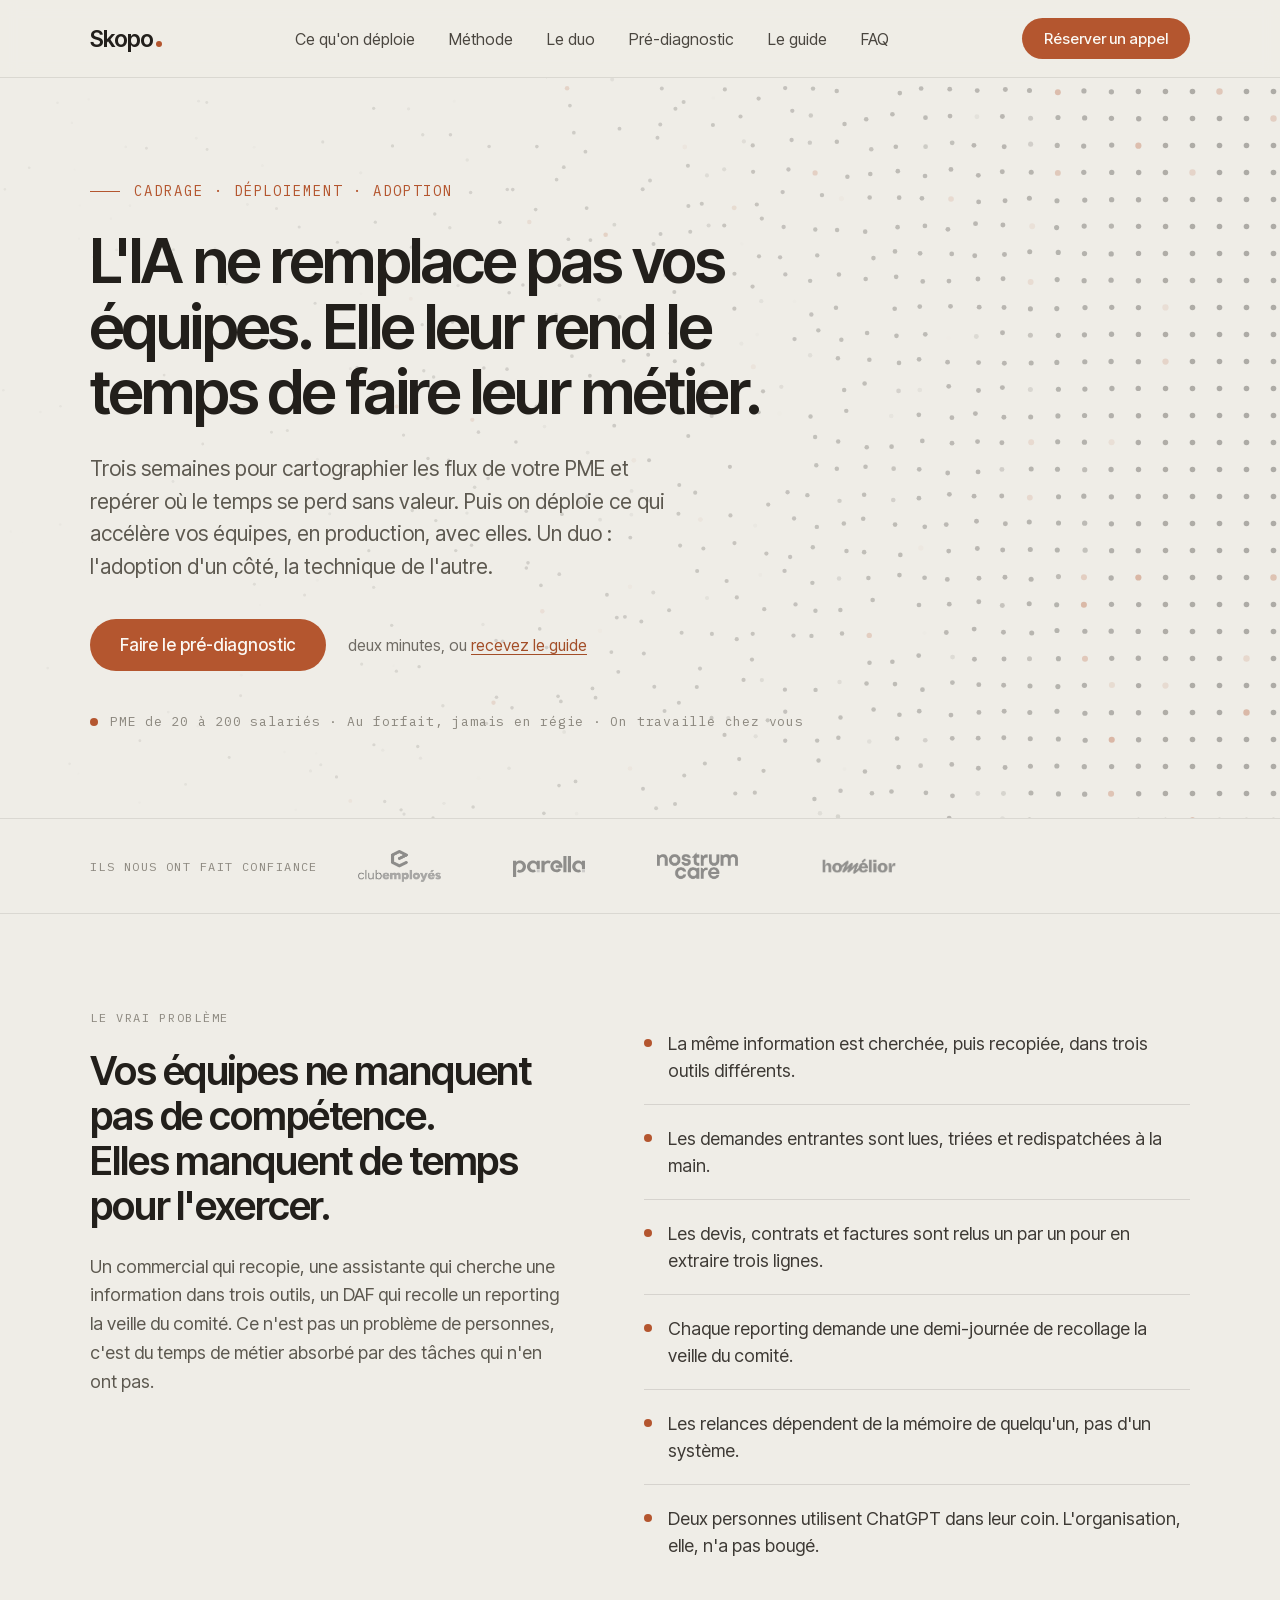
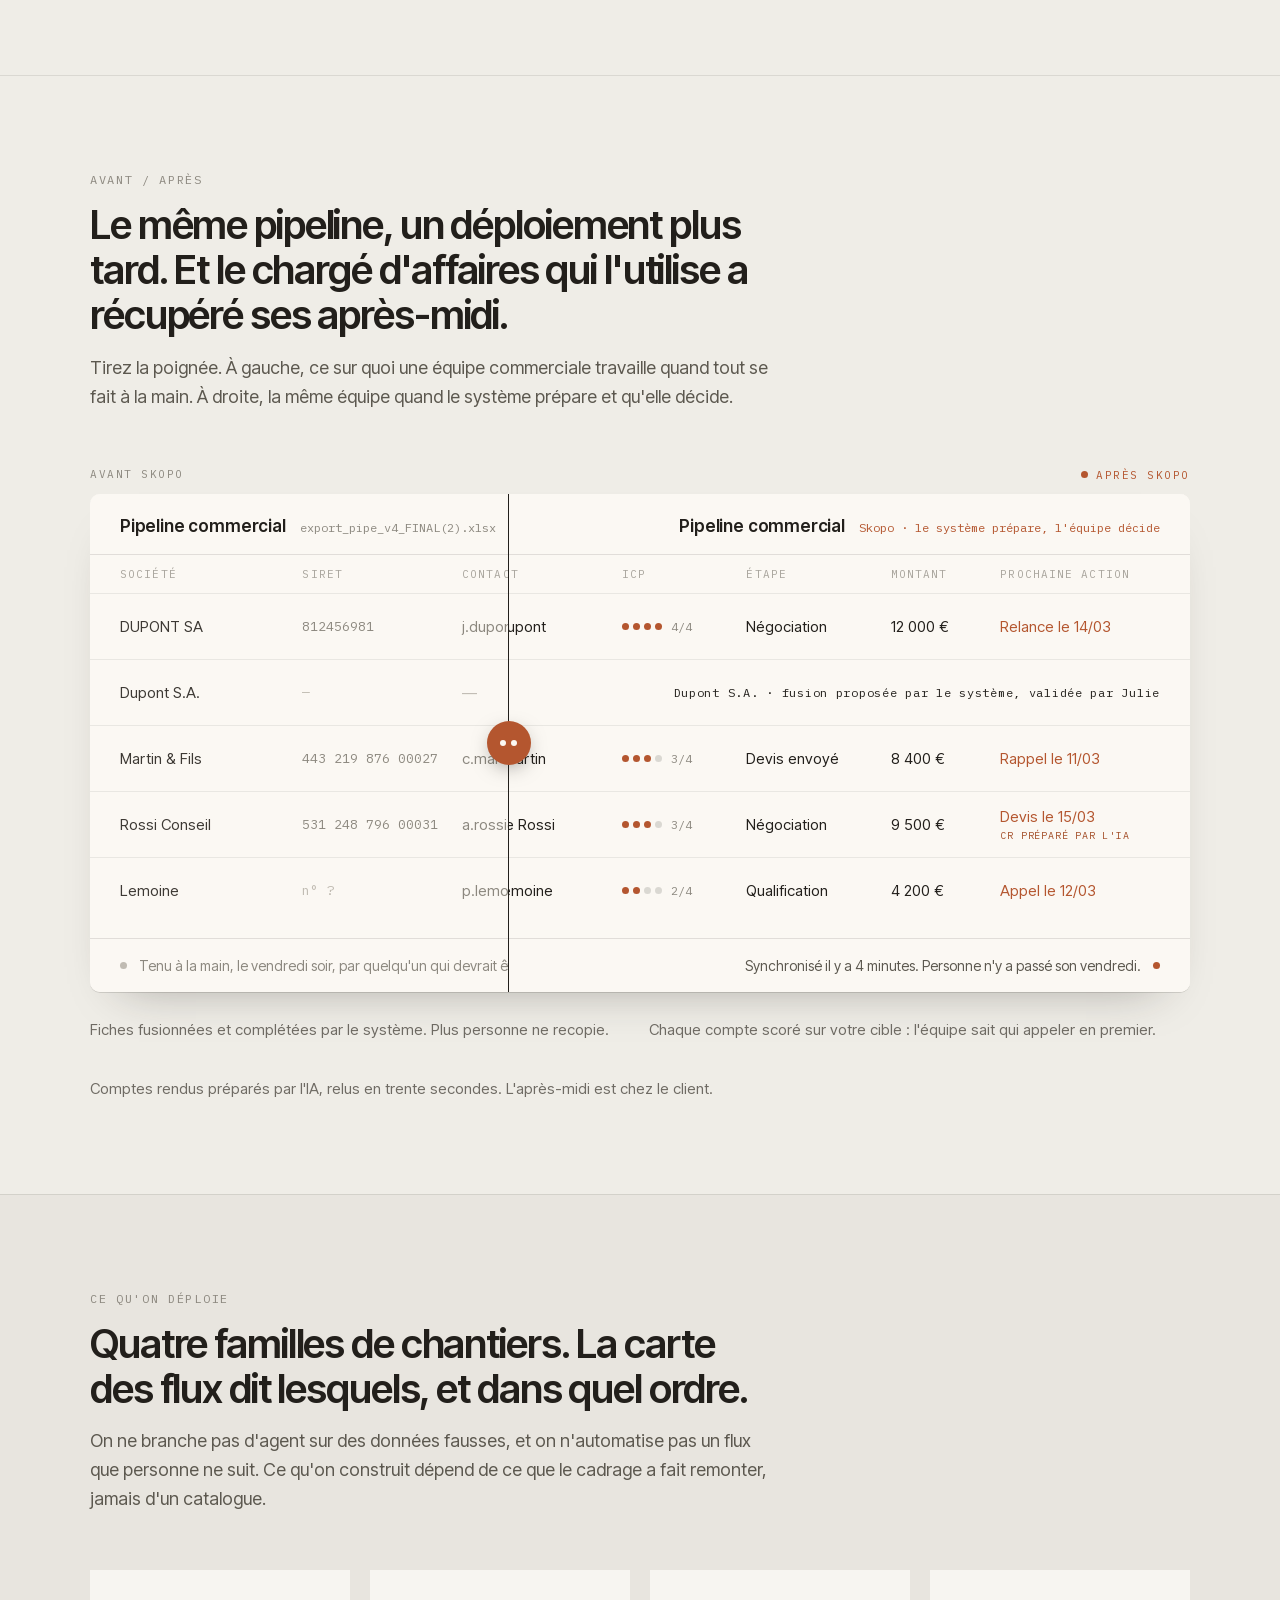
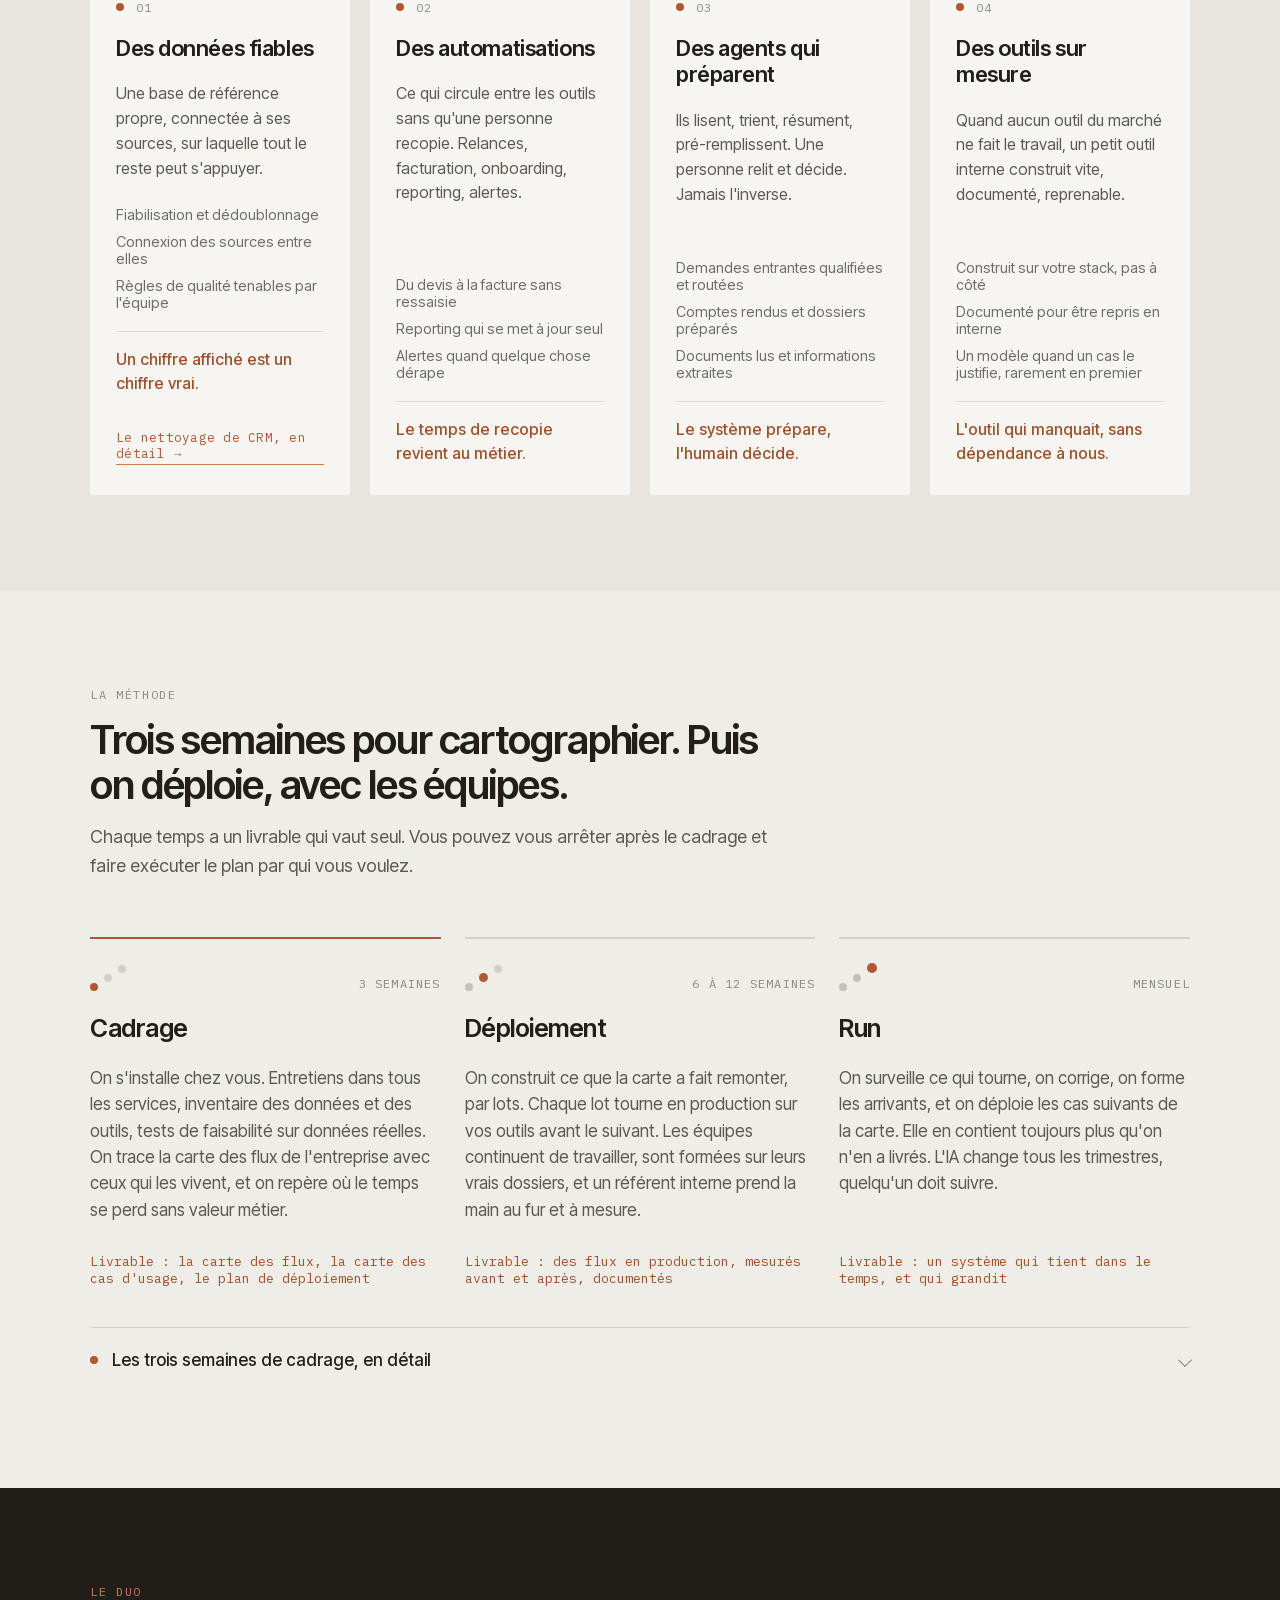
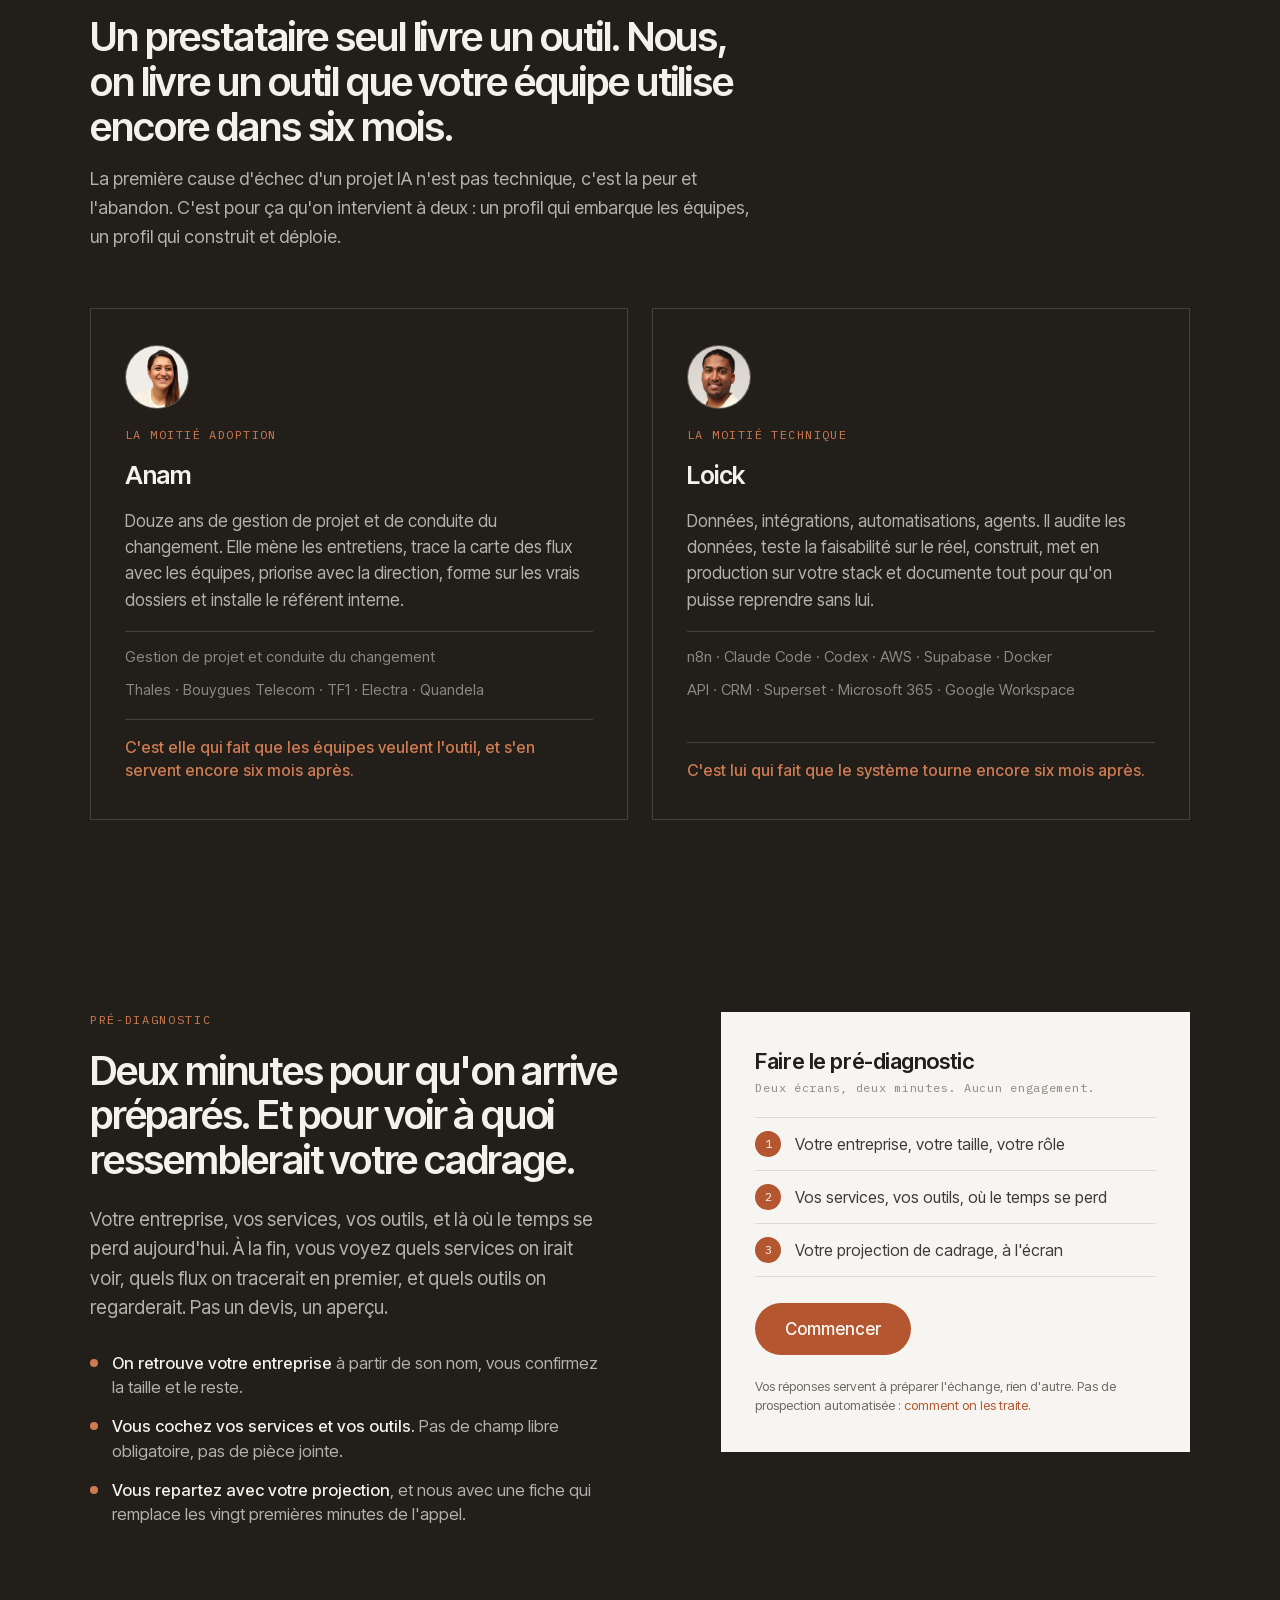
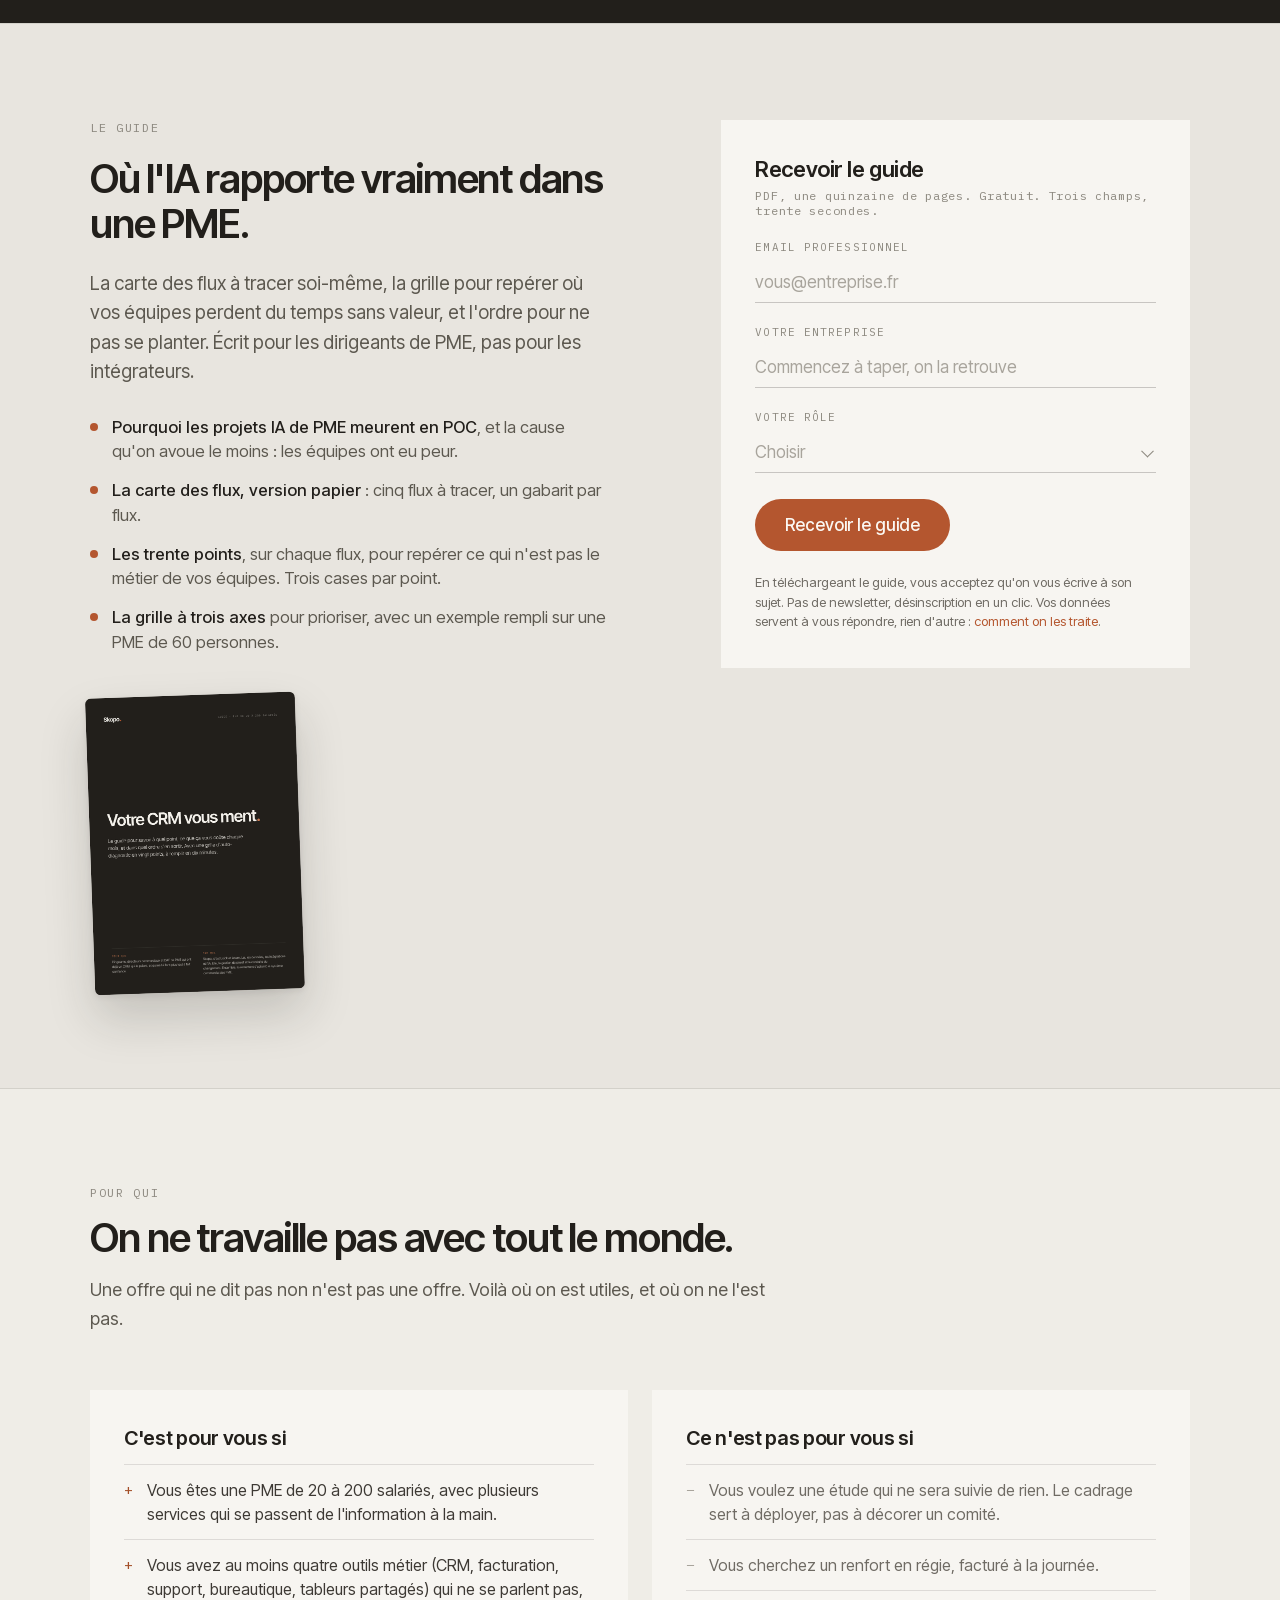
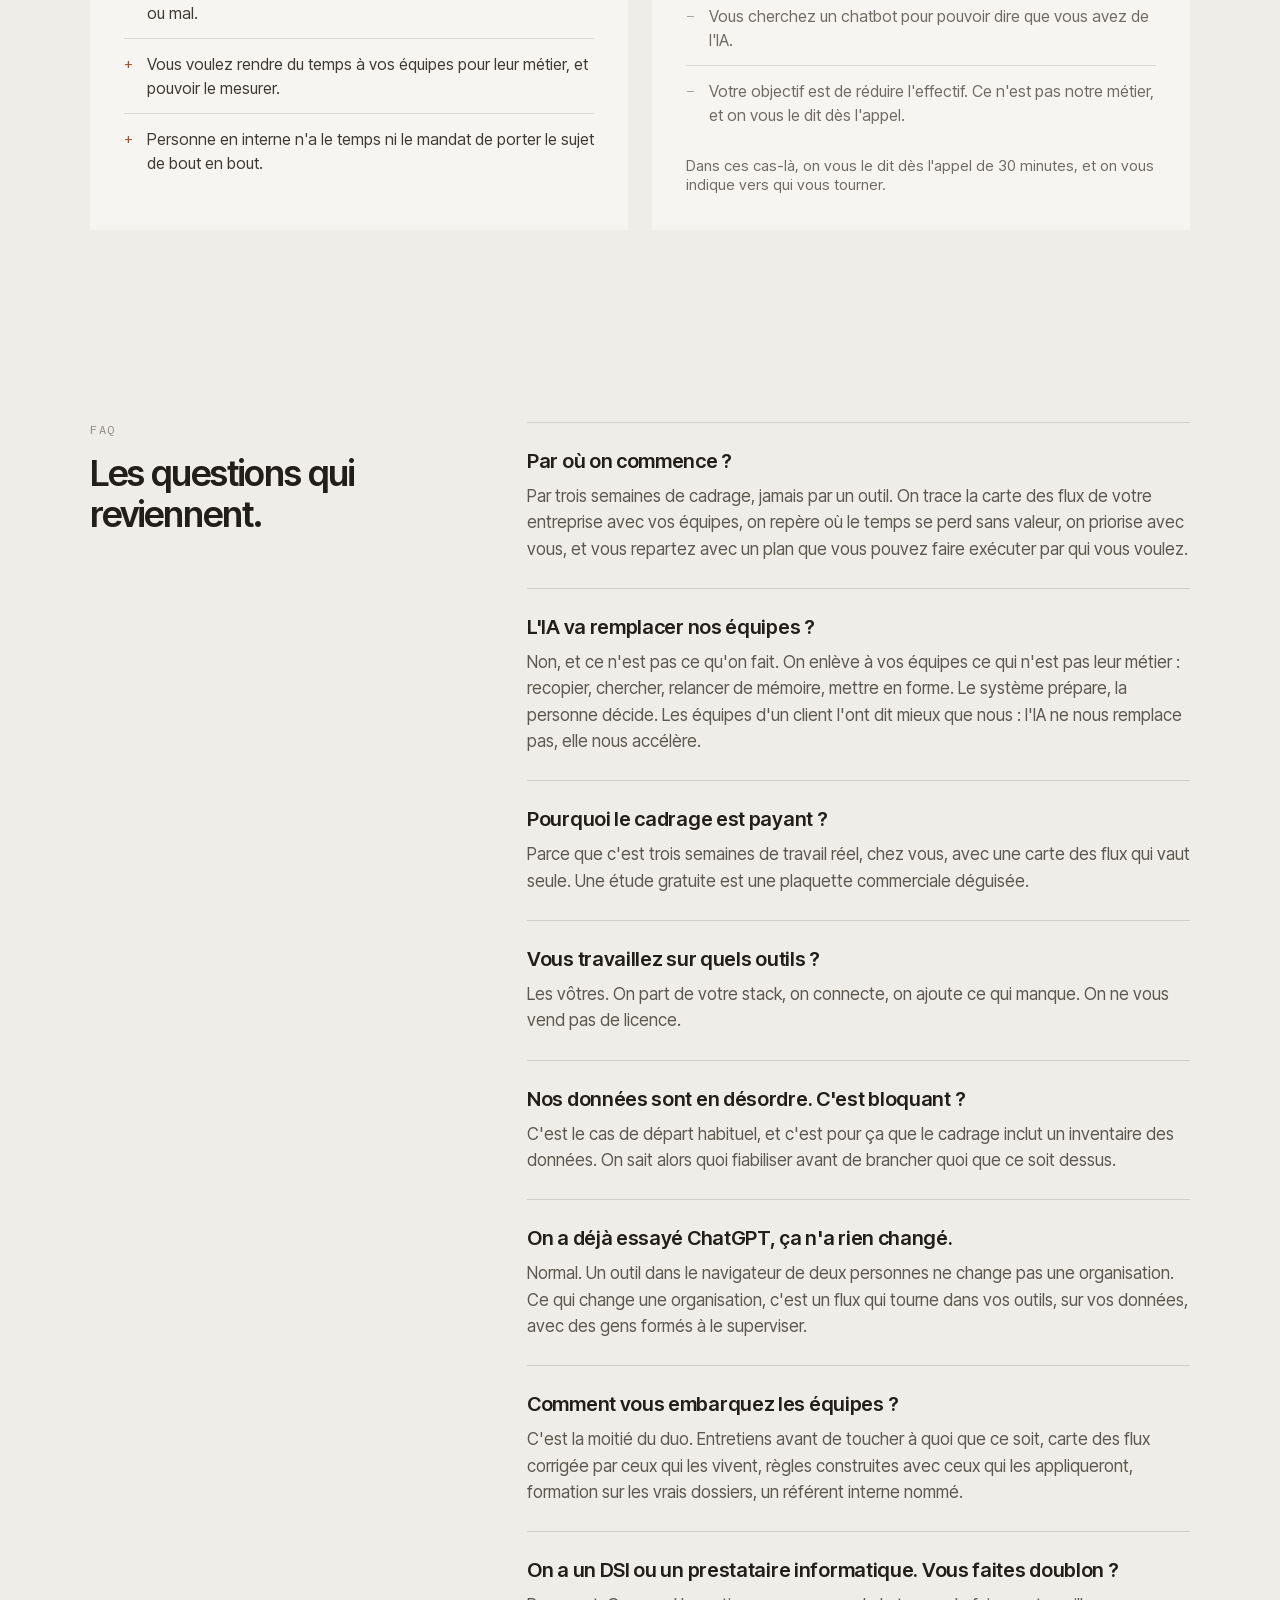
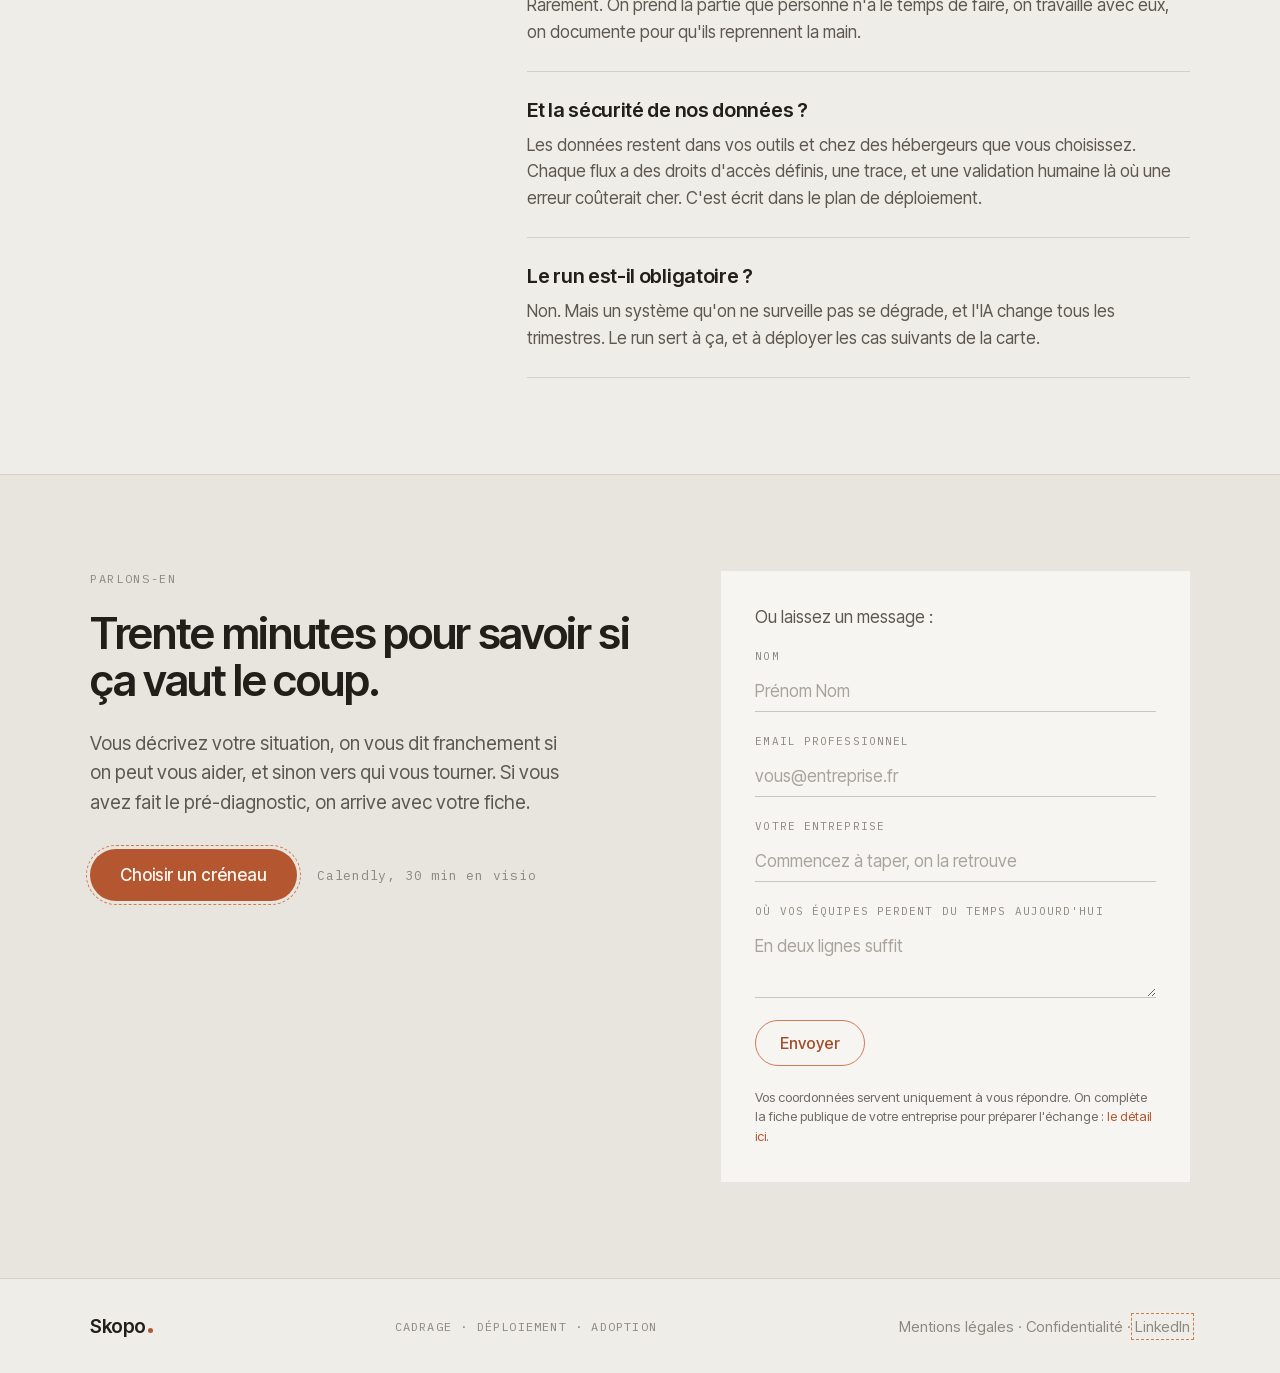
<file: index.html>
<!DOCTYPE html>
<html lang="fr">
<head>
<meta charset="utf-8">
<meta name="viewport" content="width=device-width, initial-scale=1">
<script>document.documentElement.classList.add('js');</script>
<title>Cadrage et déploiement IA pour PME, avec les équipes | Skopo</title>
<meta name="description" content="Trois semaines pour cartographier les flux de votre PME et repérer où vos équipes perdent du temps sans valeur. Puis on déploie ce qui les accélère, en production, avec elles. Un duo : adoption et technique.">
<link rel="canonical" href="https://skopo.fr/">
<meta name="robots" content="index, follow">

<meta property="og:type" content="website">
<meta property="og:site_name" content="Skopo">
<meta property="og:locale" content="fr_FR">
<meta property="og:url" content="https://skopo.fr/">
<meta property="og:title" content="L'IA ne remplace pas vos équipes. Elle leur rend le temps de faire leur métier.">
<meta property="og:description" content="Trois semaines de cadrage pour cartographier vos flux. Puis un déploiement en production, avec vos équipes. Pour les PME de 20 à 200 salariés.">
<meta property="og:image" content="https://skopo.fr/og-skopo.png">
<meta property="og:image:width" content="1200">
<meta property="og:image:height" content="630">
<meta property="og:image:alt" content="Skopo. L'IA ne remplace pas vos équipes, elle leur rend le temps de faire leur métier.">

<meta name="twitter:card" content="summary_large_image">
<meta name="twitter:title" content="Skopo. Cadrage, déploiement, adoption de l'IA en PME">
<meta name="twitter:description" content="Trois semaines de cadrage pour cartographier vos flux. Puis un déploiement en production, avec vos équipes.">
<meta name="twitter:image" content="https://skopo.fr/og-skopo.png">

<link rel="icon" href="favicon.svg" type="image/svg+xml">
<link rel="icon" href="favicon-32.png" sizes="32x32">
<link rel="apple-touch-icon" href="apple-touch-icon.png">
<meta name="theme-color" content="#efede7">

<script type="application/ld+json">
{
  "@context": "https://schema.org",
  "@type": "ProfessionalService",
  "@id": "https://skopo.fr/#organisation",
  "name": "Skopo",
  "url": "https://skopo.fr/",
  "image": "https://skopo.fr/og-skopo.png",
  "logo": "https://skopo.fr/apple-touch-icon.png",
  "description": "Cadrage des cas d'usage IA, cartographie des flux, automatisation et agents en production pour les PME de 20 à 200 salariés. Un duo adoption et technique.",
  "areaServed": { "@type": "Country", "name": "France" },
  "knowsLanguage": "fr",
  "serviceType": ["Cartographie des flux d'entreprise", "Cadrage de cas d'usage IA", "Automatisation de process", "Déploiement d'agents IA", "Fiabilisation de données", "Outils métier sur mesure", "Conduite du changement"],
  "audience": { "@type": "BusinessAudience", "name": "PME de 20 à 200 salariés" }
}
</script>
<script type="application/ld+json">
{
  "@context": "https://schema.org",
  "@type": "WebSite",
  "@id": "https://skopo.fr/#site",
  "url": "https://skopo.fr/",
  "name": "Skopo",
  "inLanguage": "fr-FR",
  "publisher": { "@id": "https://skopo.fr/#organisation" }
}
</script>
<script type="application/ld+json">
{
  "@context": "https://schema.org",
  "@type": "FAQPage",
  "mainEntity": [
    {
      "@type": "Question",
      "name": "Par où on commence ?",
      "acceptedAnswer": { "@type": "Answer", "text": "Par trois semaines de cadrage, jamais par un outil. On trace la carte des flux de votre entreprise avec vos équipes, on repère où le temps se perd sans valeur, on priorise avec vous, et vous repartez avec un plan que vous pouvez faire exécuter par qui vous voulez." }
    },
    {
      "@type": "Question",
      "name": "L'IA va remplacer nos équipes ?",
      "acceptedAnswer": { "@type": "Answer", "text": "Non, et ce n'est pas ce qu'on fait. On enlève à vos équipes ce qui n'est pas leur métier : recopier, chercher, relancer de mémoire, mettre en forme. Le système prépare, la personne décide. Les équipes d'un client l'ont dit mieux que nous : l'IA ne nous remplace pas, elle nous accélère." }
    },
    {
      "@type": "Question",
      "name": "Pourquoi le cadrage est payant ?",
      "acceptedAnswer": { "@type": "Answer", "text": "Parce que c'est trois semaines de travail réel, chez vous, avec une carte des flux qui vaut seule. Une étude gratuite est une plaquette commerciale déguisée." }
    },
    {
      "@type": "Question",
      "name": "Vous travaillez sur quels outils ?",
      "acceptedAnswer": { "@type": "Answer", "text": "Les vôtres. On part de votre stack, on connecte, on ajoute ce qui manque. On ne vous vend pas de licence." }
    },
    {
      "@type": "Question",
      "name": "Nos données sont en désordre. C'est bloquant ?",
      "acceptedAnswer": { "@type": "Answer", "text": "C'est le cas de départ habituel, et c'est pour ça que le cadrage inclut un inventaire des données. On sait alors quoi fiabiliser avant de brancher quoi que ce soit dessus." }
    },
    {
      "@type": "Question",
      "name": "On a déjà essayé ChatGPT, ça n'a rien changé.",
      "acceptedAnswer": { "@type": "Answer", "text": "Normal. Un outil dans le navigateur de deux personnes ne change pas une organisation. Ce qui change une organisation, c'est un flux qui tourne dans vos outils, sur vos données, avec des gens formés à le superviser." }
    },
    {
      "@type": "Question",
      "name": "Comment vous embarquez les équipes ?",
      "acceptedAnswer": { "@type": "Answer", "text": "C'est la moitié du duo. Entretiens avant de toucher à quoi que ce soit, carte des flux corrigée par ceux qui les vivent, règles construites avec ceux qui les appliqueront, formation sur les vrais dossiers, un référent interne nommé." }
    },
    {
      "@type": "Question",
      "name": "On a un DSI ou un prestataire informatique. Vous faites doublon ?",
      "acceptedAnswer": { "@type": "Answer", "text": "Rarement. On prend la partie que personne n'a le temps de faire, on travaille avec eux, on documente pour qu'ils reprennent la main." }
    },
    {
      "@type": "Question",
      "name": "Et la sécurité de nos données ?",
      "acceptedAnswer": { "@type": "Answer", "text": "Les données restent dans vos outils et chez des hébergeurs que vous choisissez. Chaque flux a des droits d'accès définis, une trace, et une validation humaine là où une erreur coûterait cher. C'est écrit dans le plan de déploiement." }
    },
    {
      "@type": "Question",
      "name": "Le run est-il obligatoire ?",
      "acceptedAnswer": { "@type": "Answer", "text": "Non. Mais un système qu'on ne surveille pas se dégrade, et l'IA change tous les trimestres. Le run sert à ça, et à déployer les cas suivants de la carte." }
    }
  ]
}
</script>
<link rel="preload" as="font" type="font/woff2" href="assets/fonts/inter-tight-600-latin.woff2" crossorigin>
<link rel="preload" as="font" type="font/woff2" href="assets/fonts/inter-tight-400-latin.woff2" crossorigin>
<link rel="stylesheet" href="assets/fonts/fonts.css">
<link rel="stylesheet" href="assets/skopo.css">
</head>
<body>

  <header class="nav">
    <div class="container nav-inner">
      <a href="./" class="brand" aria-label="Skopo, accueil">
        <span class="brand-name">Skopo</span>
        <span class="brand-dot"></span>
      </a>
      <nav class="nav-links" aria-label="Navigation principale">
        <a href="#offre">Ce qu'on déploie</a>
        <a href="#methode">Méthode</a>
        <a href="#duo">Le duo</a>
        <a href="#pre-diagnostic">Pré-diagnostic</a>
        <a href="#guide">Le guide</a>
        <a href="#faq">FAQ</a>
      </nav>
      <a href="#rdv" class="nav-cta">Réserver un appel</a>
    </div>
  </header>

  <section class="hero">
    <canvas class="hero-canvas" data-skopo-hero aria-hidden="true"></canvas>
    <div class="container hero-inner">
      <div class="hero-content">
        <div class="hero-tag" data-reveal>
          <span class="hero-tag-line"></span>
          <span>Cadrage · Déploiement · Adoption</span>
        </div>
        <h1 data-reveal style="--d:.08s">L'IA ne remplace pas vos équipes. Elle leur rend le temps de faire leur métier.</h1>
        <p class="hero-sub" data-reveal style="--d:.16s">Trois semaines pour cartographier les flux de votre PME et repérer où le temps se perd sans valeur. Puis on déploie ce qui accélère vos équipes, en production, avec elles. Un duo&nbsp;: l'adoption d'un côté, la technique de l'autre.</p>
        <div class="hero-cta-row" data-reveal style="--d:.24s">
          <a href="pre-diagnostic/" class="btn">Faire le pré-diagnostic</a>
          <span class="hero-cta-note">deux minutes, ou <a class="hero-cta-alt" href="#guide">recevez le guide</a></span>
        </div>
        <div class="hero-diag" data-reveal style="--d:.32s">
          <span class="dot"></span>
          <span>PME de 20 à 200 salariés · Au forfait, jamais en régie · On travaille chez vous</span>
        </div>
      </div>
    </div>
  </section>

  <section class="logos" aria-label="Références clients">
    <div class="container logos-inner" data-reveal>
      <span class="logos-label">Ils nous ont fait confiance</span>
      <div class="logos-row">
        <img src="logos/club-employes.png" alt="Logo Club Employés, client de Skopo" width="84" height="32" loading="lazy" decoding="async" style="height:32px;">
        <img src="logos/parella.svg" alt="Logo Parella, client de Skopo" width="72" height="21" loading="lazy" decoding="async" style="height:21px;">
        <img src="logos/nostrum-care.png" alt="Logo Nostrum Care, client de Skopo" width="81" height="28" loading="lazy" decoding="async" style="height:28px;">
        <img src="logos/homelior.webp" alt="Logo Homélior, client de Skopo" width="98" height="38" loading="lazy" decoding="async" style="height:38px;">
      </div>
    </div>
  </section>

  <section class="container probleme">
    <div class="probleme-grid">
      <div class="probleme-head" data-reveal>
        <div class="kicker">Le vrai problème</div>
        <h2>Vos équipes ne manquent pas de compétence. Elles manquent de temps pour l'exercer.</h2>
        <p class="probleme-lead">Un commercial qui recopie, une assistante qui cherche une information dans trois outils, un DAF qui recolle un reporting la veille du comité. Ce n'est pas un problème de personnes, c'est du temps de métier absorbé par des tâches qui n'en ont pas.</p>
      </div>
      <div class="pain-list">
        <div class="pain" data-reveal><span class="dot"></span><span>La même information est cherchée, puis recopiée, dans trois outils différents.</span></div>
        <div class="pain" data-reveal style="--d:.07s"><span class="dot"></span><span>Les demandes entrantes sont lues, triées et redispatchées à la main.</span></div>
        <div class="pain" data-reveal style="--d:.14s"><span class="dot"></span><span>Les devis, contrats et factures sont relus un par un pour en extraire trois lignes.</span></div>
        <div class="pain" data-reveal style="--d:.21s"><span class="dot"></span><span>Chaque reporting demande une demi-journée de recollage la veille du comité.</span></div>
        <div class="pain" data-reveal style="--d:.28s"><span class="dot"></span><span>Les relances dépendent de la mémoire de quelqu'un, pas d'un système.</span></div>
        <div class="pain" data-reveal style="--d:.35s"><span class="dot"></span><span>Deux personnes utilisent ChatGPT dans leur coin. L'organisation, elle, n'a pas bougé.</span></div>
      </div>
    </div>
  </section>

  <section id="avant-apres" class="ba">
    <div class="container ba-inner">
      <div class="section-head" data-reveal>
        <div class="kicker">Avant / Après</div>
        <h2>Le même pipeline, un déploiement plus tard. Et le chargé d'affaires qui l'utilise a récupéré ses après-midi.</h2>
        <p>Tirez la poignée. À gauche, ce sur quoi une équipe commerciale travaille quand tout se fait à la main. À droite, la même équipe quand le système prépare et qu'elle décide.</p>
      </div>

      <div class="ba-labels" data-reveal>
        <span class="ba-label-avant">Avant Skopo</span>
        <span class="ba-label-apres"><span class="dot"></span>Après Skopo</span>
      </div>

      <div class="ba-frame" data-ba-root data-reveal="fade" style="--d:.08s">

        <div class="ba-panel">
          <div class="ba-head">
            <span class="ba-head-title">Pipeline commercial</span>
            <span class="ba-head-note">export_pipe_v4_FINAL(2).xlsx</span>
          </div>
          <div class="ba-cols">
            <span class="ba-c-soc">Société</span><span class="ba-c-siret">SIRET</span><span class="ba-c-contact">Contact</span><span class="ba-c-icp">ICP</span><span class="ba-c-etape">Étape</span><span class="ba-c-montant">Montant</span><span class="ba-c-next">Prochaine action</span>
          </div>
          <div class="ba-row">
            <span class="ba-c-soc">DUPONT SA</span><span class="ba-c-siret ba-mono">812456981</span><span class="ba-c-contact ba-soft">j.dupont@</span><span class="ba-c-icp ba-mono ba-empty">—</span><span class="ba-c-etape">En cours</span><span class="ba-c-montant">12 000</span><span class="ba-c-next ba-empty">—</span>
          </div>
          <div class="ba-row">
            <span class="ba-c-soc">Dupont S.A.</span><span class="ba-c-siret ba-mono ba-empty">—</span><span class="ba-c-contact ba-empty">—</span><span class="ba-c-icp ba-mono ba-empty">—</span><span class="ba-c-etape">relance ?</span><span class="ba-c-montant">12000€</span><span class="ba-c-next">rappeler</span>
          </div>
          <div class="ba-row">
            <span class="ba-c-soc">Martin &amp; Fils</span><span class="ba-c-siret ba-mono">443 219 876 00027</span><span class="ba-c-contact ba-soft">c.martin</span><span class="ba-c-icp ba-mono ba-empty">—</span><span class="ba-c-etape">Devis envoyé</span><span class="ba-c-montant ba-empty">—</span><span class="ba-c-next">semaine pro</span>
          </div>
          <div class="ba-row">
            <span class="ba-c-soc">Rossi Conseil</span><span class="ba-c-siret ba-mono">531 248 796 00031</span><span class="ba-c-contact ba-soft">a.rossi@</span><span class="ba-c-icp ba-mono ba-empty">—</span><span class="ba-c-etape">En cours</span><span class="ba-c-montant">9 500</span><span class="ba-c-next ba-soft">CR dans mes mails</span>
          </div>
          <div class="ba-row">
            <span class="ba-c-soc">Lemoine</span><span class="ba-c-siret ba-mono ba-empty">n° ?</span><span class="ba-c-contact ba-soft">p.lemoine@gmai</span><span class="ba-c-icp ba-mono ba-empty">—</span><span class="ba-c-etape ba-empty">?</span><span class="ba-c-montant ba-empty">n/a</span><span class="ba-c-next ba-empty">—</span>
          </div>
          <div class="ba-foot">
            <span class="ba-foot-dot"></span>
            <span>Tenu à la main, le vendredi soir, par quelqu'un qui devrait être chez ses clients.</span>
          </div>
        </div>

        <div class="ba-panel ba-panel--after" data-ba-after>
          <div class="ba-head">
            <span class="ba-head-title">Pipeline commercial</span>
            <span class="ba-head-note">Skopo · le système prépare, l'équipe décide</span>
          </div>
          <div class="ba-cols">
            <span class="ba-c-soc">Société</span><span class="ba-c-siret">SIRET</span><span class="ba-c-contact">Contact</span><span class="ba-c-icp">ICP</span><span class="ba-c-etape">Étape</span><span class="ba-c-montant">Montant</span><span class="ba-c-next">Prochaine action</span>
          </div>
          <div class="ba-row">
            <span class="ba-c-soc ba-strong">Dupont SA</span><span class="ba-c-siret ba-mono">812 456 981 00014</span><span class="ba-c-contact">Julie Dupont</span><span class="ba-c-icp ba-icp"><span class="ba-icp-dots"><span class="on"></span><span class="on"></span><span class="on"></span><span class="on"></span></span><span class="ba-icp-score">4/4</span></span><span class="ba-c-etape">Négociation</span><span class="ba-c-montant">12 000 €</span><span class="ba-c-next ba-next">Relance le 14/03</span>
          </div>
          <div class="ba-row ba-row--merge">
            <span class="ba-merge-note">Dupont S.A. · fusion proposée par le système, validée par Julie</span>
          </div>
          <div class="ba-row">
            <span class="ba-c-soc ba-strong">Martin &amp; Fils</span><span class="ba-c-siret ba-mono">443 219 876 00027</span><span class="ba-c-contact">Claire Martin</span><span class="ba-c-icp ba-icp"><span class="ba-icp-dots"><span class="on"></span><span class="on"></span><span class="on"></span><span></span></span><span class="ba-icp-score">3/4</span></span><span class="ba-c-etape">Devis envoyé</span><span class="ba-c-montant">8 400 €</span><span class="ba-c-next ba-next">Rappel le 11/03</span>
          </div>
          <div class="ba-row">
            <span class="ba-c-soc ba-strong">Rossi Conseil</span><span class="ba-c-siret ba-mono">531 248 796 00031</span><span class="ba-c-contact">Antoine Rossi</span><span class="ba-c-icp ba-icp"><span class="ba-icp-dots"><span class="on"></span><span class="on"></span><span class="on"></span><span></span></span><span class="ba-icp-score">3/4</span></span><span class="ba-c-etape">Négociation</span><span class="ba-c-montant">9 500 €</span><span class="ba-c-next ba-next">Devis le 15/03<span class="ba-tag-ia">CR préparé par l'IA</span></span>
          </div>
          <div class="ba-row">
            <span class="ba-c-soc ba-strong">Lemoine Habitat</span><span class="ba-c-siret ba-mono">529 831 447 00019</span><span class="ba-c-contact">Paul Lemoine</span><span class="ba-c-icp ba-icp"><span class="ba-icp-dots"><span class="on"></span><span class="on"></span><span></span><span></span></span><span class="ba-icp-score">2/4</span></span><span class="ba-c-etape">Qualification</span><span class="ba-c-montant">4 200 €</span><span class="ba-c-next ba-next">Appel le 12/03</span>
          </div>
          <div class="ba-foot">
            <span class="ba-foot-dot"></span>
            <span>Synchronisé il y a 4 minutes. Personne n'y a passé son vendredi.</span>
          </div>
        </div>

        <div class="ba-handle" data-ba-handle>
          <div class="ba-grip"><span></span><span></span></div>
        </div>
      </div>

      <div class="ba-legend" data-reveal>
        <span>Fiches fusionnées et complétées par le système. Plus personne ne recopie.</span>
        <span>Chaque compte scoré sur votre cible&nbsp;: l'équipe sait qui appeler en premier.</span>
        <span>Comptes rendus préparés par l'IA, relus en trente secondes. L'après-midi est chez le client.</span>
      </div>
    </div>
  </section>

  <section id="offre" class="offre">
    <div class="container offre-inner">
      <div class="section-head" data-reveal>
        <div class="kicker">Ce qu'on déploie</div>
        <h2>Quatre familles de chantiers. La carte des flux dit lesquels, et dans quel ordre.</h2>
        <p>On ne branche pas d'agent sur des données fausses, et on n'automatise pas un flux que personne ne suit. Ce qu'on construit dépend de ce que le cadrage a fait remonter, jamais d'un catalogue.</p>
      </div>
      <div class="cards cards--4">
        <div class="card" data-reveal>
          <div class="card-tag"><span class="dot"></span><span class="card-num">01</span></div>
          <h3>Des données fiables</h3>
          <p>Une base de référence propre, connectée à ses sources, sur laquelle tout le reste peut s'appuyer.</p>
          <div class="card-points">
            <span>Fiabilisation et dédoublonnage</span>
            <span>Connexion des sources entre elles</span>
            <span>Règles de qualité tenables par l'équipe</span>
          </div>
          <div class="card-result">Un chiffre affiché est un chiffre vrai.</div>
          <a class="card-lien" href="nettoyage-crm/">Le nettoyage de CRM, en détail</a>
        </div>
        <div class="card" data-reveal style="--d:.08s">
          <div class="card-tag"><span class="dot"></span><span class="card-num">02</span></div>
          <h3>Des automatisations</h3>
          <p>Ce qui circule entre les outils sans qu'une personne recopie. Relances, facturation, onboarding, reporting, alertes.</p>
          <div class="card-points">
            <span>Du devis à la facture sans ressaisie</span>
            <span>Reporting qui se met à jour seul</span>
            <span>Alertes quand quelque chose dérape</span>
          </div>
          <div class="card-result">Le temps de recopie revient au métier.</div>
        </div>
        <div class="card" data-reveal style="--d:.16s">
          <div class="card-tag"><span class="dot"></span><span class="card-num">03</span></div>
          <h3>Des agents qui préparent</h3>
          <p>Ils lisent, trient, résument, pré-remplissent. Une personne relit et décide. Jamais l'inverse.</p>
          <div class="card-points">
            <span>Demandes entrantes qualifiées et routées</span>
            <span>Comptes rendus et dossiers préparés</span>
            <span>Documents lus et informations extraites</span>
          </div>
          <div class="card-result">Le système prépare, l'humain décide.</div>
        </div>
        <div class="card" data-reveal style="--d:.24s">
          <div class="card-tag"><span class="dot"></span><span class="card-num">04</span></div>
          <h3>Des outils sur mesure</h3>
          <p>Quand aucun outil du marché ne fait le travail, un petit outil interne construit vite, documenté, reprenable.</p>
          <div class="card-points">
            <span>Construit sur votre stack, pas à côté</span>
            <span>Documenté pour être repris en interne</span>
            <span>Un modèle quand un cas le justifie, rarement en premier</span>
          </div>
          <div class="card-result">L'outil qui manquait, sans dépendance à nous.</div>
        </div>
      </div>
    </div>
  </section>

  <section id="methode" class="container methode-inner">
    <div class="section-head" data-reveal>
      <div class="kicker">La méthode</div>
      <h2>Trois semaines pour cartographier. Puis on déploie, avec les équipes.</h2>
      <p>Chaque temps a un livrable qui vaut seul. Vous pouvez vous arrêter après le cadrage et faire exécuter le plan par qui vous voulez.</p>
    </div>
    <div class="steps">
      <div class="step is-active" data-reveal>
        <div class="step-meta">
          <span class="step-dots">
            <span class="on"></span>
            <span class="lvl-2"></span>
            <span class="lvl-3"></span>
          </span>
          <span class="step-duree">3 semaines</span>
        </div>
        <h3>Cadrage</h3>
        <p>On s'installe chez vous. Entretiens dans tous les services, inventaire des données et des outils, tests de faisabilité sur données réelles. On trace la carte des flux de l'entreprise avec ceux qui les vivent, et on repère où le temps se perd sans valeur métier.</p>
        <div class="step-prix">Livrable&nbsp;: la carte des flux, la carte des cas d'usage, le plan de déploiement</div>
      </div>
      <div class="step" data-reveal style="--d:.1s">
        <div class="step-meta">
          <span class="step-dots">
            <span class="off-strong"></span>
            <span class="on size-9 lvl-2"></span>
            <span class="lvl-3"></span>
          </span>
          <span class="step-duree">6 à 12 semaines</span>
        </div>
        <h3>Déploiement</h3>
        <p>On construit ce que la carte a fait remonter, par lots. Chaque lot tourne en production sur vos outils avant le suivant. Les équipes continuent de travailler, sont formées sur leurs vrais dossiers, et un référent interne prend la main au fur et à mesure.</p>
        <div class="step-prix">Livrable&nbsp;: des flux en production, mesurés avant et après, documentés</div>
      </div>
      <div class="step" data-reveal style="--d:.2s">
        <div class="step-meta">
          <span class="step-dots">
            <span class="off-strong"></span>
            <span class="off-strong lvl-2"></span>
            <span class="on size-10 lvl-3"></span>
          </span>
          <span class="step-duree">Mensuel</span>
        </div>
        <h3>Run</h3>
        <p>On surveille ce qui tourne, on corrige, on forme les arrivants, et on déploie les cas suivants de la carte. Elle en contient toujours plus qu'on n'en a livrés. L'IA change tous les trimestres, quelqu'un doit suivre.</p>
        <div class="step-prix">Livrable&nbsp;: un système qui tient dans le temps, et qui grandit</div>
      </div>
    </div>

    <details class="cadrage-detail" data-reveal>
      <summary><span class="dot"></span><span>Les trois semaines de cadrage, en détail</span></summary>
      <div class="cadrage-grid">
        <div class="cadrage-week">
          <div class="cadrage-when">Semaine 1</div>
          <h4>Comprendre</h4>
          <p><strong>Anam</strong> mène huit à quinze entretiens individuels, dans tous les services, et observe les postes de travail. Le message d'entrée est toujours le même&nbsp;: on vient comprendre votre métier, pas le noter.</p>
          <p><strong>Loick</strong> obtient les accès, inventorie les outils, exporte et audite les données, et trace un premier brouillon des flux.</p>
        </div>
        <div class="cadrage-week">
          <div class="cadrage-when">Semaine 2</div>
          <h4>Cartographier et tester</h4>
          <p><strong>Anam</strong> formalise la carte des flux et la fait corriger par les équipes en atelier. C'est leur entreprise, elles savent où ça coince.</p>
          <p><strong>Loick</strong> teste la faisabilité des trois à cinq cas les plus prometteurs, sur vos données réelles, une journée par cas.</p>
        </div>
        <div class="cadrage-week">
          <div class="cadrage-when">Semaine 3</div>
          <h4>Prioriser et planifier</h4>
          <p><strong>Anam</strong> priorise avec la direction, écrit le plan d'adoption et identifie le référent interne.</p>
          <p><strong>Loick</strong> fixe l'architecture cible, choisit les briques et écrit le plan de déploiement. Restitution à deux, en présence de la direction.</p>
        </div>
      </div>
    </details>
  </section>

  <section id="duo" class="duo">
    <div class="container duo-inner">
      <div class="duo-head" data-reveal>
        <div class="kicker">Le duo</div>
        <h2>Un prestataire seul livre un outil. Nous, on livre un outil que votre équipe utilise encore dans six mois.</h2>
        <p class="duo-lead">La première cause d'échec d'un projet IA n'est pas technique, c'est la peur et l'abandon. C'est pour ça qu'on intervient à deux&nbsp;: un profil qui embarque les équipes, un profil qui construit et déploie.</p>
      </div>
      <div class="duo-cards">
        <div class="duo-card" data-reveal>
          <div class="duo-avatar"><img src="photo-anam.jpg" alt="Anam" width="64" height="64" loading="lazy"></div>
          <div class="duo-role">La moitié adoption</div>
          <h3>Anam</h3>
          <p>Douze ans de gestion de projet et de conduite du changement. Elle mène les entretiens, trace la carte des flux avec les équipes, priorise avec la direction, forme sur les vrais dossiers et installe le référent interne.</p>
          <div class="duo-points">
            <span>Gestion de projet et conduite du changement</span>
            <span>Thales · Bouygues Telecom · TF1 · Electra · Quandela</span>
          </div>
          <div class="duo-punch">C'est elle qui fait que les équipes veulent l'outil, et s'en servent encore six mois après.</div>
        </div>
        <div class="duo-card" data-reveal style="--d:.1s">
          <div class="duo-avatar"><img src="photo-loick.jpg" alt="Loick" width="64" height="64" loading="lazy"></div>
          <div class="duo-role">La moitié technique</div>
          <h3>Loick</h3>
          <p>Données, intégrations, automatisations, agents. Il audite les données, teste la faisabilité sur le réel, construit, met en production sur votre stack et documente tout pour qu'on puisse reprendre sans lui.</p>
          <div class="duo-points">
            <span>n8n · Claude Code · Codex · AWS · Supabase · Docker</span>
            <span>API · CRM · Superset · Microsoft 365 · Google Workspace</span>
          </div>
          <div class="duo-punch">C'est lui qui fait que le système tourne encore six mois après.</div>
        </div>
      </div>
    </div>
  </section>

  <!-- Section cas client : mise de côté dans _cas-client.html tant qu'il n'y a
       pas de verbatim autorisé (voir 03-preuves.md). Candidats : Parella (cadrage,
       et la phrase des équipes sur l'accélération), Club Employés (déploiement).
       La réinsérer ici, entre le duo et le pré-diagnostic, une fois l'accord obtenu. -->

  <section id="pre-diagnostic" class="prediag">
    <div class="container prediag-inner">
      <div class="prediag-content" data-reveal>
        <div class="kicker">Pré-diagnostic</div>
        <h2>Deux minutes pour qu'on arrive préparés. Et pour voir à quoi ressemblerait votre cadrage.</h2>
        <p class="prediag-lead">Votre entreprise, vos services, vos outils, et là où le temps se perd aujourd'hui. À la fin, vous voyez quels services on irait voir, quels flux on tracerait en premier, et quels outils on regarderait. Pas un devis, un aperçu.</p>
        <ul class="guide-points">
          <li><span class="dot"></span><span><strong>On retrouve votre entreprise</strong> à partir de son nom, vous confirmez la taille et le reste.</span></li>
          <li><span class="dot"></span><span><strong>Vous cochez vos services et vos outils.</strong> Pas de champ libre obligatoire, pas de pièce jointe.</span></li>
          <li><span class="dot"></span><span><strong>Vous repartez avec votre projection</strong>, et nous avec une fiche qui remplace les vingt premières minutes de l'appel.</span></li>
        </ul>
      </div>
      <div class="prediag-side" data-reveal style="--d:.12s">
        <div class="prediag-card">
          <div class="guide-form-head">
            <span class="guide-form-title">Faire le pré-diagnostic</span>
            <span class="guide-form-sub">Deux écrans, deux minutes. Aucun engagement.</span>
          </div>
          <ol class="prediag-steps">
            <li><span class="prediag-num">1</span><span>Votre entreprise, votre taille, votre rôle</span></li>
            <li><span class="prediag-num">2</span><span>Vos services, vos outils, où le temps se perd</span></li>
            <li><span class="prediag-num">3</span><span>Votre projection de cadrage, à l'écran</span></li>
          </ol>
          <a href="pre-diagnostic/" class="btn guide-submit">Commencer</a>
          <p class="guide-consent">Vos réponses servent à préparer l'échange, rien d'autre. Pas de prospection automatisée&nbsp;: <a href="confidentialite/">comment on les traite</a>.</p>
        </div>
      </div>
    </div>
  </section>

  <section id="guide" class="guide">
    <div class="container guide-inner">
      <div class="guide-content" data-reveal>
        <div class="kicker">Le guide</div>
        <h2>Où l'IA rapporte vraiment dans une PME.</h2>
        <p class="guide-lead">La carte des flux à tracer soi-même, la grille pour repérer où vos équipes perdent du temps sans valeur, et l'ordre pour ne pas se planter. Écrit pour les dirigeants de PME, pas pour les intégrateurs.</p>
        <ul class="guide-points">
          <li><span class="dot"></span><span><strong>Pourquoi les projets IA de PME meurent en POC</strong>, et la cause qu'on avoue le moins&nbsp;: les équipes ont eu peur.</span></li>
          <li><span class="dot"></span><span><strong>La carte des flux, version papier</strong>&nbsp;: cinq flux à tracer, un gabarit par flux.</span></li>
          <li><span class="dot"></span><span><strong>Les trente points</strong>, sur chaque flux, pour repérer ce qui n'est pas le métier de vos équipes. Trois cases par point.</span></li>
          <li><span class="dot"></span><span><strong>La grille à trois axes</strong> pour prioriser, avec un exemple rempli sur une PME de 60 personnes.</span></li>
        </ul>
        <!-- TODO : nouvelle couverture pour le nouveau guide (guide-cover.png est celle du guide CRM). -->
        <figure class="guide-cover" aria-hidden="true">
          <img src="guide-cover.png" alt="" width="794" height="1123" loading="lazy">
        </figure>
      </div>

      <!-- Formulaire de téléchargement. Le JS recherche l'entreprise via l'API Recherche
           d'entreprises (data.gouv, sans clé) et joint SIREN, SIRET, effectif, NAF, etc. au lead.
           TODO: renseigner GUIDE_ENDPOINT dans assets/skopo.js (webhook n8n) pour recevoir les leads.
           TODO: produire le PDF du nouveau guide (voir ebook/), le lien ci-dessous pointe encore sur l'ancien. -->
      <div class="guide-side" data-reveal style="--d:.12s">
      <form class="guide-form" id="guide-form" method="post" action="#" novalidate>
        <div class="guide-form-head">
          <span class="guide-form-title">Recevoir le guide</span>
          <span class="guide-form-sub">PDF, une quinzaine de pages. Gratuit. Trois champs, trente secondes.</span>
        </div>

        <div class="field">
          <label for="g-email">Email professionnel</label>
          <input id="g-email" name="email" type="email" placeholder="vous@entreprise.fr" autocomplete="email" inputmode="email" required>
          <span class="field-hint" id="g-email-hint" hidden>De préférence votre adresse professionnelle, c'est elle qui recevra le guide.</span>
        </div>

        <div class="field field--company" data-company-search>
          <label for="g-entreprise">Votre entreprise</label>
          <input id="g-entreprise" name="entreprise" type="text" placeholder="Commencez à taper, on la retrouve" autocomplete="organization" required aria-autocomplete="list" aria-expanded="false">
        </div>

        <div class="field">
          <label for="g-fonction">Votre rôle</label>
          <div class="select-wrap">
            <select id="g-fonction" name="fonction" required>
              <option value="" disabled selected>Choisir</option>
              <option value="dirigeant">Dirigeant · DG</option>
              <option value="daf">DAF · finance</option>
              <option value="coo-ops">COO · directeur des opérations</option>
              <option value="direction-commerciale">Direction commerciale</option>
              <option value="it">IT · DSI</option>
              <option value="autre">Autre</option>
            </select>
          </div>
        </div>

        <button type="submit" class="btn guide-submit" id="g-submit">Recevoir le guide</button>
        <p class="guide-consent">En téléchargeant le guide, vous acceptez qu'on vous écrive à son sujet. Pas de newsletter, désinscription en un clic. Vos données servent à vous répondre, rien d'autre&nbsp;: <a href="confidentialite/">comment on les traite</a>.</p>
        <p class="guide-error" id="g-error" hidden role="alert"></p>
      </form>

      <div class="guide-done" id="guide-done" hidden>
        <div class="kicker">C'est envoyé</div>
        <h3>Le guide est à vous.</h3>
        <p>On vous l'envoie aussi par email, pour le retrouver plus tard. Commencez par la carte des flux&nbsp;: tracez le chemin d'un devis, de la demande à la facture, et notez chaque endroit où quelqu'un recopie.</p>
        <a class="btn a-remplir" href="guide-votre-crm-vous-ment.pdf" target="_blank" rel="noopener" id="guide-download" data-todo="PDF du nouveau guide à produire">Ouvrir le PDF</a>
        <p class="guide-done-note">Et si vous voulez aller plus vite, <a href="pre-diagnostic/">le pré-diagnostic prend deux minutes</a>.</p>
      </div>
      </div>
    </div>
  </section>

  <section id="pour-qui" class="container pourqui">
    <div class="section-head" data-reveal>
      <div class="kicker">Pour qui</div>
      <h2>On ne travaille pas avec tout le monde.</h2>
      <p>Une offre qui ne dit pas non n'est pas une offre. Voilà où on est utiles, et où on ne l'est pas.</p>
    </div>
    <div class="pourqui-grid">
      <div class="pourqui-col" data-reveal>
        <h3>C'est pour vous si</h3>
        <div class="pourqui-item"><span class="pourqui-mark">+</span><span>Vous êtes une PME de 20 à 200 salariés, avec plusieurs services qui se passent de l'information à la main.</span></div>
        <div class="pourqui-item"><span class="pourqui-mark">+</span><span>Vous avez au moins quatre outils métier (CRM, facturation, support, bureautique, tableurs partagés) qui ne se parlent pas, ou mal.</span></div>
        <div class="pourqui-item"><span class="pourqui-mark">+</span><span>Vous voulez rendre du temps à vos équipes pour leur métier, et pouvoir le mesurer.</span></div>
        <div class="pourqui-item"><span class="pourqui-mark">+</span><span>Personne en interne n'a le temps ni le mandat de porter le sujet de bout en bout.</span></div>
      </div>
      <div class="pourqui-col pourqui-non" data-reveal style="--d:.1s">
        <h3>Ce n'est pas pour vous si</h3>
        <div class="pourqui-item"><span class="pourqui-mark">−</span><span>Vous voulez une étude qui ne sera suivie de rien. Le cadrage sert à déployer, pas à décorer un comité.</span></div>
        <div class="pourqui-item"><span class="pourqui-mark">−</span><span>Vous cherchez un renfort en régie, facturé à la journée.</span></div>
        <div class="pourqui-item"><span class="pourqui-mark">−</span><span>Vous cherchez un chatbot pour pouvoir dire que vous avez de l'IA.</span></div>
        <div class="pourqui-item"><span class="pourqui-mark">−</span><span>Votre objectif est de réduire l'effectif. Ce n'est pas notre métier, et on vous le dit dès l'appel.</span></div>
        <div class="pourqui-note">Dans ces cas-là, on vous le dit dès l'appel de 30 minutes, et on vous indique vers qui vous tourner.</div>
      </div>
    </div>
  </section>

  <section id="faq" class="container faq">
    <div class="faq-grid">
      <div class="faq-head" data-reveal>
        <div class="kicker">FAQ</div>
        <h2>Les questions qui reviennent.</h2>
      </div>
      <div class="faq-list">
        <div class="faq-item" data-reveal>
          <h3>Par où on commence&nbsp;?</h3>
          <p>Par trois semaines de cadrage, jamais par un outil. On trace la carte des flux de votre entreprise avec vos équipes, on repère où le temps se perd sans valeur, on priorise avec vous, et vous repartez avec un plan que vous pouvez faire exécuter par qui vous voulez.</p>
        </div>
        <div class="faq-item" data-reveal style="--d:.04s">
          <h3>L'IA va remplacer nos équipes&nbsp;?</h3>
          <p>Non, et ce n'est pas ce qu'on fait. On enlève à vos équipes ce qui n'est pas leur métier&nbsp;: recopier, chercher, relancer de mémoire, mettre en forme. Le système prépare, la personne décide. Les équipes d'un client l'ont dit mieux que nous&nbsp;: l'IA ne nous remplace pas, elle nous accélère.</p>
        </div>
        <div class="faq-item" data-reveal style="--d:.08s">
          <h3>Pourquoi le cadrage est payant&nbsp;?</h3>
          <p>Parce que c'est trois semaines de travail réel, chez vous, avec une carte des flux qui vaut seule. Une étude gratuite est une plaquette commerciale déguisée.</p>
        </div>
        <div class="faq-item" data-reveal style="--d:.12s">
          <h3>Vous travaillez sur quels outils&nbsp;?</h3>
          <p>Les vôtres. On part de votre stack, on connecte, on ajoute ce qui manque. On ne vous vend pas de licence.</p>
        </div>
        <div class="faq-item" data-reveal style="--d:.16s">
          <h3>Nos données sont en désordre. C'est bloquant&nbsp;?</h3>
          <p>C'est le cas de départ habituel, et c'est pour ça que le cadrage inclut un inventaire des données. On sait alors quoi fiabiliser avant de brancher quoi que ce soit dessus.</p>
        </div>
        <div class="faq-item" data-reveal style="--d:.2s">
          <h3>On a déjà essayé ChatGPT, ça n'a rien changé.</h3>
          <p>Normal. Un outil dans le navigateur de deux personnes ne change pas une organisation. Ce qui change une organisation, c'est un flux qui tourne dans vos outils, sur vos données, avec des gens formés à le superviser.</p>
        </div>
        <div class="faq-item" data-reveal style="--d:.24s">
          <h3>Comment vous embarquez les équipes&nbsp;?</h3>
          <p>C'est la moitié du duo. Entretiens avant de toucher à quoi que ce soit, carte des flux corrigée par ceux qui les vivent, règles construites avec ceux qui les appliqueront, formation sur les vrais dossiers, un référent interne nommé.</p>
        </div>
        <div class="faq-item" data-reveal style="--d:.28s">
          <h3>On a un DSI ou un prestataire informatique. Vous faites doublon&nbsp;?</h3>
          <p>Rarement. On prend la partie que personne n'a le temps de faire, on travaille avec eux, on documente pour qu'ils reprennent la main.</p>
        </div>
        <div class="faq-item" data-reveal style="--d:.32s">
          <h3>Et la sécurité de nos données&nbsp;?</h3>
          <p>Les données restent dans vos outils et chez des hébergeurs que vous choisissez. Chaque flux a des droits d'accès définis, une trace, et une validation humaine là où une erreur coûterait cher. C'est écrit dans le plan de déploiement.</p>
        </div>
        <div class="faq-item" data-reveal style="--d:.36s">
          <h3>Le run est-il obligatoire&nbsp;?</h3>
          <p>Non. Mais un système qu'on ne surveille pas se dégrade, et l'IA change tous les trimestres. Le run sert à ça, et à déployer les cas suivants de la carte.</p>
        </div>
      </div>
    </div>
  </section>

  <section id="rdv" class="rdv">
    <div class="container rdv-inner">
      <div class="rdv-content" data-reveal>
        <div class="kicker">Parlons-en</div>
        <h2>Trente minutes pour savoir si ça vaut le coup.</h2>
        <p class="rdv-lead">Vous décrivez votre situation, on vous dit franchement si on peut vous aider, et sinon vers qui vous tourner. Si vous avez fait le pré-diagnostic, on arrive avec votre fiche.</p>
        <div class="rdv-cta-row">
          <a href="#" class="btn a-remplir" data-todo="Lien Calendly">Choisir un créneau</a>
          <span class="rdv-cta-note">Calendly, 30 min en visio</span>
        </div>
      </div>
      <!-- TODO: renseigner CONTACT_ENDPOINT dans assets/skopo.js (webhook n8n) pour recevoir les messages. -->
      <div class="rdv-side" data-reveal style="--d:.12s">
      <form class="rdv-form" id="contact-form" method="post" action="#" novalidate>
        <span class="rdv-form-intro">Ou laissez un message&nbsp;:</span>
        <div class="field">
          <label for="c-nom">Nom</label>
          <input id="c-nom" name="nom" type="text" placeholder="Prénom Nom" autocomplete="name" required>
        </div>
        <div class="field">
          <label for="c-email">Email professionnel</label>
          <input id="c-email" name="email" type="email" placeholder="vous@entreprise.fr" autocomplete="email" inputmode="email" required>
        </div>
        <div class="field field--company" data-company-search>
          <label for="c-entreprise">Votre entreprise</label>
          <input id="c-entreprise" name="entreprise" type="text" placeholder="Commencez à taper, on la retrouve" autocomplete="organization" required aria-autocomplete="list" aria-expanded="false">
        </div>
        <div class="field">
          <label for="c-message">Où vos équipes perdent du temps aujourd'hui</label>
          <textarea id="c-message" name="message" placeholder="En deux lignes suffit"></textarea>
        </div>
        <button type="submit" class="btn-outline" id="c-submit">Envoyer</button>
        <p class="guide-consent">Vos coordonnées servent uniquement à vous répondre. On complète la fiche publique de votre entreprise pour préparer l'échange&nbsp;: <a href="confidentialite/">le détail ici</a>.</p>
        <p class="guide-error" id="c-error" hidden role="alert"></p>
      </form>
      <div class="guide-done" id="contact-done" hidden>
        <div class="kicker">Bien reçu</div>
        <h3>On vous répond sous 48 h.</h3>
        <p>Avec une réponse franche&nbsp;: si c'est un sujet pour nous, on vous propose un créneau&nbsp;; sinon on vous dit vers qui vous tourner.</p>
        <p class="guide-done-note">En attendant, <a href="pre-diagnostic/">le pré-diagnostic</a> vous montre déjà à quoi ressemblerait votre cadrage.</p>
      </div>
      </div>
    </div>
  </section>

  <footer class="footer">
    <div class="container footer-inner">
      <div class="brand">
        <span class="brand-name">Skopo</span>
        <span class="brand-dot"></span>
      </div>
      <span class="footer-tag">Cadrage · Déploiement · Adoption</span>
      <span class="footer-links"><a href="mentions-legales/">Mentions légales</a> · <a href="confidentialite/">Confidentialité</a> · <a class="a-remplir" href="#" data-todo="URL de la page LinkedIn Skopo">LinkedIn</a></span>
    </div>
  </footer>

<script src="assets/skopo.js" defer></script>
</body>
</html>
</file>
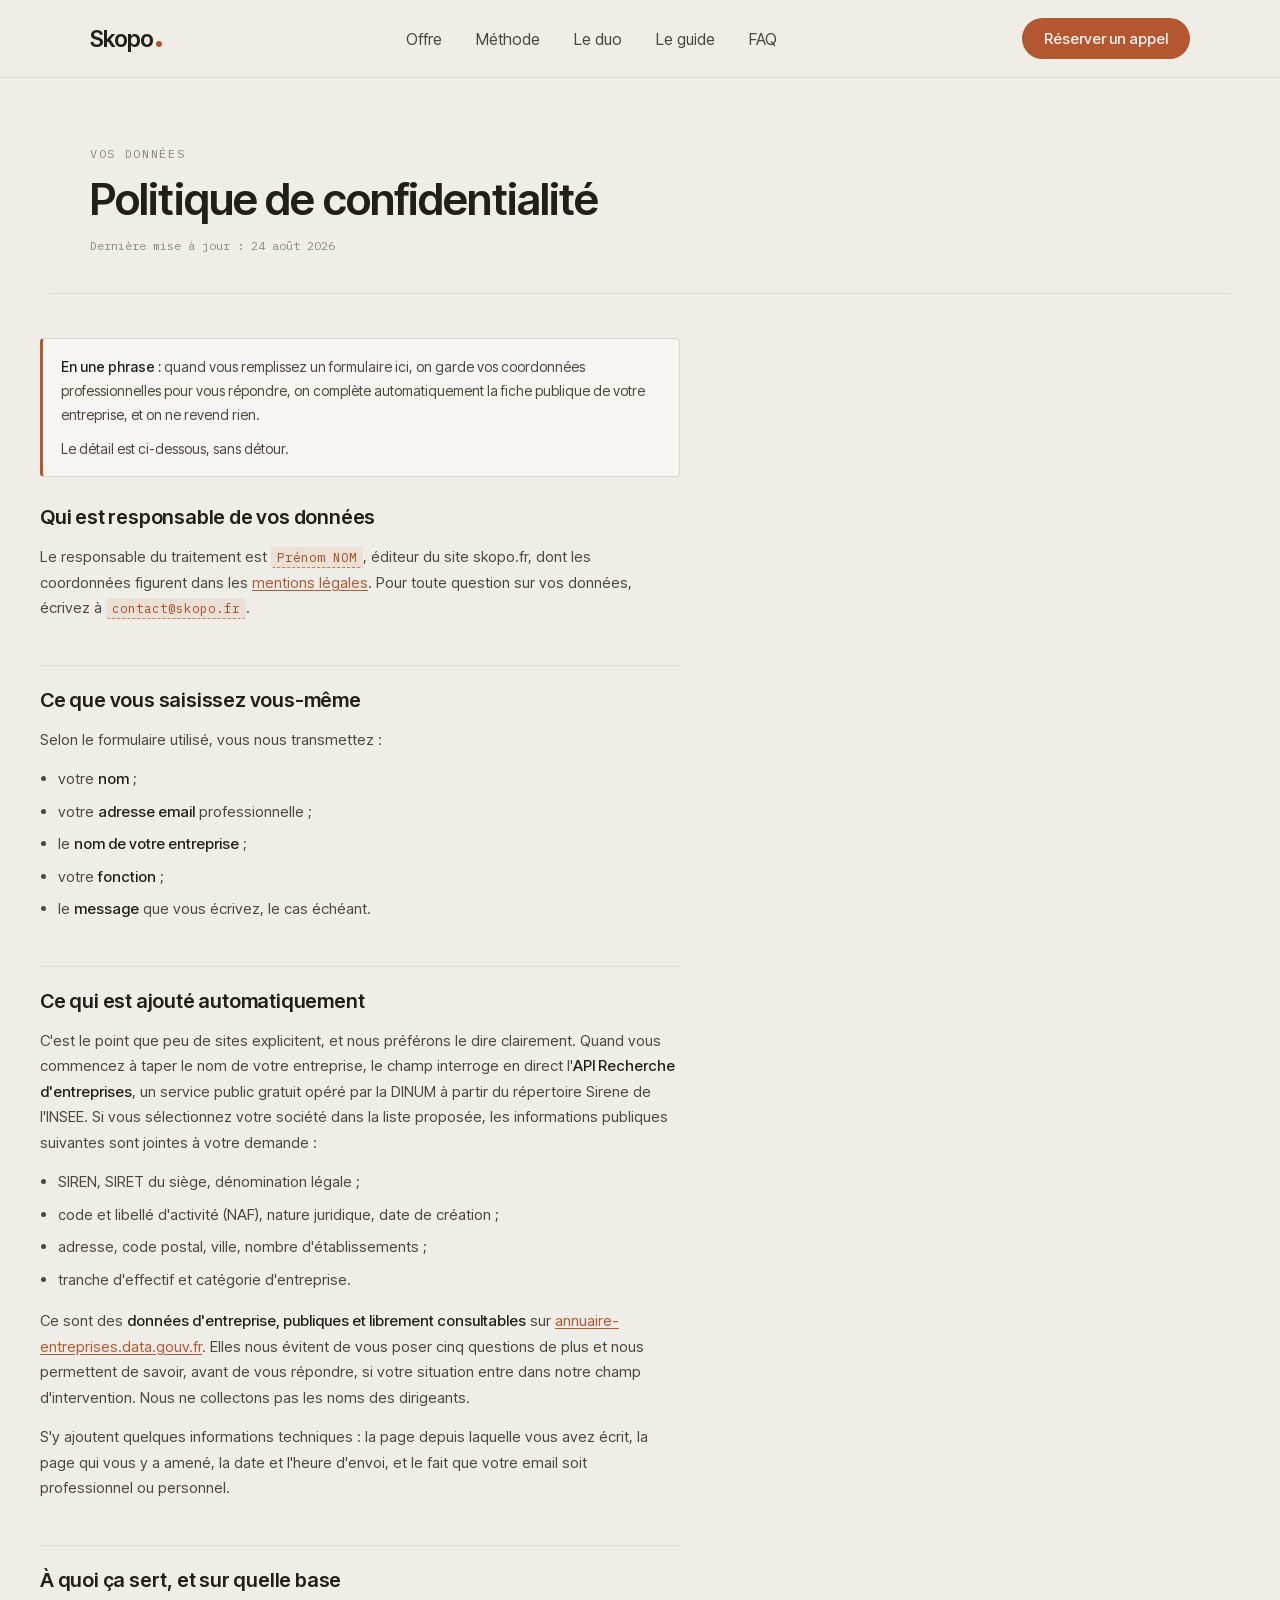
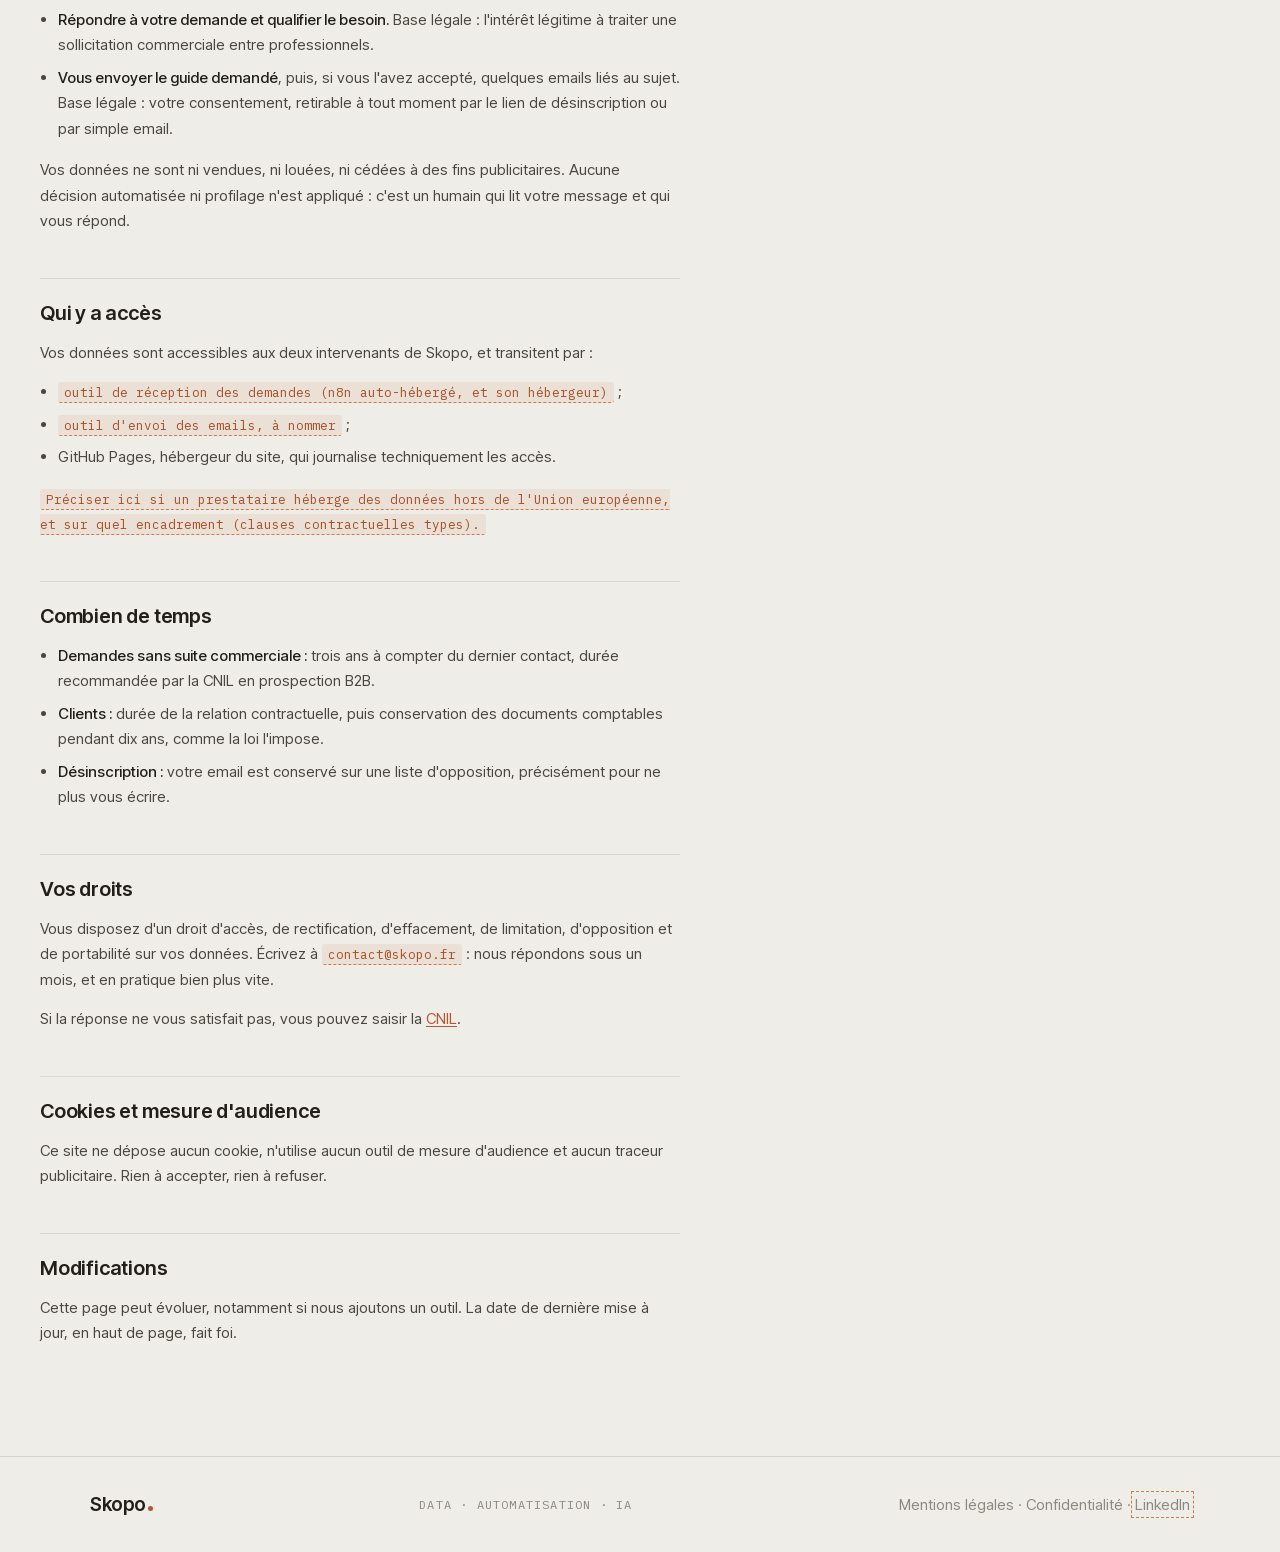
<file: confidentialite/index.html>
<!DOCTYPE html>
<html lang="fr">
<head>
<meta charset="utf-8">
<meta name="viewport" content="width=device-width, initial-scale=1">
<script>document.documentElement.classList.add('js');</script>
<title>Politique de confidentialité | Skopo</title>
<meta name="description" content="Quelles données Skopo collecte via ses formulaires, d'où elles viennent, à quoi elles servent et comment exercer vos droits.">
<link rel="canonical" href="https://skopo.fr/confidentialite/">
<meta name="robots" content="noindex, follow">

<link rel="icon" href="../favicon.svg" type="image/svg+xml">
<link rel="icon" href="../favicon-32.png" sizes="32x32">
<link rel="apple-touch-icon" href="../apple-touch-icon.png">
<meta name="theme-color" content="#efede7">

<link rel="preload" as="font" type="font/woff2" href="../assets/fonts/inter-tight-600-latin.woff2" crossorigin>
<link rel="preload" as="font" type="font/woff2" href="../assets/fonts/inter-tight-400-latin.woff2" crossorigin>
<link rel="stylesheet" href="../assets/fonts/fonts.css">
<link rel="stylesheet" href="../assets/skopo.css">
</head>
<body>

  <header class="nav">
    <div class="container nav-inner">
      <a href="../" class="brand" aria-label="Skopo, accueil">
        <span class="brand-name">Skopo</span>
        <span class="brand-dot"></span>
      </a>
      <nav class="nav-links" aria-label="Navigation principale">
        <a href="../#offre">Offre</a>
        <a href="../#methode">Méthode</a>
        <a href="../#duo">Le duo</a>
        <a href="../#guide">Le guide</a>
        <a href="../#faq">FAQ</a>
      </nav>
      <a href="../#rdv" class="nav-cta">Réserver un appel</a>
    </div>
  </header>

  <div class="container doc-head">
    <div class="kicker">Vos données</div>
    <h1>Politique de confidentialité</h1>
    <p class="doc-maj">Dernière mise à jour : 24 août 2026</p>
  </div>

  <main class="container doc">

    <!-- ================================================================
         À COMPLÉTER AVANT LA MISE EN LIGNE : les <span class="doc-todo">.
         Le point le plus important à trancher est la liste des
         destinataires (section « Qui y a accès »). Elle dépend du
         webhook et de l'outil d'emailing que vous brancherez.
         ================================================================ -->

    <div class="doc-alerte">
      <p>
        <strong>En une phrase&nbsp;:</strong> quand vous remplissez un formulaire ici,
        on garde vos coordonnées professionnelles pour vous répondre, on complète
        automatiquement la fiche publique de votre entreprise, et on ne revend rien.
      </p>
      <p>Le détail est ci-dessous, sans détour.</p>
    </div>

    <h2>Qui est responsable de vos données</h2>
    <p>
      Le responsable du traitement est <span class="doc-todo">Prénom NOM</span>, éditeur du
      site skopo.fr, dont les coordonnées figurent dans les
      <a href="../mentions-legales/">mentions légales</a>. Pour toute question sur vos données,
      écrivez à <span class="doc-todo">contact@skopo.fr</span>.
    </p>

    <h2>Ce que vous saisissez vous-même</h2>
    <p>Selon le formulaire utilisé, vous nous transmettez&nbsp;:</p>
    <ul>
      <li>votre <strong>nom</strong>&nbsp;;</li>
      <li>votre <strong>adresse email</strong> professionnelle&nbsp;;</li>
      <li>le <strong>nom de votre entreprise</strong>&nbsp;;</li>
      <li>votre <strong>fonction</strong>&nbsp;;</li>
      <li>le <strong>message</strong> que vous écrivez, le cas échéant.</li>
    </ul>

    <h2>Ce qui est ajouté automatiquement</h2>
    <p>
      C'est le point que peu de sites explicitent, et nous préférons le dire clairement.
      Quand vous commencez à taper le nom de votre entreprise, le champ interroge en direct
      l'<strong>API Recherche d'entreprises</strong>, un service public gratuit opéré par la
      DINUM à partir du répertoire Sirene de l'INSEE. Si vous sélectionnez votre société dans
      la liste proposée, les informations publiques suivantes sont jointes à votre demande&nbsp;:
    </p>
    <ul>
      <li>SIREN, SIRET du siège, dénomination légale&nbsp;;</li>
      <li>code et libellé d'activité (NAF), nature juridique, date de création&nbsp;;</li>
      <li>adresse, code postal, ville, nombre d'établissements&nbsp;;</li>
      <li>tranche d'effectif et catégorie d'entreprise.</li>
    </ul>
    <p>
      Ce sont des <strong>données d'entreprise, publiques et librement consultables</strong>
      sur <a href="https://annuaire-entreprises.data.gouv.fr" rel="noopener">annuaire-entreprises.data.gouv.fr</a>.
      Elles nous évitent de vous poser cinq questions de plus et nous permettent de savoir,
      avant de vous répondre, si votre situation entre dans notre champ d'intervention.
      Nous ne collectons pas les noms des dirigeants.
    </p>
    <p>
      S'y ajoutent quelques informations techniques&nbsp;: la page depuis laquelle vous avez
      écrit, la page qui vous y a amené, la date et l'heure d'envoi, et le fait que votre
      email soit professionnel ou personnel.
    </p>

    <h2>À quoi ça sert, et sur quelle base</h2>
    <ul>
      <li>
        <strong>Répondre à votre demande et qualifier le besoin.</strong> Base légale&nbsp;:
        l'intérêt légitime à traiter une sollicitation commerciale entre professionnels.
      </li>
      <li>
        <strong>Vous envoyer le guide demandé</strong>, puis, si vous l'avez accepté, quelques
        emails liés au sujet. Base légale&nbsp;: votre consentement, retirable à tout moment
        par le lien de désinscription ou par simple email.
      </li>
    </ul>
    <p>
      Vos données ne sont ni vendues, ni louées, ni cédées à des fins publicitaires. Aucune
      décision automatisée ni profilage n'est appliqué&nbsp;: c'est un humain qui lit votre
      message et qui vous répond.
    </p>

    <h2>Qui y a accès</h2>
    <p>Vos données sont accessibles aux deux intervenants de Skopo, et transitent par&nbsp;:</p>
    <ul>
      <li><span class="doc-todo">outil de réception des demandes (n8n auto-hébergé, et son hébergeur)</span>&nbsp;;</li>
      <li><span class="doc-todo">outil d'envoi des emails, à nommer</span>&nbsp;;</li>
      <li>GitHub Pages, hébergeur du site, qui journalise techniquement les accès.</li>
    </ul>
    <p>
      <span class="doc-todo">Préciser ici si un prestataire héberge des données hors de
      l'Union européenne, et sur quel encadrement (clauses contractuelles types).</span>
    </p>

    <h2>Combien de temps</h2>
    <ul>
      <li>
        <strong>Demandes sans suite commerciale&nbsp;:</strong> trois ans à compter du dernier
        contact, durée recommandée par la CNIL en prospection B2B.
      </li>
      <li>
        <strong>Clients&nbsp;:</strong> durée de la relation contractuelle, puis conservation
        des documents comptables pendant dix ans, comme la loi l'impose.
      </li>
      <li>
        <strong>Désinscription&nbsp;:</strong> votre email est conservé sur une liste
        d'opposition, précisément pour ne plus vous écrire.
      </li>
    </ul>

    <h2>Vos droits</h2>
    <p>
      Vous disposez d'un droit d'accès, de rectification, d'effacement, de limitation,
      d'opposition et de portabilité sur vos données. Écrivez à
      <span class="doc-todo">contact@skopo.fr</span>&nbsp;: nous répondons sous un mois, et
      en pratique bien plus vite.
    </p>
    <p>
      Si la réponse ne vous satisfait pas, vous pouvez saisir la
      <a href="https://www.cnil.fr/fr/plaintes" rel="noopener">CNIL</a>.
    </p>

    <h2>Cookies et mesure d'audience</h2>
    <p>
      Ce site ne dépose aucun cookie, n'utilise aucun outil de mesure d'audience et
      aucun traceur publicitaire. Rien à accepter, rien à refuser.
    </p>

    <h2>Modifications</h2>
    <p>
      Cette page peut évoluer, notamment si nous ajoutons un outil. La date de dernière
      mise à jour, en haut de page, fait foi.
    </p>

  </main>

  <footer class="footer">
    <div class="container footer-inner">
      <div class="brand">
        <span class="brand-name">Skopo</span>
        <span class="brand-dot"></span>
      </div>
      <span class="footer-tag">Data · Automatisation · IA</span>
      <span class="footer-links"><a href="../mentions-legales/">Mentions légales</a> · <a href="../confidentialite/">Confidentialité</a> · <a class="a-remplir" href="#" data-todo="URL de la page LinkedIn Skopo">LinkedIn</a></span>
    </div>
  </footer>

<script src="../assets/skopo.js" defer></script>
</body>
</html>
</file>
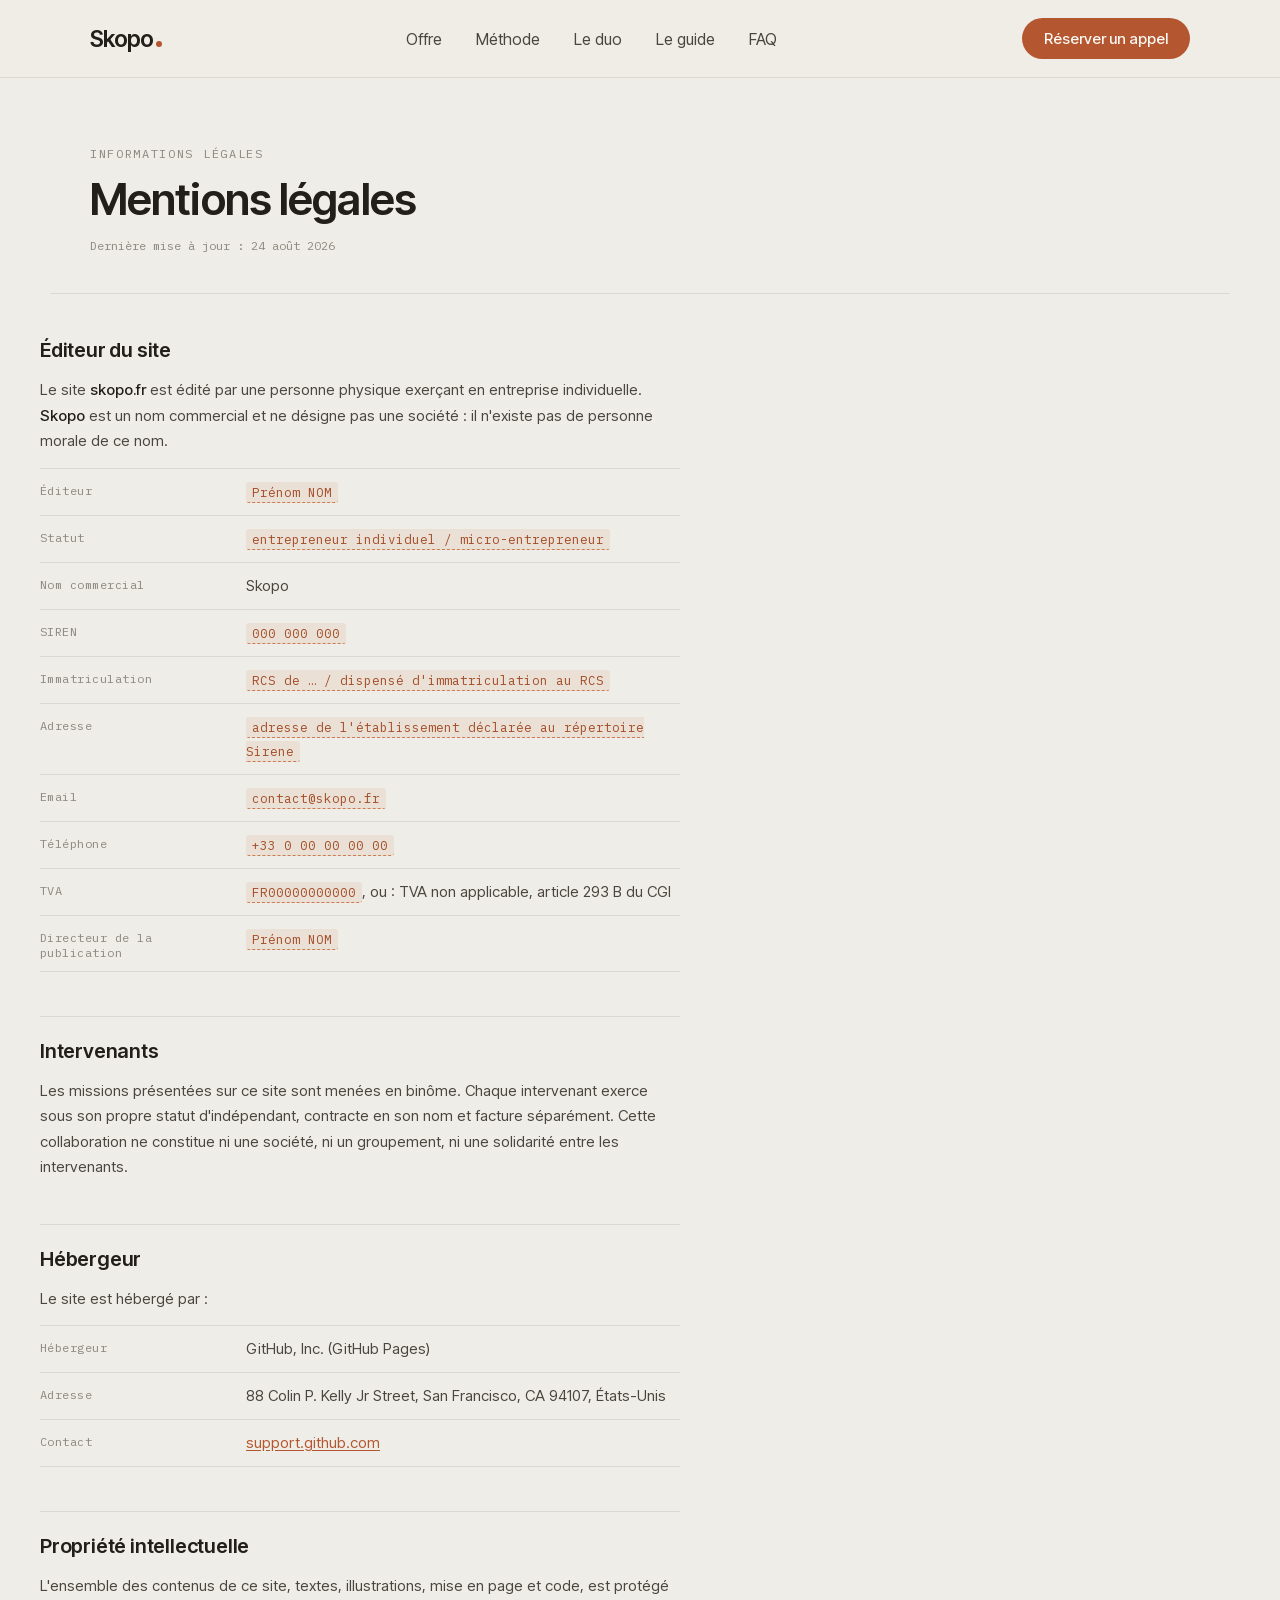
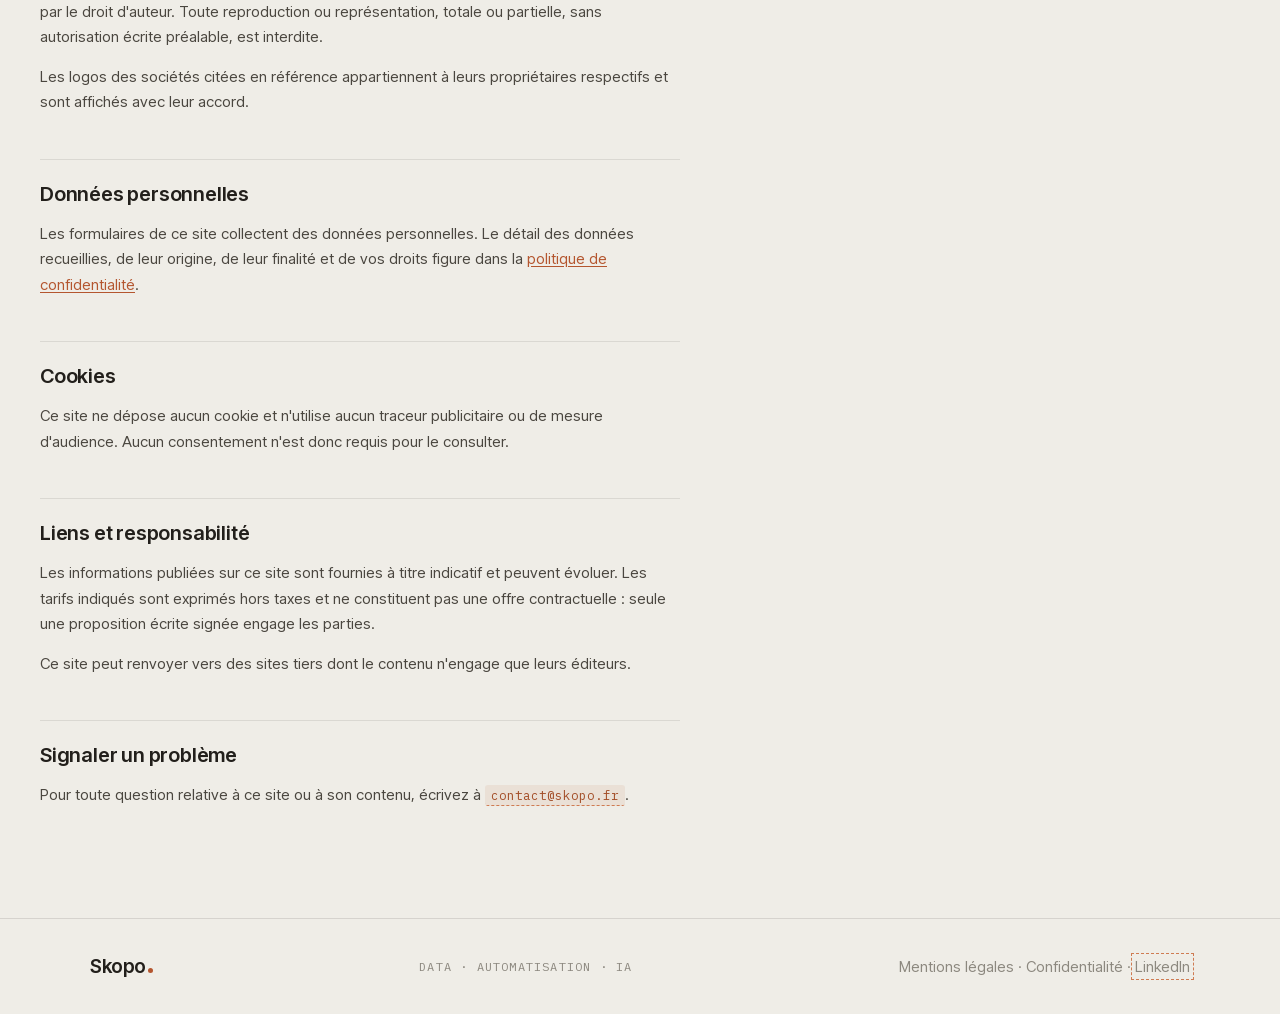
<file: mentions-legales/index.html>
<!DOCTYPE html>
<html lang="fr">
<head>
<meta charset="utf-8">
<meta name="viewport" content="width=device-width, initial-scale=1">
<script>document.documentElement.classList.add('js');</script>
<title>Mentions légales | Skopo</title>
<meta name="description" content="Éditeur, hébergeur et conditions d'utilisation du site skopo.fr.">
<link rel="canonical" href="https://skopo.fr/mentions-legales/">
<meta name="robots" content="noindex, follow">

<link rel="icon" href="../favicon.svg" type="image/svg+xml">
<link rel="icon" href="../favicon-32.png" sizes="32x32">
<link rel="apple-touch-icon" href="../apple-touch-icon.png">
<meta name="theme-color" content="#efede7">

<link rel="preload" as="font" type="font/woff2" href="../assets/fonts/inter-tight-600-latin.woff2" crossorigin>
<link rel="preload" as="font" type="font/woff2" href="../assets/fonts/inter-tight-400-latin.woff2" crossorigin>
<link rel="stylesheet" href="../assets/fonts/fonts.css">
<link rel="stylesheet" href="../assets/skopo.css">
</head>
<body>

  <header class="nav">
    <div class="container nav-inner">
      <a href="../" class="brand" aria-label="Skopo, accueil">
        <span class="brand-name">Skopo</span>
        <span class="brand-dot"></span>
      </a>
      <nav class="nav-links" aria-label="Navigation principale">
        <a href="../#offre">Offre</a>
        <a href="../#methode">Méthode</a>
        <a href="../#duo">Le duo</a>
        <a href="../#guide">Le guide</a>
        <a href="../#faq">FAQ</a>
      </nav>
      <a href="../#rdv" class="nav-cta">Réserver un appel</a>
    </div>
  </header>

  <div class="container doc-head">
    <div class="kicker">Informations légales</div>
    <h1>Mentions légales</h1>
    <p class="doc-maj">Dernière mise à jour : 24 août 2026</p>
  </div>

  <main class="container doc">

    <!-- ================================================================
         À COMPLÉTER AVANT LA MISE EN LIGNE.
         Chaque <span class="doc-todo"> est une valeur manquante. Elles
         s'affichent en orange sur la page : impossible de les oublier.
         Rappel : Skopo n'est pas une personne morale. L'éditeur est la
         personne physique nommée ci-dessous, Skopo est son nom commercial.
         ================================================================ -->

    <h2>Éditeur du site</h2>
    <p>
      Le site <strong>skopo.fr</strong> est édité par une personne physique exerçant en
      entreprise individuelle. <strong>Skopo</strong> est un nom commercial et ne désigne
      pas une société : il n'existe pas de personne morale de ce nom.
    </p>
    <dl class="doc-fiche">
      <div><dt>Éditeur</dt><dd><span class="doc-todo">Prénom NOM</span></dd></div>
      <div><dt>Statut</dt><dd><span class="doc-todo">entrepreneur individuel / micro-entrepreneur</span></dd></div>
      <div><dt>Nom commercial</dt><dd>Skopo</dd></div>
      <div><dt>SIREN</dt><dd><span class="doc-todo">000 000 000</span></dd></div>
      <div><dt>Immatriculation</dt><dd><span class="doc-todo">RCS de … / dispensé d'immatriculation au RCS</span></dd></div>
      <div><dt>Adresse</dt><dd><span class="doc-todo">adresse de l'établissement déclarée au répertoire Sirene</span></dd></div>
      <div><dt>Email</dt><dd><span class="doc-todo">contact@skopo.fr</span></dd></div>
      <div><dt>Téléphone</dt><dd><span class="doc-todo">+33 0 00 00 00 00</span></dd></div>
      <div><dt>TVA</dt><dd><span class="doc-todo">FR00000000000</span>, ou&nbsp;: TVA non applicable, article 293 B du CGI</dd></div>
      <div><dt>Directeur de la publication</dt><dd><span class="doc-todo">Prénom NOM</span></dd></div>
    </dl>

    <h2>Intervenants</h2>
    <p>
      Les missions présentées sur ce site sont menées en binôme. Chaque intervenant exerce
      sous son propre statut d'indépendant, contracte en son nom et facture séparément.
      Cette collaboration ne constitue ni une société, ni un groupement, ni une solidarité
      entre les intervenants.
    </p>

    <h2>Hébergeur</h2>
    <p>Le site est hébergé par&nbsp;:</p>
    <dl class="doc-fiche">
      <div><dt>Hébergeur</dt><dd>GitHub, Inc. (GitHub Pages)</dd></div>
      <div><dt>Adresse</dt><dd>88 Colin P. Kelly Jr Street, San Francisco, CA 94107, États-Unis</dd></div>
      <div><dt>Contact</dt><dd><a href="https://support.github.com" rel="noopener">support.github.com</a></dd></div>
    </dl>

    <h2>Propriété intellectuelle</h2>
    <p>
      L'ensemble des contenus de ce site, textes, illustrations, mise en page et code,
      est protégé par le droit d'auteur. Toute reproduction ou représentation, totale ou
      partielle, sans autorisation écrite préalable, est interdite.
    </p>
    <p>
      Les logos des sociétés citées en référence appartiennent à leurs propriétaires
      respectifs et sont affichés avec leur accord.
    </p>

    <h2>Données personnelles</h2>
    <p>
      Les formulaires de ce site collectent des données personnelles. Le détail des données
      recueillies, de leur origine, de leur finalité et de vos droits figure dans la
      <a href="../confidentialite/">politique de confidentialité</a>.
    </p>

    <h2>Cookies</h2>
    <p>
      Ce site ne dépose aucun cookie et n'utilise aucun traceur publicitaire ou de mesure
      d'audience. Aucun consentement n'est donc requis pour le consulter.
    </p>

    <h2>Liens et responsabilité</h2>
    <p>
      Les informations publiées sur ce site sont fournies à titre indicatif et peuvent
      évoluer. Les tarifs indiqués sont exprimés hors taxes et ne constituent pas une offre
      contractuelle&nbsp;: seule une proposition écrite signée engage les parties.
    </p>
    <p>
      Ce site peut renvoyer vers des sites tiers dont le contenu n'engage que leurs éditeurs.
    </p>

    <h2>Signaler un problème</h2>
    <p>
      Pour toute question relative à ce site ou à son contenu, écrivez à
      <span class="doc-todo">contact@skopo.fr</span>.
    </p>

  </main>

  <footer class="footer">
    <div class="container footer-inner">
      <div class="brand">
        <span class="brand-name">Skopo</span>
        <span class="brand-dot"></span>
      </div>
      <span class="footer-tag">Data · Automatisation · IA</span>
      <span class="footer-links"><a href="../mentions-legales/">Mentions légales</a> · <a href="../confidentialite/">Confidentialité</a> · <a class="a-remplir" href="#" data-todo="URL de la page LinkedIn Skopo">LinkedIn</a></span>
    </div>
  </footer>

<script src="../assets/skopo.js" defer></script>
</body>
</html>
</file>
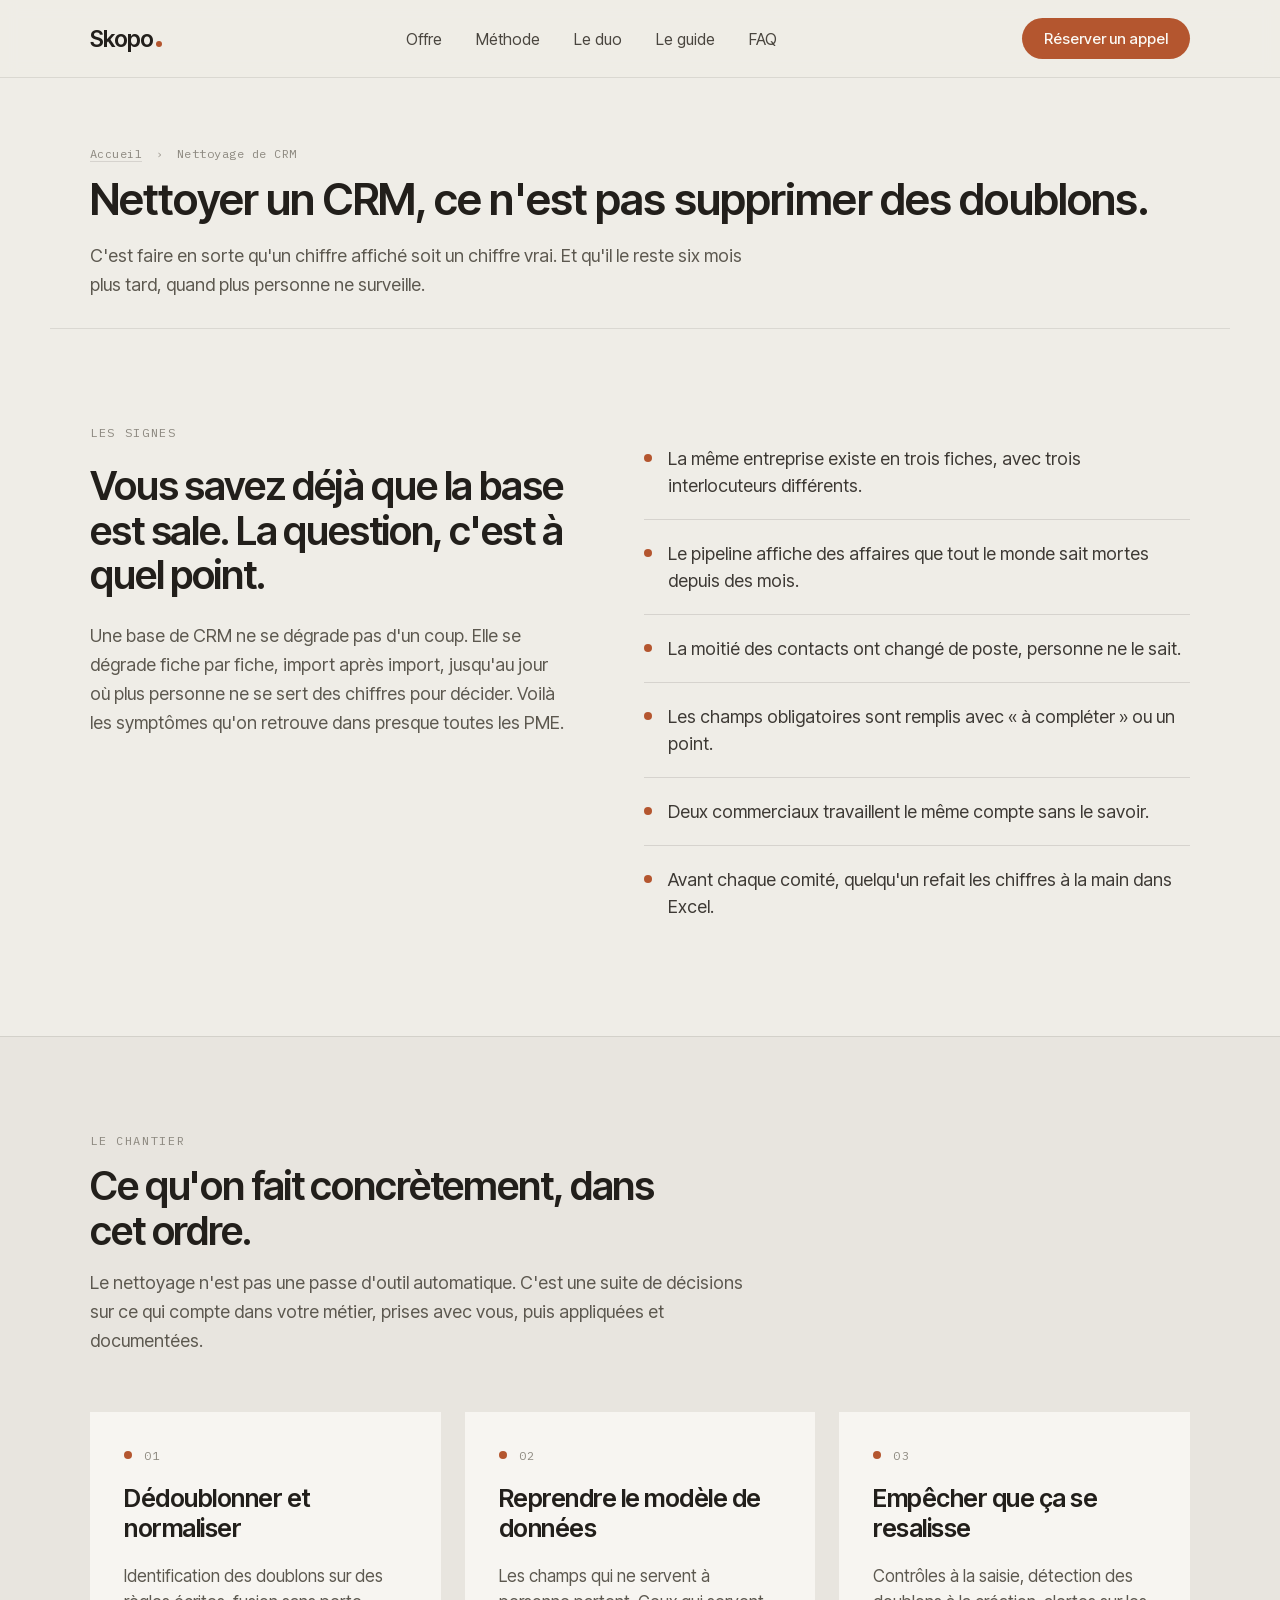
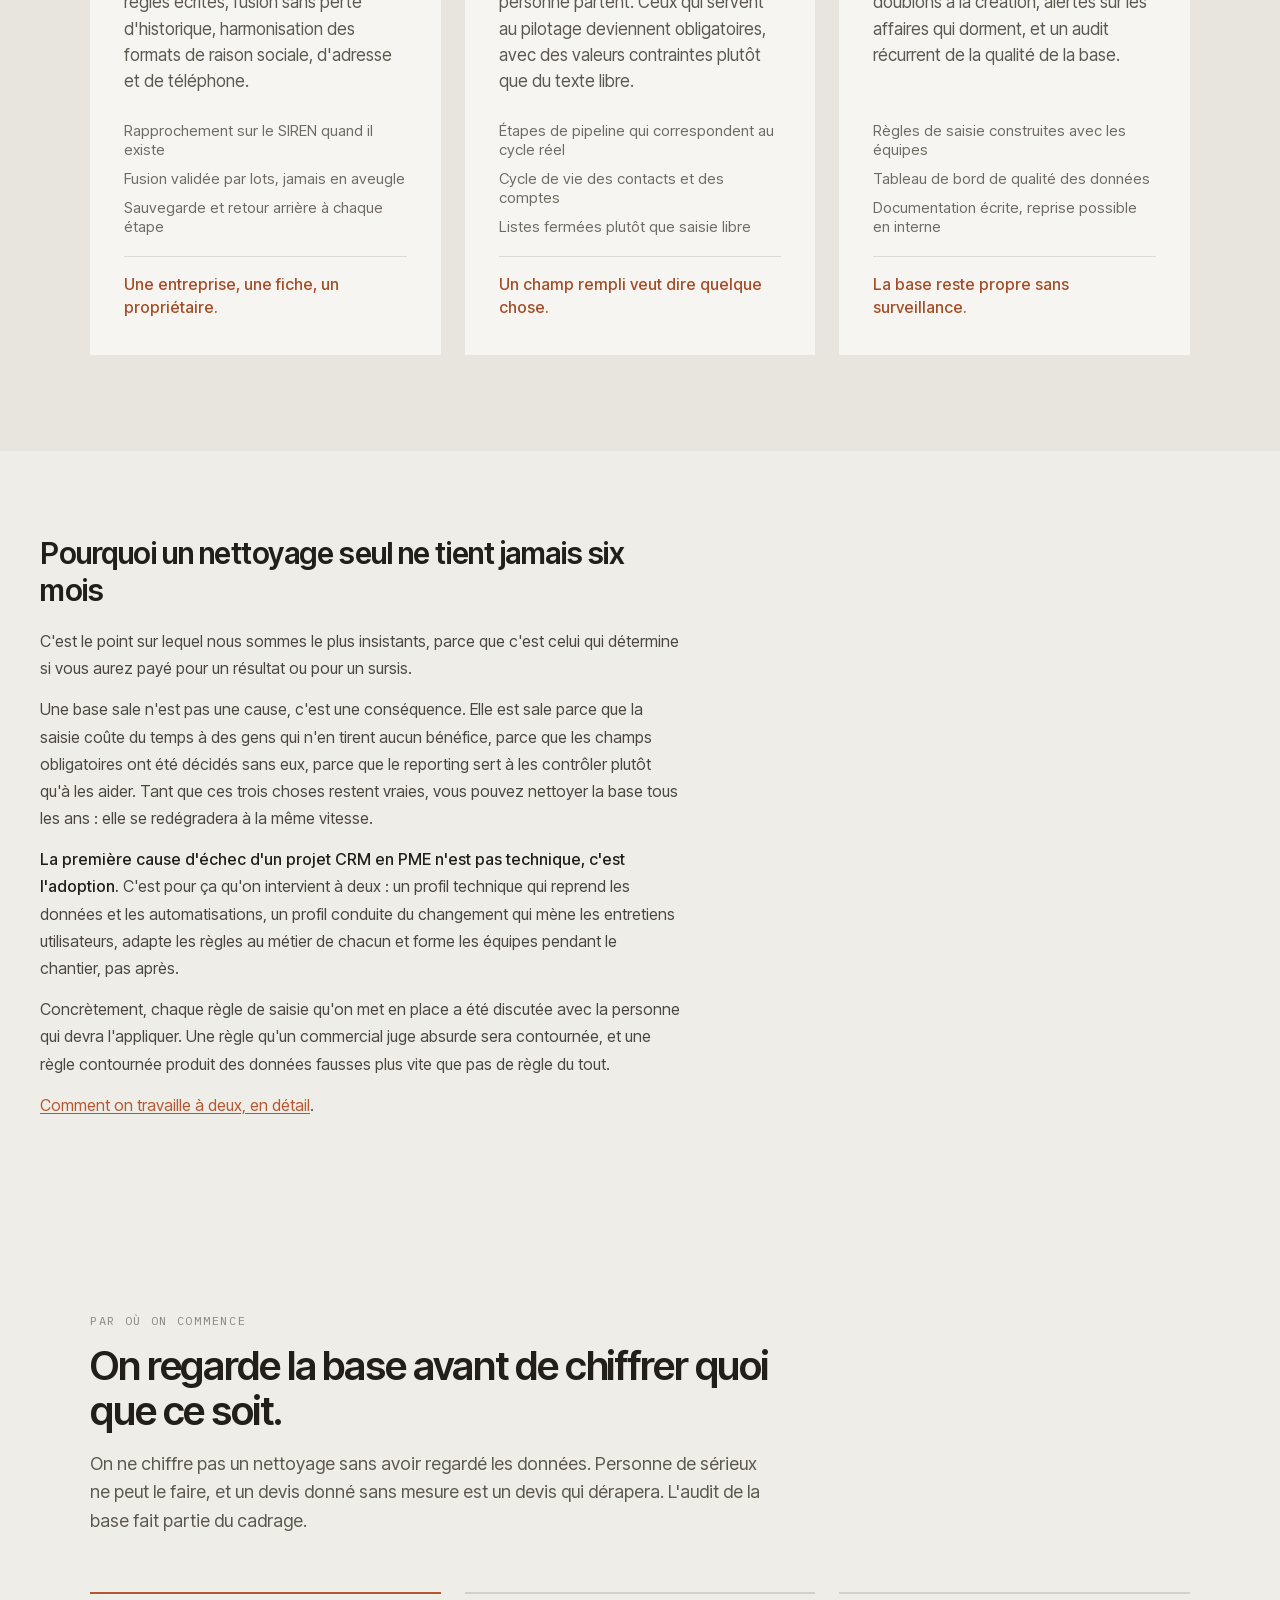
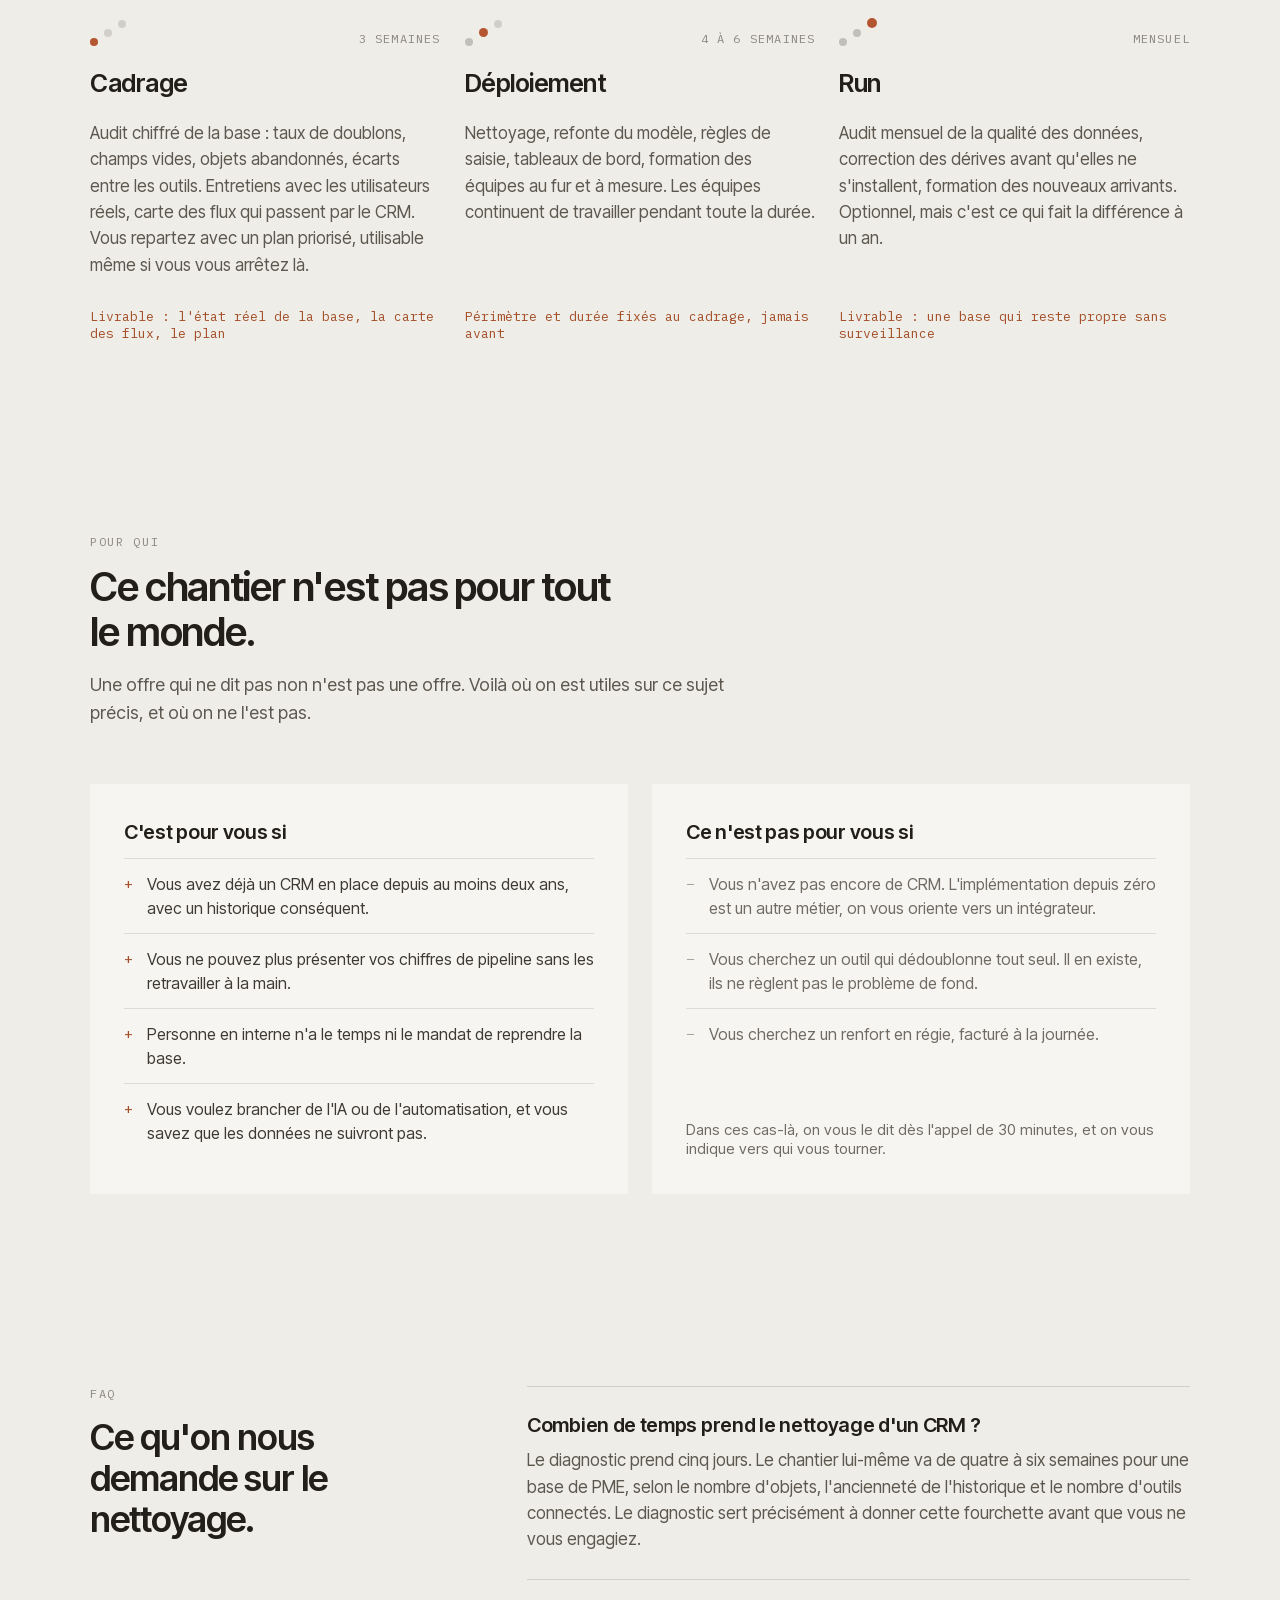
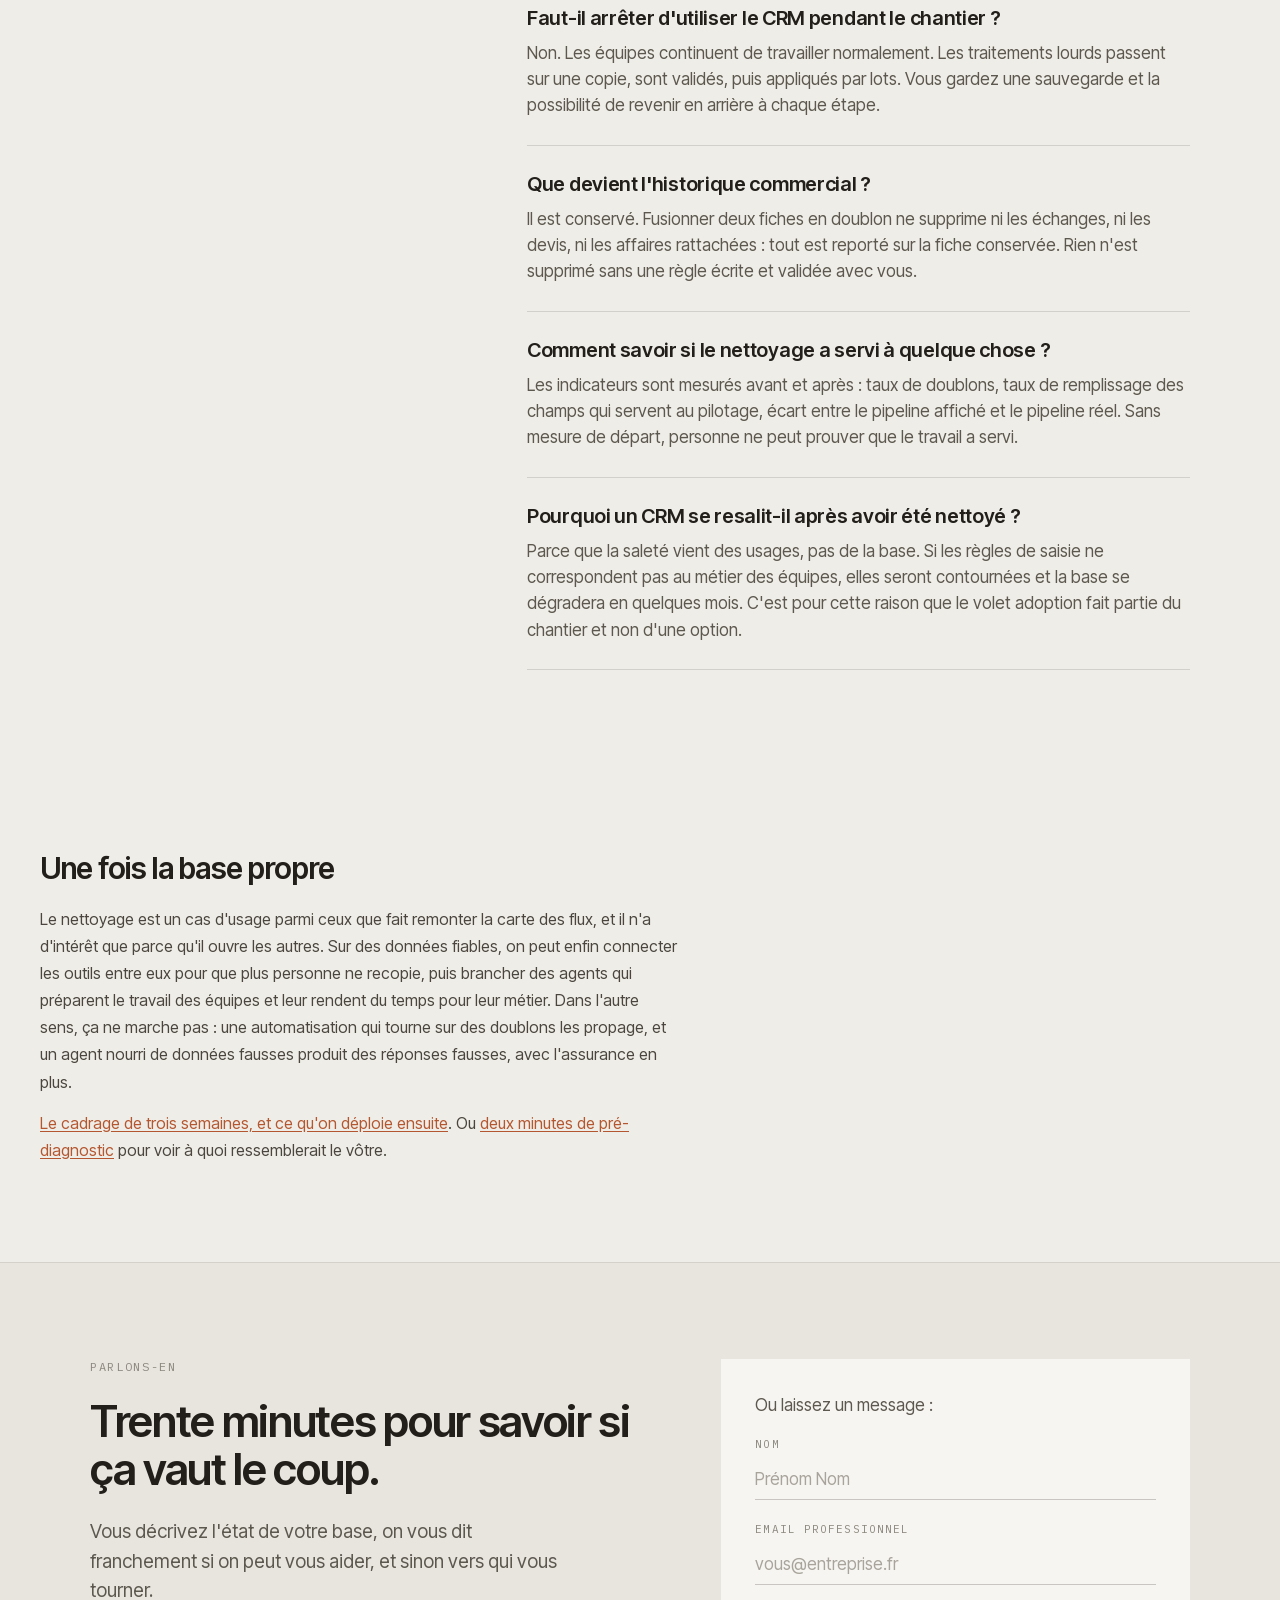
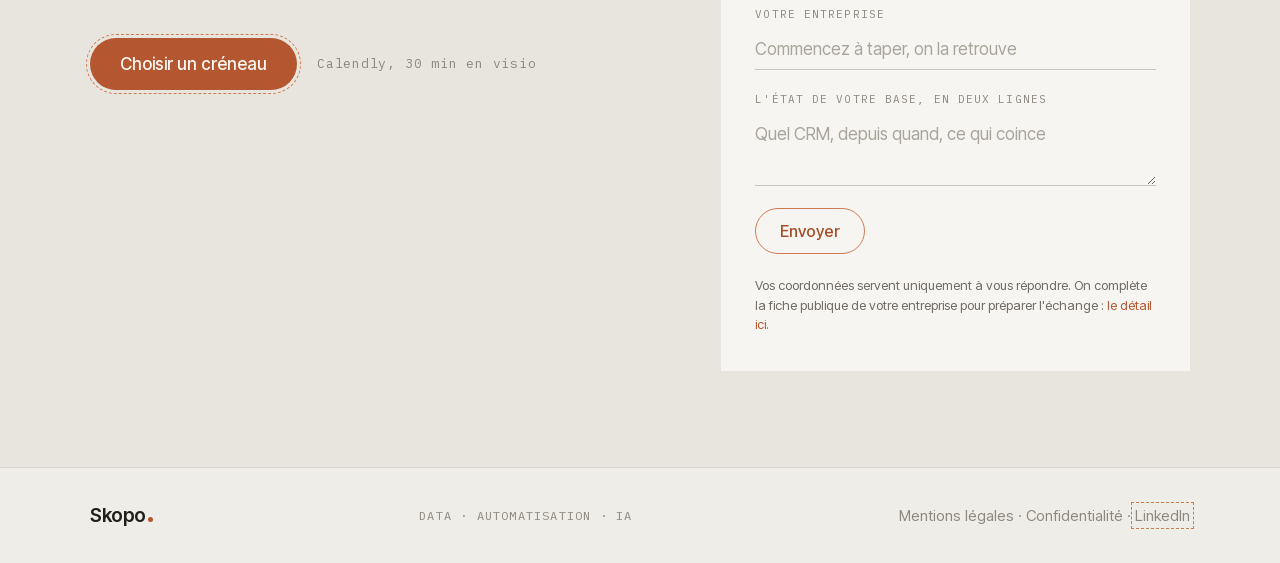
<file: nettoyage-crm/index.html>
<!DOCTYPE html>
<html lang="fr">
<head>
<meta charset="utf-8">
<meta name="viewport" content="width=device-width, initial-scale=1">
<script>document.documentElement.classList.add('js');</script>
<title>Nettoyage et fiabilisation de CRM pour PME | Skopo</title>
<meta name="description" content="Dédoublonnage, champs qui veulent dire quelque chose, règles de saisie tenables : comment on remet d'aplomb le CRM d'une PME, et comment il le reste.">
<link rel="canonical" href="https://skopo.fr/nettoyage-crm/">
<meta name="robots" content="index, follow">

<meta property="og:type" content="article">
<meta property="og:site_name" content="Skopo">
<meta property="og:locale" content="fr_FR">
<meta property="og:url" content="https://skopo.fr/nettoyage-crm/">
<meta property="og:title" content="Nettoyer un CRM, ce n'est pas supprimer des doublons.">
<meta property="og:description" content="C'est refaire en sorte qu'un chiffre affiché soit un chiffre vrai. Ce qu'on fait, dans quel ordre, et pourquoi ça tient.">
<meta property="og:image" content="https://skopo.fr/og-skopo-offre.png">
<meta property="og:image:width" content="1200">
<meta property="og:image:height" content="630">

<meta name="twitter:card" content="summary_large_image">
<meta name="twitter:title" content="Nettoyage et fiabilisation de CRM pour PME">
<meta name="twitter:description" content="Dédoublonnage, modèle de données, règles de saisie tenables. Et le volet adoption, sans lequel tout se resalit.">
<meta name="twitter:image" content="https://skopo.fr/og-skopo-offre.png">

<link rel="icon" href="../favicon.svg" type="image/svg+xml">
<link rel="icon" href="../favicon-32.png" sizes="32x32">
<link rel="apple-touch-icon" href="../apple-touch-icon.png">
<meta name="theme-color" content="#efede7">

<script type="application/ld+json">
{
  "@context": "https://schema.org",
  "@type": "Service",
  "@id": "https://skopo.fr/nettoyage-crm/#service",
  "name": "Nettoyage et fiabilisation de CRM",
  "url": "https://skopo.fr/nettoyage-crm/",
  "serviceType": "Nettoyage de données CRM",
  "description": "Dédoublonnage, normalisation, refonte du modèle de données et règles de saisie pérennes pour les CRM de PME de 20 à 200 salariés, avec un volet adoption pour que la base reste propre.",
  "provider": { "@id": "https://skopo.fr/#organisation" },
  "areaServed": { "@type": "Country", "name": "France" },
  "audience": { "@type": "BusinessAudience", "name": "PME de 20 à 200 salariés" }
}
</script>
<script type="application/ld+json">
{
  "@context": "https://schema.org",
  "@type": "BreadcrumbList",
  "itemListElement": [
    { "@type": "ListItem", "position": 1, "name": "Accueil", "item": "https://skopo.fr/" },
    { "@type": "ListItem", "position": 2, "name": "Nettoyage de CRM", "item": "https://skopo.fr/nettoyage-crm/" }
  ]
}
</script>
<script type="application/ld+json">
{
  "@context": "https://schema.org",
  "@type": "FAQPage",
  "mainEntity": [
    {
      "@type": "Question",
      "name": "Combien de temps prend le nettoyage d'un CRM ?",
      "acceptedAnswer": { "@type": "Answer", "text": "Le diagnostic prend cinq jours. Le chantier lui-même va de quatre à six semaines pour une base de PME, selon le nombre d'objets, l'ancienneté de l'historique et le nombre d'outils connectés. Le diagnostic sert précisément à donner cette fourchette avant que vous ne vous engagiez." }
    },
    {
      "@type": "Question",
      "name": "Faut-il arrêter d'utiliser le CRM pendant le chantier ?",
      "acceptedAnswer": { "@type": "Answer", "text": "Non. Les équipes continuent de travailler normalement. Les traitements lourds passent sur une copie, sont validés, puis appliqués par lots. Vous gardez une sauvegarde et la possibilité de revenir en arrière à chaque étape." }
    },
    {
      "@type": "Question",
      "name": "Que devient l'historique commercial ?",
      "acceptedAnswer": { "@type": "Answer", "text": "Il est conservé. Fusionner deux fiches en doublon ne supprime ni les échanges, ni les devis, ni les affaires rattachées : tout est reporté sur la fiche conservée. Rien n'est supprimé sans une règle écrite et validée avec vous." }
    },
    {
      "@type": "Question",
      "name": "Comment savoir si le nettoyage a servi à quelque chose ?",
      "acceptedAnswer": { "@type": "Answer", "text": "Les indicateurs sont mesurés avant et après : taux de doublons, taux de remplissage des champs qui servent au pilotage, écart entre le pipeline affiché et le pipeline réel. Sans mesure de départ, personne ne peut prouver que le travail a servi." }
    },
    {
      "@type": "Question",
      "name": "Pourquoi un CRM se resalit-il après avoir été nettoyé ?",
      "acceptedAnswer": { "@type": "Answer", "text": "Parce que la saleté vient des usages, pas de la base. Si les règles de saisie ne correspondent pas au métier des équipes, elles seront contournées et la base se dégradera en quelques mois. C'est pour cette raison que le volet adoption fait partie du chantier et non d'une option." }
    }
  ]
}
</script>

<link rel="preload" as="font" type="font/woff2" href="../assets/fonts/inter-tight-600-latin.woff2" crossorigin>
<link rel="preload" as="font" type="font/woff2" href="../assets/fonts/inter-tight-400-latin.woff2" crossorigin>
<link rel="stylesheet" href="../assets/fonts/fonts.css">
<link rel="stylesheet" href="../assets/skopo.css">
</head>
<body>

  <header class="nav">
    <div class="container nav-inner">
      <a href="../" class="brand" aria-label="Skopo, accueil">
        <span class="brand-name">Skopo</span>
        <span class="brand-dot"></span>
      </a>
      <nav class="nav-links" aria-label="Navigation principale">
        <a href="../#offre">Offre</a>
        <a href="../#methode">Méthode</a>
        <a href="../#duo">Le duo</a>
        <a href="../#guide">Le guide</a>
        <a href="../#faq">FAQ</a>
      </nav>
      <a href="#rdv" class="nav-cta">Réserver un appel</a>
    </div>
  </header>

  <div class="container doc-head">
    <nav class="fil" aria-label="Fil d'Ariane">
      <a href="../">Accueil</a> <span aria-hidden="true">›</span> <span>Nettoyage de CRM</span>
    </nav>
    <h1>Nettoyer un CRM, ce n'est pas supprimer des doublons.</h1>
    <p class="doc-chapo">C'est faire en sorte qu'un chiffre affiché soit un chiffre vrai. Et qu'il le reste six mois plus tard, quand plus personne ne surveille.</p>
  </div>

  <section class="container probleme">
    <div class="probleme-grid">
      <div class="probleme-head" data-reveal>
        <div class="kicker">Les signes</div>
        <h2>Vous savez déjà que la base est sale. La question, c'est à quel point.</h2>
        <p class="probleme-lead">Une base de CRM ne se dégrade pas d'un coup. Elle se dégrade fiche par fiche, import après import, jusqu'au jour où plus personne ne se sert des chiffres pour décider. Voilà les symptômes qu'on retrouve dans presque toutes les PME.</p>
      </div>
      <div class="pain-list">
        <div class="pain" data-reveal><span class="dot"></span><span>La même entreprise existe en trois fiches, avec trois interlocuteurs différents.</span></div>
        <div class="pain" data-reveal style="--d:.07s"><span class="dot"></span><span>Le pipeline affiche des affaires que tout le monde sait mortes depuis des mois.</span></div>
        <div class="pain" data-reveal style="--d:.14s"><span class="dot"></span><span>La moitié des contacts ont changé de poste, personne ne le sait.</span></div>
        <div class="pain" data-reveal style="--d:.21s"><span class="dot"></span><span>Les champs obligatoires sont remplis avec « à compléter » ou un point.</span></div>
        <div class="pain" data-reveal style="--d:.28s"><span class="dot"></span><span>Deux commerciaux travaillent le même compte sans le savoir.</span></div>
        <div class="pain" data-reveal style="--d:.35s"><span class="dot"></span><span>Avant chaque comité, quelqu'un refait les chiffres à la main dans Excel.</span></div>
      </div>
    </div>
  </section>

  <section class="offre">
    <div class="container offre-inner">
      <div class="section-head" data-reveal>
        <div class="kicker">Le chantier</div>
        <h2>Ce qu'on fait concrètement, dans cet ordre.</h2>
        <p>Le nettoyage n'est pas une passe d'outil automatique. C'est une suite de décisions sur ce qui compte dans votre métier, prises avec vous, puis appliquées et documentées.</p>
      </div>
      <div class="cards">
        <div class="card" data-reveal>
          <div class="card-tag"><span class="dot"></span><span class="card-num">01</span></div>
          <h3>Dédoublonner et normaliser</h3>
          <p>Identification des doublons sur des règles écrites, fusion sans perte d'historique, harmonisation des formats de raison sociale, d'adresse et de téléphone.</p>
          <div class="card-points">
            <span>Rapprochement sur le SIREN quand il existe</span>
            <span>Fusion validée par lots, jamais en aveugle</span>
            <span>Sauvegarde et retour arrière à chaque étape</span>
          </div>
          <div class="card-result">Une entreprise, une fiche, un propriétaire.</div>
        </div>
        <div class="card" data-reveal style="--d:.1s">
          <div class="card-tag"><span class="dot"></span><span class="card-num">02</span></div>
          <h3>Reprendre le modèle de données</h3>
          <p>Les champs qui ne servent à personne partent. Ceux qui servent au pilotage deviennent obligatoires, avec des valeurs contraintes plutôt que du texte libre.</p>
          <div class="card-points">
            <span>Étapes de pipeline qui correspondent au cycle réel</span>
            <span>Cycle de vie des contacts et des comptes</span>
            <span>Listes fermées plutôt que saisie libre</span>
          </div>
          <div class="card-result">Un champ rempli veut dire quelque chose.</div>
        </div>
        <div class="card" data-reveal style="--d:.2s">
          <div class="card-tag"><span class="dot"></span><span class="card-num">03</span></div>
          <h3>Empêcher que ça se resalisse</h3>
          <p>Contrôles à la saisie, détection des doublons à la création, alertes sur les affaires qui dorment, et un audit récurrent de la qualité de la base.</p>
          <div class="card-points">
            <span>Règles de saisie construites avec les équipes</span>
            <span>Tableau de bord de qualité des données</span>
            <span>Documentation écrite, reprise possible en interne</span>
          </div>
          <div class="card-result">La base reste propre sans surveillance.</div>
        </div>
      </div>
    </div>
  </section>

  <section class="container doc" aria-labelledby="titre-adoption">
    <h2 id="titre-adoption">Pourquoi un nettoyage seul ne tient jamais six mois</h2>
    <p>
      C'est le point sur lequel nous sommes le plus insistants, parce que c'est celui qui
      détermine si vous aurez payé pour un résultat ou pour un sursis.
    </p>
    <p>
      Une base sale n'est pas une cause, c'est une conséquence. Elle est sale parce que la
      saisie coûte du temps à des gens qui n'en tirent aucun bénéfice, parce que les champs
      obligatoires ont été décidés sans eux, parce que le reporting sert à les contrôler plutôt
      qu'à les aider. Tant que ces trois choses restent vraies, vous pouvez nettoyer la base
      tous les ans&nbsp;: elle se redégradera à la même vitesse.
    </p>
    <p>
      <strong>La première cause d'échec d'un projet CRM en PME n'est pas technique, c'est
      l'adoption.</strong> C'est pour ça qu'on intervient à deux&nbsp;: un profil technique qui
      reprend les données et les automatisations, un profil conduite du changement qui mène les
      entretiens utilisateurs, adapte les règles au métier de chacun et forme les équipes
      pendant le chantier, pas après.
    </p>
    <p>
      Concrètement, chaque règle de saisie qu'on met en place a été discutée avec la personne
      qui devra l'appliquer. Une règle qu'un commercial juge absurde sera contournée, et une
      règle contournée produit des données fausses plus vite que pas de règle du tout.
    </p>
    <p><a href="../#duo">Comment on travaille à deux, en détail</a>.</p>
  </section>

  <section id="methode" class="container methode-inner">
    <div class="section-head" data-reveal>
      <div class="kicker">Par où on commence</div>
      <h2>On regarde la base avant de chiffrer quoi que ce soit.</h2>
      <p>On ne chiffre pas un nettoyage sans avoir regardé les données. Personne de sérieux ne peut le faire, et un devis donné sans mesure est un devis qui dérapera. L'audit de la base fait partie du cadrage.</p>
    </div>
    <div class="steps">
      <div class="step is-active" data-reveal>
        <div class="step-meta">
          <span class="step-dots"><span class="on"></span><span class="lvl-2"></span><span class="lvl-3"></span></span>
          <span class="step-duree">3 semaines</span>
        </div>
        <h3>Cadrage</h3>
        <p>Audit chiffré de la base&nbsp;: taux de doublons, champs vides, objets abandonnés, écarts entre les outils. Entretiens avec les utilisateurs réels, carte des flux qui passent par le CRM. Vous repartez avec un plan priorisé, utilisable même si vous vous arrêtez là.</p>
        <div class="step-prix">Livrable&nbsp;: l'état réel de la base, la carte des flux, le plan</div>
      </div>
      <div class="step" data-reveal style="--d:.1s">
        <div class="step-meta">
          <span class="step-dots"><span class="off-strong"></span><span class="on size-9 lvl-2"></span><span class="lvl-3"></span></span>
          <span class="step-duree">4 à 6 semaines</span>
        </div>
        <h3>Déploiement</h3>
        <p>Nettoyage, refonte du modèle, règles de saisie, tableaux de bord, formation des équipes au fur et à mesure. Les équipes continuent de travailler pendant toute la durée.</p>
        <div class="step-prix">Périmètre et durée fixés au cadrage, jamais avant</div>
      </div>
      <div class="step" data-reveal style="--d:.2s">
        <div class="step-meta">
          <span class="step-dots"><span class="off-strong"></span><span class="off-strong lvl-2"></span><span class="on size-10 lvl-3"></span></span>
          <span class="step-duree">Mensuel</span>
        </div>
        <h3>Run</h3>
        <p>Audit mensuel de la qualité des données, correction des dérives avant qu'elles ne s'installent, formation des nouveaux arrivants. Optionnel, mais c'est ce qui fait la différence à un an.</p>
        <div class="step-prix">Livrable&nbsp;: une base qui reste propre sans surveillance</div>
      </div>
    </div>
  </section>

  <section id="pour-qui" class="container pourqui">
    <div class="section-head" data-reveal>
      <div class="kicker">Pour qui</div>
      <h2>Ce chantier n'est pas pour tout le monde.</h2>
      <p>Une offre qui ne dit pas non n'est pas une offre. Voilà où on est utiles sur ce sujet précis, et où on ne l'est pas.</p>
    </div>
    <div class="pourqui-grid">
      <div class="pourqui-col" data-reveal>
        <h3>C'est pour vous si</h3>
        <div class="pourqui-item"><span class="pourqui-mark">+</span><span>Vous avez déjà un CRM en place depuis au moins deux ans, avec un historique conséquent.</span></div>
        <div class="pourqui-item"><span class="pourqui-mark">+</span><span>Vous ne pouvez plus présenter vos chiffres de pipeline sans les retravailler à la main.</span></div>
        <div class="pourqui-item"><span class="pourqui-mark">+</span><span>Personne en interne n'a le temps ni le mandat de reprendre la base.</span></div>
        <div class="pourqui-item"><span class="pourqui-mark">+</span><span>Vous voulez brancher de l'IA ou de l'automatisation, et vous savez que les données ne suivront pas.</span></div>
      </div>
      <div class="pourqui-col pourqui-non" data-reveal style="--d:.1s">
        <h3>Ce n'est pas pour vous si</h3>
        <div class="pourqui-item"><span class="pourqui-mark">−</span><span>Vous n'avez pas encore de CRM. L'implémentation depuis zéro est un autre métier, on vous oriente vers un intégrateur.</span></div>
        <div class="pourqui-item"><span class="pourqui-mark">−</span><span>Vous cherchez un outil qui dédoublonne tout seul. Il en existe, ils ne règlent pas le problème de fond.</span></div>
        <div class="pourqui-item"><span class="pourqui-mark">−</span><span>Vous cherchez un renfort en régie, facturé à la journée.</span></div>
        <div class="pourqui-note">Dans ces cas-là, on vous le dit dès l'appel de 30 minutes, et on vous indique vers qui vous tourner.</div>
      </div>
    </div>
  </section>

  <section id="faq" class="container faq">
    <div class="faq-grid">
      <div class="faq-head" data-reveal>
        <div class="kicker">FAQ</div>
        <h2>Ce qu'on nous demande sur le nettoyage.</h2>
      </div>
      <div class="faq-list">
        <div class="faq-item" data-reveal>
          <h3>Combien de temps prend le nettoyage d'un CRM&nbsp;?</h3>
          <p>Le diagnostic prend cinq jours. Le chantier lui-même va de quatre à six semaines pour une base de PME, selon le nombre d'objets, l'ancienneté de l'historique et le nombre d'outils connectés. Le diagnostic sert précisément à donner cette fourchette avant que vous ne vous engagiez.</p>
        </div>
        <div class="faq-item" data-reveal style="--d:.06s">
          <h3>Faut-il arrêter d'utiliser le CRM pendant le chantier&nbsp;?</h3>
          <p>Non. Les équipes continuent de travailler normalement. Les traitements lourds passent sur une copie, sont validés, puis appliqués par lots. Vous gardez une sauvegarde et la possibilité de revenir en arrière à chaque étape.</p>
        </div>
        <div class="faq-item" data-reveal style="--d:.12s">
          <h3>Que devient l'historique commercial&nbsp;?</h3>
          <p>Il est conservé. Fusionner deux fiches en doublon ne supprime ni les échanges, ni les devis, ni les affaires rattachées&nbsp;: tout est reporté sur la fiche conservée. Rien n'est supprimé sans une règle écrite et validée avec vous.</p>
        </div>
        <div class="faq-item" data-reveal style="--d:.18s">
          <h3>Comment savoir si le nettoyage a servi à quelque chose&nbsp;?</h3>
          <p>Les indicateurs sont mesurés avant et après&nbsp;: taux de doublons, taux de remplissage des champs qui servent au pilotage, écart entre le pipeline affiché et le pipeline réel. Sans mesure de départ, personne ne peut prouver que le travail a servi.</p>
        </div>
        <div class="faq-item" data-reveal style="--d:.24s">
          <h3>Pourquoi un CRM se resalit-il après avoir été nettoyé&nbsp;?</h3>
          <p>Parce que la saleté vient des usages, pas de la base. Si les règles de saisie ne correspondent pas au métier des équipes, elles seront contournées et la base se dégradera en quelques mois. C'est pour cette raison que le volet adoption fait partie du chantier et non d'une option.</p>
        </div>
      </div>
    </div>
  </section>

  <section class="container doc" aria-labelledby="titre-suite">
    <h2 id="titre-suite">Une fois la base propre</h2>
    <p>
      Le nettoyage est un cas d'usage parmi ceux que fait remonter la carte des flux, et il
      n'a d'intérêt que parce qu'il ouvre les autres. Sur des données fiables, on peut enfin
      connecter les outils entre eux pour que plus personne ne recopie, puis brancher des
      agents qui préparent le travail des équipes et leur rendent du temps pour leur métier.
      Dans l'autre sens, ça ne marche pas&nbsp;: une automatisation qui tourne sur des doublons
      les propage, et un agent nourri de données fausses produit des réponses fausses,
      avec l'assurance en plus.
    </p>
    <p><a href="../#methode">Le cadrage de trois semaines, et ce qu'on déploie ensuite</a>. Ou <a href="../pre-diagnostic/">deux minutes de pré-diagnostic</a> pour voir à quoi ressemblerait le vôtre.</p>
  </section>

  <section id="rdv" class="rdv">
    <div class="container rdv-inner">
      <div class="rdv-content" data-reveal>
        <div class="kicker">Parlons-en</div>
        <h2>Trente minutes pour savoir si ça vaut le coup.</h2>
        <p class="rdv-lead">Vous décrivez l'état de votre base, on vous dit franchement si on peut vous aider, et sinon vers qui vous tourner.</p>
        <div class="rdv-cta-row">
          <a href="#" class="btn a-remplir" data-todo="Lien Calendly">Choisir un créneau</a>
          <span class="rdv-cta-note">Calendly, 30 min en visio</span>
        </div>
      </div>
      <div class="rdv-side" data-reveal style="--d:.12s">
      <form class="rdv-form" id="contact-form" method="post" action="#" novalidate>
        <span class="rdv-form-intro">Ou laissez un message&nbsp;:</span>
        <div class="field">
          <label for="c-nom">Nom</label>
          <input id="c-nom" name="nom" type="text" placeholder="Prénom Nom" autocomplete="name" required>
        </div>
        <div class="field">
          <label for="c-email">Email professionnel</label>
          <input id="c-email" name="email" type="email" placeholder="vous@entreprise.fr" autocomplete="email" inputmode="email" required>
        </div>
        <div class="field field--company" data-company-search>
          <label for="c-entreprise">Votre entreprise</label>
          <input id="c-entreprise" name="entreprise" type="text" placeholder="Commencez à taper, on la retrouve" autocomplete="organization" required aria-autocomplete="list" aria-expanded="false">
        </div>
        <div class="field">
          <label for="c-message">L'état de votre base, en deux lignes</label>
          <textarea id="c-message" name="message" placeholder="Quel CRM, depuis quand, ce qui coince"></textarea>
        </div>
        <button type="submit" class="btn-outline" id="c-submit">Envoyer</button>
        <p class="guide-consent">Vos coordonnées servent uniquement à vous répondre. On complète la fiche publique de votre entreprise pour préparer l'échange&nbsp;: <a href="../confidentialite/">le détail ici</a>.</p>
        <p class="guide-error" id="c-error" hidden role="alert"></p>
      </form>
      <div class="guide-done" id="contact-done" hidden>
        <div class="kicker">Bien reçu</div>
        <h3>On vous répond sous 48 h.</h3>
        <p>Avec une réponse franche&nbsp;: si c'est un sujet pour nous, on vous propose un créneau&nbsp;; sinon on vous dit vers qui vous tourner.</p>
        <p class="guide-done-note">En attendant, <a href="../#guide">le guide</a> et sa grille d'auto-diagnostic vous donneront déjà un ordre de grandeur.</p>
      </div>
      </div>
    </div>
  </section>

  <footer class="footer">
    <div class="container footer-inner">
      <div class="brand">
        <span class="brand-name">Skopo</span>
        <span class="brand-dot"></span>
      </div>
      <span class="footer-tag">Data · Automatisation · IA</span>
      <span class="footer-links"><a href="../mentions-legales/">Mentions légales</a> · <a href="../confidentialite/">Confidentialité</a> · <a class="a-remplir" href="#" data-todo="URL de la page LinkedIn Skopo">LinkedIn</a></span>
    </div>
  </footer>

<script src="../assets/skopo.js" defer></script>
</body>
</html>
</file>
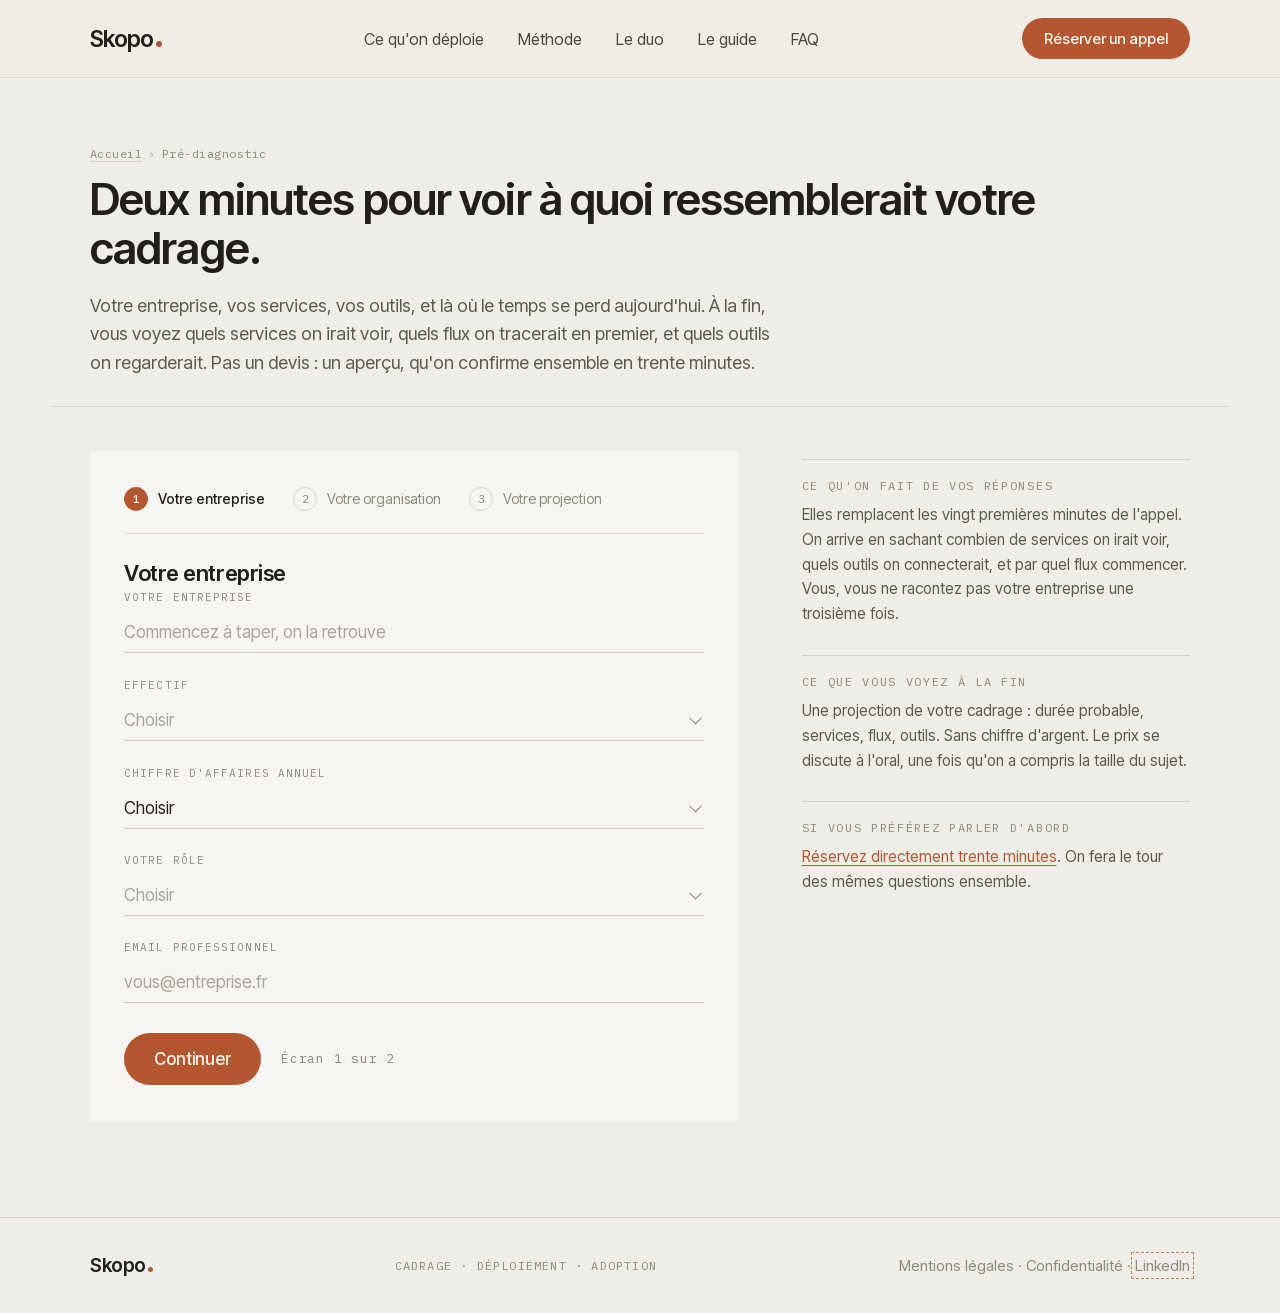
<file: pre-diagnostic/index.html>
<!DOCTYPE html>
<html lang="fr">
<head>
<meta charset="utf-8">
<meta name="viewport" content="width=device-width, initial-scale=1">
<script>document.documentElement.classList.add('js');</script>
<title>Pré-diagnostic : à quoi ressemblerait votre cadrage | Skopo</title>
<meta name="description" content="Deux minutes pour décrire votre PME, vos services, vos outils et là où le temps se perd. Vous voyez à quoi ressemblerait votre cadrage, on arrive préparés au premier échange.">
<link rel="canonical" href="https://skopo.fr/pre-diagnostic/">
<meta name="robots" content="index, follow">

<meta property="og:type" content="website">
<meta property="og:site_name" content="Skopo">
<meta property="og:locale" content="fr_FR">
<meta property="og:url" content="https://skopo.fr/pre-diagnostic/">
<meta property="og:title" content="Deux minutes pour voir à quoi ressemblerait votre cadrage.">
<meta property="og:description" content="Votre entreprise, vos services, vos outils, où le temps se perd. À la fin, votre projection de cadrage. Pas un devis, un aperçu.">
<meta property="og:image" content="https://skopo.fr/og-skopo.png">
<meta property="og:image:width" content="1200">
<meta property="og:image:height" content="630">

<meta name="twitter:card" content="summary_large_image">
<meta name="twitter:title" content="Pré-diagnostic Skopo">
<meta name="twitter:description" content="Deux minutes pour voir à quoi ressemblerait votre cadrage.">
<meta name="twitter:image" content="https://skopo.fr/og-skopo.png">

<link rel="icon" href="../favicon.svg" type="image/svg+xml">
<link rel="icon" href="../favicon-32.png" sizes="32x32">
<link rel="apple-touch-icon" href="../apple-touch-icon.png">
<meta name="theme-color" content="#efede7">

<script type="application/ld+json">
{
  "@context": "https://schema.org",
  "@type": "BreadcrumbList",
  "itemListElement": [
    { "@type": "ListItem", "position": 1, "name": "Accueil", "item": "https://skopo.fr/" },
    { "@type": "ListItem", "position": 2, "name": "Pré-diagnostic", "item": "https://skopo.fr/pre-diagnostic/" }
  ]
}
</script>
<link rel="preload" as="font" type="font/woff2" href="../assets/fonts/inter-tight-600-latin.woff2" crossorigin>
<link rel="preload" as="font" type="font/woff2" href="../assets/fonts/inter-tight-400-latin.woff2" crossorigin>
<link rel="stylesheet" href="../assets/fonts/fonts.css">
<link rel="stylesheet" href="../assets/skopo.css">
</head>
<body>

  <header class="nav">
    <div class="container nav-inner">
      <a href="../" class="brand" aria-label="Skopo, accueil">
        <span class="brand-name">Skopo</span>
        <span class="brand-dot"></span>
      </a>
      <nav class="nav-links" aria-label="Navigation principale">
        <a href="../#offre">Ce qu'on déploie</a>
        <a href="../#methode">Méthode</a>
        <a href="../#duo">Le duo</a>
        <a href="../#guide">Le guide</a>
        <a href="../#faq">FAQ</a>
      </nav>
      <a href="../#rdv" class="nav-cta">Réserver un appel</a>
    </div>
  </header>

  <section class="container doc-head">
    <nav class="fil" aria-label="Fil d'Ariane">
      <a href="../">Accueil</a><span aria-hidden="true">›</span>Pré-diagnostic
    </nav>
    <h1>Deux minutes pour voir à quoi ressemblerait votre cadrage.</h1>
    <p class="doc-chapo">Votre entreprise, vos services, vos outils, et là où le temps se perd aujourd'hui. À la fin, vous voyez quels services on irait voir, quels flux on tracerait en premier, et quels outils on regarderait. Pas un devis&nbsp;: un aperçu, qu'on confirme ensemble en trente minutes.</p>
    <p class="pd-interne" id="pd-interne" hidden><span class="dot"></span>Saisie interne&nbsp;: cette fiche sera marquée comme remplie par l'équipe Skopo.</p>
  </section>

  <section class="container pd-wrap">

    <!-- TODO: renseigner PREDIAG_ENDPOINT dans ../assets/skopo.js (webhook n8n).
         Tant qu'il est vide, la fiche et le score sont seulement écrits dans la console. -->
    <form class="pd-form" id="prediag-form" method="post" action="#" novalidate>

      <ol class="pd-progress" aria-label="Progression">
        <li class="is-active" data-step-dot="1"><span>1</span>Votre entreprise</li>
        <li data-step-dot="2"><span>2</span>Votre organisation</li>
        <li data-step-dot="3"><span>3</span>Votre projection</li>
      </ol>

      <!-- ============ Écran 1 : l'entreprise ============ -->
      <fieldset class="pd-step" data-step="1">
        <legend class="pd-legend">Votre entreprise</legend>

        <div class="field field--company" data-company-search>
          <label for="p-entreprise">Votre entreprise</label>
          <input id="p-entreprise" name="entreprise" type="text" placeholder="Commencez à taper, on la retrouve" autocomplete="organization" required aria-autocomplete="list" aria-expanded="false">
        </div>

        <div class="field">
          <label for="p-effectif">Effectif <span class="opt" id="p-effectif-hint"></span></label>
          <div class="select-wrap">
            <select id="p-effectif" name="effectif_declare" required>
              <option value="" disabled selected>Choisir</option>
              <option value="moins-20">Moins de 20 personnes</option>
              <option value="20-49">20 à 49</option>
              <option value="50-99">50 à 99</option>
              <option value="100-199">100 à 199</option>
              <option value="200-plus">200 et plus</option>
            </select>
          </div>
        </div>

        <div class="field">
          <label for="p-ca">Chiffre d'affaires annuel <span class="opt" id="p-ca-hint"></span></label>
          <div class="select-wrap">
            <select id="p-ca" name="ca_declare">
              <option value="" disabled selected>Choisir</option>
              <option value="moins-2">Moins de 2 M€</option>
              <option value="2-5">2 à 5 M€</option>
              <option value="5-10">5 à 10 M€</option>
              <option value="10-20">10 à 20 M€</option>
              <option value="20-plus">Plus de 20 M€</option>
              <option value="nsp">Je préfère ne pas dire</option>
            </select>
          </div>
        </div>

        <div class="field">
          <label for="p-fonction">Votre rôle</label>
          <div class="select-wrap">
            <select id="p-fonction" name="fonction" required>
              <option value="" disabled selected>Choisir</option>
              <option value="dirigeant">Dirigeant · DG</option>
              <option value="daf">DAF · finance</option>
              <option value="coo-ops">COO · directeur des opérations</option>
              <option value="direction-commerciale">Direction commerciale</option>
              <option value="it">IT · DSI</option>
              <option value="autre">Autre</option>
            </select>
          </div>
        </div>

        <div class="field">
          <label for="p-email">Email professionnel</label>
          <input id="p-email" name="email" type="email" placeholder="vous@entreprise.fr" autocomplete="email" inputmode="email" required>
          <span class="field-hint" id="p-email-hint" hidden>De préférence votre adresse professionnelle, c'est elle qui recevra la projection et le guide.</span>
        </div>

        <div class="pd-actions">
          <button type="button" class="btn" data-next>Continuer</button>
          <span class="rdv-cta-note">Écran 1 sur 2</span>
        </div>
      </fieldset>

      <!-- ============ Écran 2 : l'organisation ============ -->
      <fieldset class="pd-step" data-step="2" hidden>
        <legend class="pd-legend">Votre organisation</legend>

        <div class="field">
          <span class="pd-label">Vos services <span class="opt">Cochez tout ce qui existe chez vous</span></span>
          <div class="chips" data-group="services">
            <label class="chip"><input type="checkbox" name="services" value="commerce"><span>Commerce</span></label>
            <label class="chip"><input type="checkbox" name="services" value="adv"><span>ADV et facturation</span></label>
            <label class="chip"><input type="checkbox" name="services" value="finance"><span>Finance et compta</span></label>
            <label class="chip"><input type="checkbox" name="services" value="operations"><span>Opérations et production</span></label>
            <label class="chip"><input type="checkbox" name="services" value="support"><span>Support client</span></label>
            <label class="chip"><input type="checkbox" name="services" value="rh"><span>RH</span></label>
            <label class="chip"><input type="checkbox" name="services" value="marketing"><span>Marketing</span></label>
            <label class="chip"><input type="checkbox" name="services" value="it"><span>IT</span></label>
            <label class="chip"><input type="checkbox" name="services" value="direction"><span>Direction</span></label>
          </div>
        </div>

        <div class="field">
          <label for="p-sites">Nombre de sites ou d'établissements</label>
          <div class="select-wrap">
            <select id="p-sites" name="sites">
              <option value="" disabled selected>Choisir</option>
              <option value="1">Un seul</option>
              <option value="2-3">2 à 3</option>
              <option value="4-plus">Plus de 3</option>
            </select>
          </div>
        </div>

        <div class="field">
          <span class="pd-label">Vos outils <span class="opt">Par famille, les noms courants entre parenthèses</span></span>
          <div class="chips" data-group="outils">
            <label class="chip"><input type="checkbox" name="outils" value="crm"><span>CRM <em>(HubSpot, Pipedrive, Salesforce, Zoho)</em></span></label>
            <label class="chip"><input type="checkbox" name="outils" value="facturation"><span>Facturation et compta <em>(Pennylane, Sage, Cegid, Odoo)</em></span></label>
            <label class="chip"><input type="checkbox" name="outils" value="erp"><span>ERP ou logiciel métier</span></label>
            <label class="chip"><input type="checkbox" name="outils" value="support"><span>Support client <em>(Zendesk, Freshdesk)</em></span></label>
            <label class="chip"><input type="checkbox" name="outils" value="bureautique"><span>Bureautique <em>(Microsoft 365, Google Workspace)</em></span></label>
            <label class="chip"><input type="checkbox" name="outils" value="documents"><span>Stockage documentaire <em>(Drive, SharePoint, Dropbox)</em></span></label>
            <label class="chip"><input type="checkbox" name="outils" value="rh"><span>Outil RH ou paie</span></label>
            <label class="chip"><input type="checkbox" name="outils" value="tableurs"><span>Tableurs partagés comme outil de gestion</span></label>
          </div>
          <input class="pd-free" type="text" name="outils_autres" placeholder="D'autres outils importants ? Nommez-les ici (facultatif)">
        </div>

        <div class="field">
          <span class="pd-label">Où le temps se perd aujourd'hui <span class="opt">Ce que vous voyez, sans chercher à être exhaustif</span></span>
          <div class="chips" data-group="pertes">
            <label class="chip"><input type="checkbox" name="pertes" value="ressaisie"><span>Ressaisie entre outils</span></label>
            <label class="chip"><input type="checkbox" name="pertes" value="entrantes"><span>Demandes entrantes triées à la main</span></label>
            <label class="chip"><input type="checkbox" name="pertes" value="documents"><span>Documents relus un par un</span></label>
            <label class="chip"><input type="checkbox" name="pertes" value="reporting"><span>Reporting recollé à la main</span></label>
            <label class="chip"><input type="checkbox" name="pertes" value="relances"><span>Relances qui dépendent de la mémoire</span></label>
            <label class="chip"><input type="checkbox" name="pertes" value="information"><span>Information introuvable, cherchée dans plusieurs outils</span></label>
          </div>
        </div>

        <div class="field">
          <span class="pd-label">Vous avez déjà testé l'IA ?</span>
          <div class="chips chips--radio" data-group="maturite">
            <label class="chip"><input type="radio" name="maturite" value="non"><span>Non</span></label>
            <label class="chip"><input type="radio" name="maturite" value="quelques-personnes"><span>Quelques personnes, avec ChatGPT ou équivalent</span></label>
            <label class="chip"><input type="radio" name="maturite" value="projet-abandonne"><span>Un projet lancé qui n'a pas tenu</span></label>
            <label class="chip"><input type="radio" name="maturite" value="en-production"><span>Un outil en production</span></label>
          </div>
        </div>

        <div class="field">
          <span class="pd-label">Quelqu'un porte le sujet en interne ?</span>
          <div class="chips chips--radio" data-group="porteur">
            <label class="chip"><input type="radio" name="porteur" value="oui-temps"><span>Oui, avec du temps</span></label>
            <label class="chip"><input type="radio" name="porteur" value="oui-deborde"><span>Oui, mais débordé</span></label>
            <label class="chip"><input type="radio" name="porteur" value="non"><span>Non</span></label>
          </div>
        </div>

        <div class="field">
          <span class="pd-label">Horizon</span>
          <div class="chips chips--radio" data-group="horizon">
            <label class="chip"><input type="radio" name="horizon" value="trimestre"><span>Ce trimestre</span></label>
            <label class="chip"><input type="radio" name="horizon" value="six-mois"><span>Dans les six mois</span></label>
            <label class="chip"><input type="radio" name="horizon" value="on-regarde"><span>On regarde</span></label>
          </div>
        </div>

        <div class="field">
          <label for="p-message">Un mot sur ce qui vous amène <span class="opt">facultatif</span></label>
          <textarea id="p-message" name="message" placeholder="Ce qui a déclenché la réflexion, en deux lignes"></textarea>
        </div>

        <div class="pd-actions">
          <button type="button" class="btn-outline" data-prev>Retour</button>
          <button type="submit" class="btn" id="p-submit">Voir ma projection</button>
        </div>
        <p class="guide-consent">Vos réponses servent à préparer l'échange et à vous envoyer la projection et le guide par email. Pas de prospection automatisée. On complète la fiche publique de votre entreprise&nbsp;: <a href="../confidentialite/">le détail ici</a>.</p>
      </fieldset>

      <p class="guide-error" id="p-error" hidden role="alert"></p>
    </form>

    <!-- ============ Écran 3 : la projection, rendue par le JS ============ -->
    <div class="pd-result" id="prediag-result" hidden>
      <div class="kicker">Votre projection</div>
      <h2 id="pr-title">À quoi ressemblerait votre cadrage</h2>
      <p class="pd-result-lead" id="pr-lead"></p>

      <div class="pd-block">
        <div class="pd-block-kicker">Durée</div>
        <p id="pr-duree"></p>
      </div>

      <div class="pd-block">
        <div class="pd-block-kicker">Les services qu'on irait voir</div>
        <ul class="pd-list" id="pr-services"></ul>
      </div>

      <div class="pd-block">
        <div class="pd-block-kicker">Les flux qu'on tracerait en premier</div>
        <ul class="pd-list" id="pr-flux"></ul>
      </div>

      <div class="pd-block">
        <div class="pd-block-kicker">Les outils qu'on regarderait</div>
        <ul class="pd-list" id="pr-outils"></ul>
      </div>

      <div class="pd-block">
        <div class="pd-block-kicker">Ce qu'on a compris de votre situation</div>
        <ul class="pd-list" id="pr-contexte"></ul>
      </div>

      <div class="pd-block pd-block--promise">
        <div class="pd-block-kicker">Ce qu'on ne fera pas</div>
        <p>Remplacer des gens. On enlève à vos équipes ce qui n'est pas leur métier, et le temps rendu leur revient. Le système prépare, la personne décide.</p>
      </div>

      <div class="pd-next">
        <a href="#" class="btn a-remplir" data-todo="Lien Calendly">Trente minutes pour parcourir votre fiche</a>
        <p class="guide-done-note">On vous envoie cette projection par email, avec le guide. Et si ce n'est pas un sujet pour nous, on vous le dit dès l'appel.</p>
      </div>
    </div>

    <aside class="pd-aside" id="prediag-aside">
      <div class="pd-aside-block">
        <div class="kicker">Ce qu'on fait de vos réponses</div>
        <p>Elles remplacent les vingt premières minutes de l'appel. On arrive en sachant combien de services on irait voir, quels outils on connecterait, et par quel flux commencer. Vous, vous ne racontez pas votre entreprise une troisième fois.</p>
      </div>
      <div class="pd-aside-block">
        <div class="kicker">Ce que vous voyez à la fin</div>
        <p>Une projection de votre cadrage&nbsp;: durée probable, services, flux, outils. Sans chiffre d'argent. Le prix se discute à l'oral, une fois qu'on a compris la taille du sujet.</p>
      </div>
      <div class="pd-aside-block">
        <div class="kicker">Si vous préférez parler d'abord</div>
        <p><a href="../#rdv">Réservez directement trente minutes</a>. On fera le tour des mêmes questions ensemble.</p>
      </div>
    </aside>
  </section>

  <footer class="footer">
    <div class="container footer-inner">
      <div class="brand">
        <span class="brand-name">Skopo</span>
        <span class="brand-dot"></span>
      </div>
      <span class="footer-tag">Cadrage · Déploiement · Adoption</span>
      <span class="footer-links"><a href="../mentions-legales/">Mentions légales</a> · <a href="../confidentialite/">Confidentialité</a> · <a class="a-remplir" href="#" data-todo="URL de la page LinkedIn Skopo">LinkedIn</a></span>
    </div>
  </footer>

<script src="../assets/skopo.js"></script>
<script src="../assets/prediag.js"></script>
</body>
</html>
</file>
<file: assets/fonts/fonts.css>
/* Inter Tight et IBM Plex Mono, servies depuis skopo.fr.
   Sous-ensembles latin et latin-ext uniquement. Licence SIL Open Font License 1.1,
   qui autorise l'hébergement. Aucun appel à un domaine tiers : l'adresse IP des
   visiteurs ne part plus chez Google. */

/* latin-ext */
@font-face {
  font-family: 'IBM Plex Mono';
  font-style: normal;
  font-weight: 400;
  font-display: swap;
  src: url(/assets/fonts/ibm-plex-mono-400-latin-ext.woff2) format('woff2');
  unicode-range: U+0100-02BA, U+02BD-02C5, U+02C7-02CC, U+02CE-02D7, U+02DD-02FF, U+0304, U+0308, U+0329, U+1D00-1DBF, U+1E00-1E9F, U+1EF2-1EFF, U+2020, U+20A0-20AB, U+20AD-20C0, U+2113, U+2C60-2C7F, U+A720-A7FF;
}

/* latin */
@font-face {
  font-family: 'IBM Plex Mono';
  font-style: normal;
  font-weight: 400;
  font-display: swap;
  src: url(/assets/fonts/ibm-plex-mono-400-latin.woff2) format('woff2');
  unicode-range: U+0000-00FF, U+0131, U+0152-0153, U+02BB-02BC, U+02C6, U+02DA, U+02DC, U+0304, U+0308, U+0329, U+2000-206F, U+20AC, U+2122, U+2191, U+2193, U+2212, U+2215, U+FEFF, U+FFFD;
}

/* latin-ext */
@font-face {
  font-family: 'IBM Plex Mono';
  font-style: normal;
  font-weight: 500;
  font-display: swap;
  src: url(/assets/fonts/ibm-plex-mono-500-latin-ext.woff2) format('woff2');
  unicode-range: U+0100-02BA, U+02BD-02C5, U+02C7-02CC, U+02CE-02D7, U+02DD-02FF, U+0304, U+0308, U+0329, U+1D00-1DBF, U+1E00-1E9F, U+1EF2-1EFF, U+2020, U+20A0-20AB, U+20AD-20C0, U+2113, U+2C60-2C7F, U+A720-A7FF;
}

/* latin */
@font-face {
  font-family: 'IBM Plex Mono';
  font-style: normal;
  font-weight: 500;
  font-display: swap;
  src: url(/assets/fonts/ibm-plex-mono-500-latin.woff2) format('woff2');
  unicode-range: U+0000-00FF, U+0131, U+0152-0153, U+02BB-02BC, U+02C6, U+02DA, U+02DC, U+0304, U+0308, U+0329, U+2000-206F, U+20AC, U+2122, U+2191, U+2193, U+2212, U+2215, U+FEFF, U+FFFD;
}

/* latin-ext */
@font-face {
  font-family: 'Inter Tight';
  font-style: normal;
  font-weight: 400;
  font-display: swap;
  src: url(/assets/fonts/inter-tight-400-latin-ext.woff2) format('woff2');
  unicode-range: U+0100-02BA, U+02BD-02C5, U+02C7-02CC, U+02CE-02D7, U+02DD-02FF, U+0304, U+0308, U+0329, U+1D00-1DBF, U+1E00-1E9F, U+1EF2-1EFF, U+2020, U+20A0-20AB, U+20AD-20C0, U+2113, U+2C60-2C7F, U+A720-A7FF;
}

/* latin */
@font-face {
  font-family: 'Inter Tight';
  font-style: normal;
  font-weight: 400;
  font-display: swap;
  src: url(/assets/fonts/inter-tight-400-latin.woff2) format('woff2');
  unicode-range: U+0000-00FF, U+0131, U+0152-0153, U+02BB-02BC, U+02C6, U+02DA, U+02DC, U+0304, U+0308, U+0329, U+2000-206F, U+20AC, U+2122, U+2191, U+2193, U+2212, U+2215, U+FEFF, U+FFFD;
}

/* latin-ext */
@font-face {
  font-family: 'Inter Tight';
  font-style: normal;
  font-weight: 500;
  font-display: swap;
  src: url(/assets/fonts/inter-tight-500-latin-ext.woff2) format('woff2');
  unicode-range: U+0100-02BA, U+02BD-02C5, U+02C7-02CC, U+02CE-02D7, U+02DD-02FF, U+0304, U+0308, U+0329, U+1D00-1DBF, U+1E00-1E9F, U+1EF2-1EFF, U+2020, U+20A0-20AB, U+20AD-20C0, U+2113, U+2C60-2C7F, U+A720-A7FF;
}

/* latin */
@font-face {
  font-family: 'Inter Tight';
  font-style: normal;
  font-weight: 500;
  font-display: swap;
  src: url(/assets/fonts/inter-tight-500-latin.woff2) format('woff2');
  unicode-range: U+0000-00FF, U+0131, U+0152-0153, U+02BB-02BC, U+02C6, U+02DA, U+02DC, U+0304, U+0308, U+0329, U+2000-206F, U+20AC, U+2122, U+2191, U+2193, U+2212, U+2215, U+FEFF, U+FFFD;
}

/* latin-ext */
@font-face {
  font-family: 'Inter Tight';
  font-style: normal;
  font-weight: 600;
  font-display: swap;
  src: url(/assets/fonts/inter-tight-600-latin-ext.woff2) format('woff2');
  unicode-range: U+0100-02BA, U+02BD-02C5, U+02C7-02CC, U+02CE-02D7, U+02DD-02FF, U+0304, U+0308, U+0329, U+1D00-1DBF, U+1E00-1E9F, U+1EF2-1EFF, U+2020, U+20A0-20AB, U+20AD-20C0, U+2113, U+2C60-2C7F, U+A720-A7FF;
}

/* latin */
@font-face {
  font-family: 'Inter Tight';
  font-style: normal;
  font-weight: 600;
  font-display: swap;
  src: url(/assets/fonts/inter-tight-600-latin.woff2) format('woff2');
  unicode-range: U+0000-00FF, U+0131, U+0152-0153, U+02BB-02BC, U+02C6, U+02DA, U+02DC, U+0304, U+0308, U+0329, U+2000-206F, U+20AC, U+2122, U+2191, U+2193, U+2212, U+2215, U+FEFF, U+FFFD;
}
</file>
<file: assets/skopo.css>
:root {
    --bg: #efede7;
    --bg-alt: #e8e5df;
    --card: #f7f5f1;
    --ink: #221f1b;
    --ink-soft: #3d3934;
    --text-2: #4a463f;
    --text-3: #5c584f;
    --text-4: #6f6b64;
    --muted: #8c887f;
    --faint: #a8a49c;
    --accent: #b4562f;
    --accent-hover: #8f4325;
    --accent-light: #cf7b52;
    --accent-deep: #a34e28;
    --cream: #fbf8f3;
    --line: rgba(34, 31, 27, .1);
    --line-md: rgba(34, 31, 27, .12);
    --line-strong: rgba(34, 31, 27, .14);
    --sans: 'Inter Tight', Helvetica, Arial, sans-serif;
    --mono: 'IBM Plex Mono', 'SF Mono', Menlo, monospace;
  }

  * { box-sizing: border-box; }
  html { scroll-behavior: smooth; }
  body {
    margin: 0;
    background: var(--bg);
    color: var(--ink);
    font-family: var(--sans);
    -webkit-font-smoothing: antialiased;
  }
  a { color: var(--accent); text-decoration: none; }
  a:hover { color: var(--accent-hover); }
  img { max-width: 100%; }

  .container { max-width: 1180px; margin: 0 auto; padding-left: clamp(20px, 4.5vw, 40px); padding-right: clamp(20px, 4.5vw, 40px); }

  section[id] { scroll-margin-top: 96px; }

  .kicker {
    font-family: var(--mono);
    font-size: 12px;
    letter-spacing: .14em;
    text-transform: uppercase;
    color: var(--muted);
  }
  .dot { width: 8px; height: 8px; border-radius: 50%; background: var(--accent); flex: none; }

  .btn {
    display: inline-block;
    background: var(--accent);
    color: var(--cream);
    border-radius: 999px;
    padding: 16px 30px;
    font-size: 17px;
    font-weight: 500;
    border: none;
    cursor: pointer;
    font-family: var(--sans);
  }
  .btn:hover { background: var(--accent-hover); color: var(--cream); }

  /* ---------- Nav ---------- */
  .nav {
    position: sticky;
    top: 0;
    z-index: 10;
    background: rgba(239, 237, 231, .92);
    backdrop-filter: blur(8px);
    -webkit-backdrop-filter: blur(8px);
    border-bottom: 1px solid var(--line);
  }
  .nav-inner {
    padding-top: 18px;
    padding-bottom: 18px;
    display: flex;
    align-items: center;
    justify-content: space-between;
    gap: 40px;
  }
  .brand { display: flex; align-items: baseline; gap: 2px; color: var(--ink); }
  .brand-name { font-size: 23px; font-weight: 600; letter-spacing: -.028em; }
  .brand-dot { width: 6px; height: 6px; border-radius: 50%; background: var(--accent); }
  .nav-links { display: flex; align-items: center; gap: 34px; font-size: 16px; }
  .nav-links a { color: var(--text-2); }
  .nav-links a:hover { color: var(--ink); }
  .nav-cta {
    background: var(--accent);
    color: var(--cream);
    border-radius: 999px;
    padding: 11px 22px;
    font-size: 15px;
    font-weight: 500;
    white-space: nowrap;
  }
  .nav-cta:hover { background: var(--accent-hover); color: var(--cream); }

  /* ---------- Hero ---------- */
  .hero { position: relative; overflow: hidden; }
  .hero-canvas {
    position: absolute;
    inset: 0;
    width: 100%;
    height: 100%;
    pointer-events: none;
  }
  .hero-inner { position: relative; padding-top: 104px; padding-bottom: 88px; }
  .hero-content { max-width: 760px; display: flex; flex-direction: column; gap: 28px; }
  .hero-tag {
    display: flex;
    align-items: center;
    gap: 14px;
    font-family: var(--mono);
    font-size: 14px;
    letter-spacing: .14em;
    text-transform: uppercase;
    color: var(--accent);
  }
  .hero-tag-line { width: 30px; height: 1px; background: var(--accent); }
  .hero h1 {
    margin: 0;
    font-size: clamp(33px, 5.4vw, 62px);
    line-height: 1.06;
    font-weight: 600;
    letter-spacing: -.03em;
    text-wrap: pretty;
  }
  .hero-sub { margin: 0; font-size: clamp(18px, 2.2vw, 21px); line-height: 1.55; color: var(--text-3); max-width: 600px; text-wrap: pretty; }
  .hero-cta-row { display: flex; align-items: center; gap: 22px; flex-wrap: wrap; padding-top: 8px; }
  .hero-cta-note { font-size: 16px; color: var(--text-4); }
  .hero-cta-alt { color: var(--accent-deep); text-decoration: underline; text-underline-offset: 3px; }
  .hero-cta-alt:hover { color: var(--accent-hover); }
  .hero-diag {
    display: flex;
    align-items: center;
    gap: 12px;
    padding-top: 14px;
    font-family: var(--mono);
    font-size: 13px;
    letter-spacing: .06em;
    color: var(--muted);
  }

  /* ---------- Logos ---------- */
  .logos { border-top: 1px solid var(--line); border-bottom: 1px solid var(--line); }
  .logos-inner {
    padding-top: 28px;
    padding-bottom: 28px;
    display: flex;
    align-items: center;
    gap: 40px;
    flex-wrap: wrap;
  }
  .logos-label {
    font-family: var(--mono);
    font-size: 12px;
    letter-spacing: .12em;
    text-transform: uppercase;
    color: var(--muted);
    white-space: nowrap;
  }
  .logos-row {
    display: flex;
    align-items: center;
    gap: 72px;
    flex-wrap: wrap;
  }
  .logos-row img {
    width: auto;
    display: block;
    filter: grayscale(1) brightness(1.3) contrast(.55);
    opacity: .6;
    transition: filter .35s ease, opacity .35s ease;
  }
  .logos-row img:hover { filter: none; opacity: 1; }

  /* ---------- Problème ---------- */
  .probleme { padding-top: 96px; padding-bottom: 96px; }
  .probleme-grid {
    display: grid;
    grid-template-columns: minmax(0, 1fr) minmax(0, 1.15fr);
    gap: 80px;
    align-items: start;
  }
  .probleme-head { display: flex; flex-direction: column; gap: 24px; }
  .probleme h2, .section-head h2 {
    margin: 0;
    font-size: clamp(28px, 3.6vw, 40px);
    line-height: 1.12;
    font-weight: 600;
    letter-spacing: -.028em;
    text-wrap: pretty;
  }
  .probleme-lead { margin: 0; font-size: 18px; line-height: 1.6; color: var(--text-3); }
  .pain-list { display: flex; flex-direction: column; }
  .pain {
    display: flex;
    gap: 16px;
    padding: 20px 0;
    border-bottom: 1px solid var(--line-md);
  }
  .pain:last-child { border-bottom: none; }
  .pain .dot { margin-top: 9px; }
  .pain span:last-child { font-size: 18px; line-height: 1.5; color: var(--ink-soft); }

  /* ---------- Avant / Après ---------- */
  .ba { border-top: 1px solid var(--line); }
  .ba-inner { padding-top: 96px; padding-bottom: 96px; }
  .ba-labels {
    display: flex;
    justify-content: space-between;
    align-items: baseline;
    margin-bottom: 12px;
    font-family: var(--mono);
    font-size: 11px;
    letter-spacing: .14em;
    text-transform: uppercase;
  }
  .ba-label-avant { color: var(--muted); }
  .ba-label-apres { display: flex; align-items: center; gap: 8px; color: var(--accent); }
  .ba-label-apres .dot { width: 7px; height: 7px; }
  .ba-frame {
    position: relative;
    height: 498px;
    user-select: none;
    -webkit-user-select: none;
    touch-action: pan-y;
    cursor: ew-resize;
    overflow: hidden;
    border-radius: 10px;
    background: var(--cream);
    box-shadow: 0 1px 0 var(--line-strong), 0 24px 48px -32px rgba(34, 31, 27, .4);
  }
  .ba-panel { position: absolute; inset: 0; display: flex; flex-direction: column; background: var(--cream); }
  /* flex:none partout : les deux panneaux doivent garder des hauteurs de
     lignes identiques pour que le glissement reste lisible */
  .ba-head, .ba-cols, .ba-row, .ba-foot { flex: none; }
  .ba-head { display: flex; align-items: baseline; gap: 14px; padding: 22px 30px 18px; border-bottom: 1px solid var(--line-md); }
  .ba-head-title { font-size: 17px; font-weight: 600; letter-spacing: -.01em; }
  .ba-head-note { font-family: var(--mono); font-size: 12px; color: var(--muted); }
  .ba-cols, .ba-row {
    display: grid;
    grid-template-columns: 1.2fr 1.05fr 1.05fr .82fr .95fr .72fr 1.05fr;
    align-items: center;
    padding: 0 30px;
  }
  .ba-cols {
    height: 38px;
    font-family: var(--mono);
    font-size: 11px;
    letter-spacing: .1em;
    text-transform: uppercase;
    color: var(--faint);
  }
  .ba-row { height: 66px; border-top: 1px solid rgba(34, 31, 27, .08); font-size: 15px; color: var(--ink-soft); }
  .ba-mono { font-family: var(--mono); font-size: 13px; color: var(--muted); }
  .ba-soft { color: var(--muted); }
  .ba-empty { color: #c0bbb2; }
  .ba-strong { font-weight: 500; }
  .ba-foot {
    margin-top: auto;
    padding: 18px 30px;
    border-top: 1px solid var(--line-md);
    display: flex;
    align-items: center;
    gap: 12px;
    font-size: 14px;
    color: var(--muted);
  }
  .ba-foot-dot { width: 7px; height: 7px; border-radius: 50%; background: #c0bbb2; flex: none; }
  .ba-panel--after .ba-head { justify-content: flex-end; }
  .ba-panel--after .ba-head-note { color: var(--accent); }
  .ba-panel--after .ba-row { color: var(--ink); }
  .ba-panel--after .ba-mono { color: var(--text-3); }
  .ba-row--merge { color: var(--faint); }
  .ba-merge-note { grid-column: 1 / -1; text-align: right; font-family: var(--mono); font-size: 12px; letter-spacing: .06em; }
  .ba-c-next .ba-tag-ia {
    display: block;
    margin-top: 3px;
    font-family: var(--mono);
    font-size: 10px;
    letter-spacing: .08em;
    text-transform: uppercase;
    color: var(--accent-deep);
  }
  .ba-icp { display: flex; align-items: center; gap: 9px; }
  .ba-icp-dots { display: flex; gap: 4px; }
  .ba-icp-dots span { width: 7px; height: 7px; border-radius: 50%; background: rgba(34, 31, 27, .15); }
  .ba-icp-dots .on { background: var(--accent); }
  .ba-icp-score { font-family: var(--mono); font-size: 12px; color: var(--muted); }
  .ba-next { color: var(--accent); }
  .ba-panel--after .ba-foot { flex-direction: row-reverse; justify-content: flex-start; color: var(--text-3); }
  .ba-panel--after .ba-foot-dot { background: var(--accent); }
  .ba-handle { position: absolute; top: 0; bottom: 0; width: 1px; background: var(--ink); z-index: 4; pointer-events: none; }
  .ba-grip {
    position: absolute;
    top: 50%;
    left: 50%;
    transform: translate(-50%, -50%);
    width: 44px;
    height: 44px;
    border-radius: 50%;
    background: var(--accent);
    display: flex;
    align-items: center;
    justify-content: center;
    gap: 5px;
    box-shadow: 0 6px 20px -6px rgba(34, 31, 27, .5);
  }
  .ba-grip span { width: 6px; height: 6px; border-radius: 50%; background: var(--cream); }
  .ba-legend { display: flex; gap: 40px; flex-wrap: wrap; margin-top: 28px; font-size: 15px; color: var(--text-4); }

  /* ---------- Offre ---------- */
  .offre { background: var(--bg-alt); border-top: 1px solid var(--line); }
  .offre-inner, .methode-inner { padding-top: 96px; padding-bottom: 96px; }
  .section-head {
    display: flex;
    flex-direction: column;
    gap: 16px;
    max-width: 680px;
    margin-bottom: 56px;
  }
  .section-head p { margin: 0; font-size: 18px; line-height: 1.6; color: var(--text-3); }
  .cards { display: grid; grid-template-columns: repeat(3, 1fr); gap: 24px; }
  .card {
    background: var(--card);
    padding: 36px 34px;
    display: flex;
    flex-direction: column;
    gap: 20px;
  }
  .card-tag { display: flex; align-items: center; gap: 12px; }
  .card-num {
    font-family: var(--mono);
    font-size: 12px;
    letter-spacing: .12em;
    text-transform: uppercase;
    color: var(--muted);
  }
  .card h3 { margin: 0; font-size: 25px; font-weight: 600; letter-spacing: -.02em; line-height: 1.2; }
  .card p { margin: 0; font-size: 17px; line-height: 1.55; color: var(--text-3); }
  .card-points {
    display: flex;
    flex-direction: column;
    gap: 10px;
    padding-top: 6px;
    margin-top: auto;
    font-size: 15px;
    color: var(--text-4);
  }
  .card-result {
    padding-top: 16px;
    border-top: 1px solid var(--line-md);
    font-size: 16px;
    font-weight: 500;
    line-height: 1.45;
    color: var(--accent-deep);
  }

  /* ---------- Méthode ---------- */
  .steps { display: grid; grid-template-columns: repeat(3, 1fr); gap: 24px; }
  .step {
    display: flex;
    flex-direction: column;
    gap: 22px;
    padding-top: 26px;
    border-top: 2px solid var(--line-strong);
  }
  .step.is-active { border-top-color: var(--accent); }
  .step-meta { display: flex; align-items: flex-end; justify-content: space-between; gap: 16px; }
  .step-dots { display: flex; align-items: flex-end; gap: 6px; height: 26px; }
  .step-dots span { width: 8px; height: 8px; border-radius: 50%; background: rgba(34, 31, 27, .14); }
  .step-dots .lvl-2 { margin-bottom: 9px; }
  .step-dots .lvl-3 { margin-bottom: 18px; }
  .step-dots .on { background: var(--accent); }
  .step-dots .off-strong { background: rgba(34, 31, 27, .22); }
  .step-dots .on.size-9 { width: 9px; height: 9px; }
  .step-dots .on.size-10 { width: 10px; height: 10px; }
  .step-duree {
    font-family: var(--mono);
    font-size: 12px;
    letter-spacing: .1em;
    text-transform: uppercase;
    color: var(--muted);
  }
  .step h3 { margin: 0; font-size: 25px; font-weight: 600; letter-spacing: -.02em; }
  .step p { margin: 0; font-size: 17px; line-height: 1.55; color: var(--text-3); }
  .step-prix { margin-top: auto; padding-top: 8px; font-family: var(--mono); font-size: 13px; color: var(--accent-deep); }

  /* ---------- Cas client ---------- */
  .cas { background: var(--ink); color: #f4f1eb; }
  .cas-inner {
    padding-top: 96px;
    padding-bottom: 96px;
    display: grid;
    grid-template-columns: minmax(0, 1.1fr) minmax(0, 1fr);
    gap: 80px;
    align-items: center;
  }
  .cas-quote-block { display: flex; flex-direction: column; gap: 28px; }
  .cas .kicker { color: var(--accent-light); }
  .cas-quote {
    margin: 0;
    font-size: clamp(22px, 2.8vw, 29px);
    line-height: 1.35;
    font-weight: 500;
    letter-spacing: -.02em;
    text-wrap: pretty;
  }
  .cas-author { display: flex; align-items: center; gap: 14px; font-size: 16px; color: rgba(244, 241, 235, .6); }
  .cas-author .dot { background: var(--accent-light); }
  .cas-stats { display: flex; flex-direction: column; }
  .cas-stat {
    display: flex;
    align-items: baseline;
    justify-content: space-between;
    gap: 24px;
    padding: 24px 0;
    border-bottom: 1px solid rgba(244, 241, 235, .16);
  }
  .cas-stat-label { font-size: 17px; color: rgba(244, 241, 235, .7); }
  .cas-stat-value { font-size: 34px; font-weight: 600; letter-spacing: -.03em; color: rgba(244, 241, 235, .35); }
  .cas-note {
    padding-top: 20px;
    font-family: var(--mono);
    font-size: 12px;
    letter-spacing: .06em;
    color: rgba(244, 241, 235, .4);
  }

  /* ---------- Duo ---------- */
  .duo { background: var(--ink); color: #f4f1eb; }
  .duo-inner { padding-top: 96px; padding-bottom: 96px; }
  .duo .kicker { color: var(--accent-light); }
  .duo-head { display: flex; flex-direction: column; gap: 16px; max-width: 680px; margin-bottom: 56px; }
  .duo-head h2 {
    margin: 0;
    font-size: clamp(28px, 3.6vw, 40px);
    line-height: 1.12;
    font-weight: 600;
    letter-spacing: -.028em;
    text-wrap: pretty;
  }
  .duo-lead { margin: 0; font-size: 18px; line-height: 1.6; color: rgba(244, 241, 235, .7); }
  .duo-cards { display: grid; grid-template-columns: repeat(2, 1fr); gap: 24px; }
  .duo-card {
    border: 1px solid rgba(244, 241, 235, .16);
    padding: 36px 34px;
    display: flex;
    flex-direction: column;
    gap: 18px;
  }
  .duo-avatar {
    width: 64px;
    height: 64px;
    border-radius: 50%;
    background: rgba(244, 241, 235, .08);
    border: 1px solid rgba(244, 241, 235, .22);
    display: flex;
    align-items: center;
    justify-content: center;
    font-family: var(--mono);
    font-size: 22px;
    color: var(--accent-light);
    overflow: hidden;
  }
  .duo-avatar img { width: 100%; height: 100%; object-fit: cover; }
  .duo-role {
    font-family: var(--mono);
    font-size: 12px;
    letter-spacing: .12em;
    text-transform: uppercase;
    color: var(--accent-light);
  }
  .duo-card h3 { margin: 0; font-size: 25px; font-weight: 600; letter-spacing: -.02em; }
  .duo-card p { margin: 0; font-size: 17px; line-height: 1.55; color: rgba(244, 241, 235, .7); }
  .duo-points {
    display: flex;
    flex-direction: column;
    gap: 10px;
    padding-top: 14px;
    border-top: 1px solid rgba(244, 241, 235, .16);
    font-size: 15px;
    line-height: 1.5;
    color: rgba(244, 241, 235, .5);
  }
  .duo-punch {
    margin-top: auto;
    padding-top: 16px;
    border-top: 1px solid rgba(244, 241, 235, .16);
    font-size: 16px;
    font-weight: 500;
    line-height: 1.45;
    color: var(--accent-light);
  }

  /* ---------- Pour qui ---------- */
  .pourqui { padding-top: 96px; padding-bottom: 96px; }
  .pourqui-grid { display: grid; grid-template-columns: repeat(2, 1fr); gap: 24px; align-items: stretch; }
  .pourqui-col { background: var(--card); padding: 36px 34px; display: flex; flex-direction: column; }
  .pourqui-col h3 { margin: 0 0 14px; font-size: 20px; font-weight: 600; letter-spacing: -.015em; }
  .pourqui-item {
    display: flex;
    gap: 14px;
    padding: 13px 0;
    border-top: 1px solid var(--line-md);
    font-size: 16px;
    line-height: 1.5;
    color: var(--ink-soft);
  }
  .pourqui-mark { font-family: var(--mono); font-size: 15px; color: var(--accent-deep); flex: none; padding-top: 1px; }
  .pourqui-non .pourqui-mark { color: var(--faint); }
  .pourqui-non .pourqui-item { color: var(--text-4); }
  .pourqui-note { padding-top: 16px; margin-top: auto; font-size: 15px; color: var(--text-4); }

  /* ---------- FAQ ---------- */
  .faq { padding-top: 96px; padding-bottom: 96px; }
  .faq-grid {
    display: grid;
    grid-template-columns: minmax(0, .7fr) minmax(0, 1.3fr);
    gap: 80px;
    align-items: start;
  }
  .faq-head { display: flex; flex-direction: column; gap: 16px; }
  .faq-head h2 { margin: 0; font-size: clamp(26px, 3.3vw, 36px); line-height: 1.14; font-weight: 600; letter-spacing: -.028em; }
  .faq-list { display: flex; flex-direction: column; }
  .faq-item {
    display: flex;
    flex-direction: column;
    gap: 10px;
    padding: 26px 0;
    border-top: 1px solid var(--line-strong);
  }
  .faq-item:last-child { border-bottom: 1px solid var(--line-strong); }
  .faq-item h3 { margin: 0; font-size: 20px; font-weight: 600; letter-spacing: -.015em; }
  .faq-item p { margin: 0; font-size: 17px; line-height: 1.55; color: var(--text-3); }

  /* ---------- Prise de RDV ---------- */
  .rdv { background: var(--bg-alt); border-top: 1px solid var(--line); }
  .rdv-inner {
    padding-top: 96px;
    padding-bottom: 96px;
    display: grid;
    grid-template-columns: minmax(0, 1fr) minmax(0, .85fr);
    gap: 80px;
    align-items: start;
  }
  .rdv-content { display: flex; flex-direction: column; gap: 24px; }
  .rdv h2 {
    margin: 0;
    font-size: clamp(30px, 4vw, 44px);
    line-height: 1.08;
    font-weight: 600;
    letter-spacing: -.03em;
    text-wrap: pretty;
  }
  .rdv-lead { margin: 0; font-size: 19px; line-height: 1.55; color: var(--text-3); max-width: 480px; }
  .rdv-cta-row { display: flex; align-items: center; gap: 20px; flex-wrap: wrap; padding-top: 8px; }
  .rdv-cta-note { font-family: var(--mono); font-size: 13px; letter-spacing: .06em; color: var(--muted); }

  .rdv-form { background: var(--card); padding: 36px 34px; display: flex; flex-direction: column; gap: 22px; }
  .rdv-form-intro { font-size: 17px; color: var(--text-3); }
  .field { display: flex; flex-direction: column; gap: 8px; }
  .field label {
    font-family: var(--mono);
    font-size: 11px;
    letter-spacing: .1em;
    text-transform: uppercase;
    color: var(--muted);
  }
  .field input,
  .field textarea {
    border: none;
    border-bottom: 1px solid rgba(34, 31, 27, .22);
    border-radius: 0;
    background: transparent;
    padding: 10px 0;
    font-size: 17px;
    font-family: var(--sans);
    color: var(--ink);
    outline: none;
    resize: vertical;
  }
  .field input::placeholder,
  .field textarea::placeholder { color: var(--faint); }
  .field input:focus,
  .field textarea:focus { border-bottom-color: var(--accent); }
  .field textarea { min-height: 72px; }
  .btn-outline {
    align-self: flex-start;
    background: transparent;
    border: 1px solid var(--accent-light);
    border-radius: 999px;
    padding: 12px 24px;
    font-size: 16px;
    font-weight: 500;
    color: var(--accent-deep);
    cursor: pointer;
    font-family: var(--sans);
  }
  .btn-outline:hover { background: var(--accent); border-color: var(--accent); color: var(--cream); }

  /* ---------- Guide (lead magnet) ---------- */
  .guide { background: var(--bg-alt); border-top: 1px solid var(--line); border-bottom: 1px solid var(--line); }
  .guide-inner {
    padding-top: 96px;
    padding-bottom: 96px;
    display: grid;
    grid-template-columns: minmax(0, 1fr) minmax(0, .85fr);
    gap: 80px;
    align-items: start;
  }
  .guide-content { display: flex; flex-direction: column; gap: 22px; position: relative; }
  .guide-content h2 {
    margin: 0;
    font-size: clamp(28px, 3.6vw, 40px);
    line-height: 1.12;
    font-weight: 600;
    letter-spacing: -.03em;
    text-wrap: pretty;
    max-width: 520px;
  }
  .guide-lead { margin: 0; font-size: 19px; line-height: 1.55; color: var(--text-3); max-width: 500px; }
  .guide-points { list-style: none; margin: 6px 0 0; padding: 0; display: flex; flex-direction: column; gap: 14px; max-width: 520px; }
  .guide-points li { display: flex; gap: 14px; align-items: flex-start; font-size: 16.5px; line-height: 1.5; color: var(--text-3); }
  .guide-points li .dot { margin-top: 8px; }
  .guide-points strong { color: var(--ink); font-weight: 500; }
  .guide-cover {
    margin: 18px 0 0;
    width: 210px;
    border-radius: 6px;
    overflow: hidden;
    box-shadow: 0 24px 48px rgba(34, 31, 27, .18), 0 2px 6px rgba(34, 31, 27, .08);
    transform: rotate(-2deg);
    align-self: flex-start;
  }
  .guide-cover img { display: block; width: 100%; height: auto; }

  .guide-form { background: var(--card); padding: 36px 34px; display: flex; flex-direction: column; gap: 22px; position: relative; }
  .guide-form-head { display: flex; flex-direction: column; gap: 6px; }
  .guide-form-title { font-size: 22px; font-weight: 600; letter-spacing: -.02em; }
  .guide-form-sub { font-family: var(--mono); font-size: 12px; letter-spacing: .06em; color: var(--muted); }
  .field .opt { text-transform: none; letter-spacing: 0; color: var(--faint); margin-left: 6px; }
  .field-hint { font-size: 13px; line-height: 1.45; color: var(--text-4); }
  .field-hint.is-warn { color: var(--accent-deep); }
  .field--company { position: relative; }
  .select-wrap { position: relative; }
  .select-wrap::after {
    content: '';
    position: absolute; right: 4px; top: 50%;
    width: 8px; height: 8px;
    border-right: 1.5px solid var(--muted); border-bottom: 1.5px solid var(--muted);
    transform: translateY(-70%) rotate(45deg);
    pointer-events: none;
  }
  .field select {
    -webkit-appearance: none; appearance: none;
    width: 100%;
    border: none;
    border-bottom: 1px solid rgba(34, 31, 27, .22);
    border-radius: 0;
    background: transparent;
    padding: 10px 24px 10px 0;
    font-size: 17px;
    font-family: var(--sans);
    color: var(--ink);
    outline: none;
    cursor: pointer;
  }
  .field select:invalid { color: var(--faint); }
  .field select:focus { border-bottom-color: var(--accent); }
  .suggest {
    list-style: none; margin: 0; padding: 6px 0;
    position: absolute; left: 0; right: 0; top: 100%; z-index: 5;
    background: var(--cream);
    border: 1px solid var(--line-md);
    border-radius: 10px;
    box-shadow: 0 18px 40px rgba(34, 31, 27, .12);
    max-height: 300px; overflow-y: auto;
  }
  .suggest li { padding: 10px 16px; cursor: pointer; display: flex; flex-direction: column; gap: 2px; }
  .suggest li:hover, .suggest li.is-active { background: var(--bg-alt); }
  .suggest .s-name { font-size: 15px; font-weight: 500; color: var(--ink); }
  .suggest .s-meta { font-family: var(--mono); font-size: 11.5px; color: var(--muted); letter-spacing: .02em; }
  .suggest .s-empty { cursor: default; color: var(--text-4); font-size: 14px; }
  .suggest .s-empty:hover { background: transparent; }
  .company-pick {
    display: flex; align-items: center; justify-content: space-between; gap: 14px;
    margin-top: 4px;
    padding: 12px 14px;
    background: var(--bg);
    border: 1px solid var(--line-md);
    border-radius: 10px;
  }
  .company-pick-main { display: flex; flex-direction: column; gap: 3px; min-width: 0; }
  .company-pick-name { font-size: 15px; font-weight: 500; color: var(--ink); }
  .company-pick-meta { font-family: var(--mono); font-size: 11.5px; color: var(--muted); letter-spacing: .02em; }
  .company-pick-change {
    background: transparent; border: none; padding: 0;
    font-family: var(--sans); font-size: 14px; color: var(--accent); cursor: pointer; flex: none;
  }
  .company-pick-change:hover { color: var(--accent-hover); text-decoration: underline; }
  .guide-submit { align-self: flex-start; margin-top: 4px; }
  .guide-submit[disabled] { opacity: .6; cursor: progress; }
  .guide-consent { margin: 0; font-size: 13px; line-height: 1.5; color: var(--text-4); }
  .guide-error { margin: 0; font-size: 14px; color: var(--accent-deep); }

  .guide-side, .rdv-side { min-width: 0; }
  .company-pick[hidden], .guide-done[hidden], .suggest[hidden], .field-hint[hidden], .guide-form[hidden], .rdv-form[hidden], .guide-error[hidden] { display: none; }
  .guide-done { background: var(--card); padding: 36px 34px; display: flex; flex-direction: column; gap: 16px; }
  .guide-done h3 { margin: 0; font-size: 26px; font-weight: 600; letter-spacing: -.02em; }
  .guide-done p { margin: 0; font-size: 17px; line-height: 1.55; color: var(--text-3); }
  .guide-done .btn { align-self: flex-start; margin-top: 6px; }
  .guide-done-note { font-size: 15px !important; color: var(--text-4) !important; }

  /* ---------- Footer ---------- */
  .footer { border-top: 1px solid var(--line-md); }
  .footer-inner {
    padding-top: 36px;
    padding-bottom: 36px;
    display: flex;
    align-items: center;
    justify-content: space-between;
    gap: 32px;
    flex-wrap: wrap;
  }
  .footer .brand-name { font-size: 19px; letter-spacing: -.025em; }
  .footer .brand-dot { width: 5px; height: 5px; }
  .footer-tag {
    font-family: var(--mono);
    font-size: 12px;
    letter-spacing: .1em;
    text-transform: uppercase;
    color: var(--muted);
  }
  .footer-links { font-size: 15px; color: var(--muted); }
  .footer-links a { color: var(--muted); }
  .footer-links a:hover { color: var(--ink); }

  /* ---------- Animations ---------- */

  /* Apparition au scroll : ne s'applique que si le JS est là (html.js), sinon tout reste visible */
  html.js [data-reveal] {
    opacity: 0;
    transform: translateY(16px);
    transition: opacity .65s ease, transform .65s cubic-bezier(.22, .61, .36, 1);
    transition-delay: var(--d, 0s);
  }
  html.js [data-reveal="fade"] { transform: none; transition: opacity 1.1s ease; }
  html.js [data-reveal].is-visible { opacity: 1; transform: none; }

  /* Points de la méthode : ils apparaissent après leur colonne */
  html.js .step .step-dots span { transform: scale(0); transition: transform .45s cubic-bezier(.34, 1.56, .64, 1); }
  html.js .step.is-visible .step-dots span { transform: scale(1); }
  html.js .step.is-visible .step-dots span:nth-child(1) { transition-delay: .3s; }
  html.js .step.is-visible .step-dots span:nth-child(2) { transition-delay: .42s; }
  html.js .step.is-visible .step-dots span:nth-child(3) { transition-delay: .54s; }

  /* Micro-interactions */
  .btn, .nav-cta, .btn-outline { transition: background .25s ease, border-color .25s ease, color .25s ease, transform .2s ease; }
  .btn:hover, .nav-cta:hover { transform: translateY(-2px); }
  .btn:active, .nav-cta:active { transform: translateY(0); }
  .card { transition: transform .3s ease, box-shadow .3s ease; }
  .card:hover { transform: translateY(-4px); box-shadow: 0 14px 32px rgba(34, 31, 27, .07); }
  .nav-links a { position: relative; transition: color .2s ease; }
  .nav-links a::after {
    content: '';
    position: absolute;
    left: 0;
    right: 0;
    bottom: -5px;
    height: 1px;
    background: var(--accent);
    transform: scaleX(0);
    transform-origin: left;
    transition: transform .25s ease;
  }
  .nav-links a:hover::after { transform: scaleX(1); }
  .field input, .field textarea { transition: border-color .25s ease; }

  /* Respect du réglage système « réduire les animations » */
  @media (prefers-reduced-motion: reduce) {
    html { scroll-behavior: auto; }
    html.js [data-reveal] { opacity: 1 !important; transform: none !important; transition: none !important; }
    html.js .step .step-dots span { transform: scale(1) !important; transition: none !important; }
    .btn, .nav-cta, .btn-outline, .card, .logos-row img { transition: none !important; }
    .btn:hover, .nav-cta:hover, .card:hover { transform: none; }
  }

  /* ---------- Responsive ---------- */

  /* Tablette portrait et téléphone paysage */
  @media (max-width: 960px) {
    .probleme-grid, .cas-inner, .faq-grid, .rdv-inner, .guide-inner { grid-template-columns: 1fr; gap: 48px; }
    .cards, .steps, .duo-cards, .pourqui-grid { grid-template-columns: 1fr; gap: 20px; }
    .hero-canvas { opacity: .55; }
    .hero-inner { padding-top: 76px; padding-bottom: 68px; }
    .probleme, .faq, .offre-inner, .methode-inner, .pourqui { padding-top: 76px; padding-bottom: 76px; }
    .cas-inner, .rdv-inner, .duo-inner, .guide-inner { padding-top: 76px; padding-bottom: 76px; }
    .section-head { margin-bottom: 40px; }

    /* La nav garde ses liens : marque + CTA sur la première ligne, liens en dessous */
    .nav-inner { flex-wrap: wrap; padding-top: 13px; padding-bottom: 13px; gap: 10px 24px; }
    .nav-cta { order: 2; margin-left: auto; }
    .nav-links { order: 3; width: 100%; flex-wrap: wrap; gap: 8px 24px; font-size: 15px; }
    section[id] { scroll-margin-top: 110px; }

    /* Avant/après : on masque SIRET et prochaine action, la couture retombe
       sur la limite société/contact (rest ajusté côté JS) */
    .ba-inner { padding-top: 76px; padding-bottom: 76px; }
    .ba-c-siret, .ba-c-next { display: none; }
    .ba-cols, .ba-row { grid-template-columns: 1.2fr 1.05fr .82fr .95fr .72fr; }
  }

  /* Téléphone portrait */
  @media (max-width: 600px) {
    .hero-inner { padding-top: 52px; padding-bottom: 52px; }
    .probleme, .faq, .offre-inner, .methode-inner, .cas-inner, .rdv-inner, .duo-inner, .guide-inner, .pourqui { padding-top: 60px; padding-bottom: 60px; }
    .hero-canvas { display: none; }
    .hero-content { gap: 22px; }
    .hero-cta-row .btn, .rdv-cta-row .btn { flex: 1 1 100%; text-align: center; }
    .btn { padding: 15px 24px; font-size: 16px; }
    .card, .rdv-form, .guide-form, .guide-done, .duo-card, .pourqui-col { padding: 28px 22px; }
    .cas-stat-value { font-size: 27px; }
    .pain span:last-child, .probleme-lead, .section-head p, .duo-lead { font-size: 16px; }
    .card p, .step p, .faq-item p, .duo-card p { font-size: 16px; }
    .logos-inner { gap: 18px; }
    .logos-row { gap: 26px; row-gap: 18px; }
    .footer-inner { flex-direction: column; align-items: flex-start; gap: 14px; padding-top: 28px; padding-bottom: 28px; }

    /* Avant/après : trois colonnes seulement (société, ICP, étape) */
    .ba-inner { padding-top: 60px; padding-bottom: 60px; }
    .ba-c-contact, .ba-c-montant { display: none; }
    .ba-cols, .ba-row { grid-template-columns: 1.2fr .82fr .95fr; padding: 0 18px; }
    .ba-row { height: 56px; font-size: 14px; }
    .ba-frame { height: 440px; }
    .ba-head { padding: 16px 18px 12px; }
    /* seul le nom de fichier / la signature Skopo reste : c'est ce qui
       distingue les deux panneaux, et ça tient sur une ligne */
    .ba-head-title { display: none; }
    .ba-head-note { font-size: 11px; }
    /* hauteur fixe : le texte avant passe sur deux lignes, les bordures
       des deux pieds doivent rester alignées de part et d'autre de la couture */
    .ba-foot { padding: 0 18px; height: 62px; font-size: 13px; }
    .ba-legend { flex-direction: column; gap: 12px; margin-top: 22px; font-size: 14px; }
  }

  /* Petits téléphones */
  @media (max-width: 380px) {
    .brand-name { font-size: 20px; }
    .nav-cta { padding: 9px 14px; font-size: 14px; }
    .nav-links { gap: 8px 16px; font-size: 14px; }
    .card, .rdv-form, .guide-form, .guide-done { padding: 24px 18px; }
    .hero-diag { font-size: 12px; }
    .cas-stat { gap: 14px; }
  }

  /* ---------- Pages document (mentions légales, confidentialité) ---------- */
  .doc-head { padding-top: 68px; padding-bottom: 28px; border-bottom: 1px solid var(--line); }
  .doc-head h1 {
    font-size: clamp(30px, 4vw, 44px);
    font-weight: 600;
    line-height: 1.12;
    letter-spacing: -.02em;
    margin: 14px 0 0;
  }
  .doc-maj { font-family: var(--mono); font-size: 12px; color: var(--muted); margin-top: 14px; }

  /* colonne de lecture alignée à gauche, comme le hero, pas centrée dans le container */
  .doc { max-width: 720px; margin-left: 0; margin-right: auto; padding-top: 44px; padding-bottom: 96px; }
  .doc h2 {
    font-size: 20px;
    line-height: 1.25;
    letter-spacing: -.01em;
    margin: 44px 0 14px;
    padding-top: 22px;
    border-top: 1px solid var(--line);
  }
  .doc h2:first-of-type { border-top: 0; padding-top: 0; margin-top: 0; }
  .doc h3 { font-size: 15px; margin: 26px 0 8px; color: var(--ink-soft); }
  .doc p, .doc li { color: var(--text-2); line-height: 1.7; font-size: 15px; }
  .doc p { margin: 0 0 14px; }
  .doc ul { margin: 0 0 16px; padding-left: 18px; }
  .doc li { margin-bottom: 7px; }
  .doc a { color: var(--accent); text-decoration: underline; text-underline-offset: 2px; }
  .doc a:hover { color: var(--accent-hover); }
  .doc strong { color: var(--ink); font-weight: 500; }

  /* Fiche d'identité : libellé à gauche, valeur à droite */
  .doc-fiche { border-top: 1px solid var(--line); margin: 0 0 18px; }
  .doc-fiche > div {
    display: grid;
    grid-template-columns: 190px minmax(0, 1fr);
    gap: 16px;
    padding: 11px 0;
    border-bottom: 1px solid var(--line);
    font-size: 15px;
  }
  .doc-fiche dt { font-family: var(--mono); font-size: 12px; letter-spacing: .04em; color: var(--muted); padding-top: 3px; }
  .doc-fiche dd { margin: 0; color: var(--text-2); line-height: 1.6; }

  /* Valeur que Loick doit fournir : visible, impossible à oublier avant la mise en ligne */
  .doc-todo {
    font-family: var(--mono);
    font-size: 12.5px;
    color: var(--accent-deep);
    background: rgba(180, 86, 47, .09);
    border-bottom: 1px dashed var(--accent-light);
    padding: 2px 6px;
    border-radius: 3px;
  }
  .doc-alerte {
    background: var(--card);
    border: 1px solid var(--line-strong);
    border-left: 3px solid var(--accent);
    border-radius: 4px;
    padding: 16px 18px;
    margin: 0 0 28px;
  }
  .doc-alerte p { margin: 0; font-size: 14px; }
  .doc-alerte p + p { margin-top: 10px; }

  @media (max-width: 720px) {
    .doc-head { padding-top: 44px; }
    .doc { padding-top: 32px; padding-bottom: 64px; }
    .doc-fiche > div { grid-template-columns: 1fr; gap: 4px; }
  }

  /* ---------- Pages de contenu (fil d'Ariane, chapô, bloc de texte intercalé) ---------- */
  .fil { font-family: var(--mono); font-size: 12px; color: var(--muted); letter-spacing: .04em; }
  .fil a { color: var(--muted); text-decoration: none; border-bottom: 1px solid var(--line-md); }
  .fil a:hover { color: var(--accent); border-bottom-color: var(--accent-light); }
  .fil span[aria-hidden] { padding: 0 6px; color: var(--faint); }

  .doc-chapo {
    max-width: 680px;
    margin: 18px 0 0;
    font-size: clamp(16px, 1.5vw, 18px);
    line-height: 1.6;
    color: var(--text-3);
  }

  /* Bloc de texte long inséré entre deux sections d'une page de contenu :
     même colonne de lecture que les pages document, respiration réduite. */
  section.doc { padding-top: 84px; padding-bottom: 84px; }
  section.doc h2 {
    font-size: clamp(23px, 2.4vw, 30px);
    letter-spacing: -.015em;
    border-top: 0;
    padding-top: 0;
    margin: 0 0 18px;
  }
  section.doc p { font-size: 16px; }

  @media (max-width: 860px) {
    section.doc { padding-top: 56px; padding-bottom: 56px; }
  }

  /* Lien depuis une carte d'offre vers sa page dédiée */
  .card-lien {
    display: inline-block;
    margin-top: 14px;
    font-family: var(--mono);
    font-size: 12.5px;
    letter-spacing: .02em;
    color: var(--accent);
    text-decoration: none;
    border-bottom: 1px solid var(--accent-light);
    padding-bottom: 2px;
    transition: color .25s ease, border-color .25s ease;
  }
  .card-lien:hover { color: var(--accent-hover); border-bottom-color: var(--accent-hover); }
  .card-lien::after { content: ' →'; }

  /* Lien dont l'URL reste à fournir. Le pointillé et l'infobulle rendent
     l'oubli impossible en relecture ; à supprimer une fois les URL en place. */
  .a-remplir { outline: 1px dashed var(--accent-light); outline-offset: 3px; position: relative; cursor: help; }
  .a-remplir::after {
    content: 'à remplir : ' attr(data-todo);
    position: absolute; left: 0; top: calc(100% + 6px);
    font-family: var(--mono); font-size: 11px; white-space: nowrap;
    color: var(--accent-deep); background: var(--cream);
    border: 1px solid var(--accent-light); border-radius: 3px;
    padding: 3px 7px; opacity: 0; pointer-events: none; transition: opacity .2s ease; z-index: 5;
  }
  .a-remplir:hover::after { opacity: 1; }

  /* ========== Pivot cadrage + déploiement (branche pivot-cadrage-ia) ========== */

  /* Quatre cartes d'offre au lieu de trois */
  .cards--4 { grid-template-columns: repeat(4, 1fr); gap: 20px; }
  .cards--4 .card { padding: 30px 26px; }
  .cards--4 .card h3 { font-size: 22px; }
  .cards--4 .card p { font-size: 16px; }
  .cards--4 .card-points { font-size: 14.5px; }

  /* Les trois semaines de cadrage, dépliables sous la méthode */
  .cadrage-detail { margin-top: 40px; border-top: 1px solid var(--line-strong); }
  .cadrage-detail summary {
    list-style: none;
    display: flex;
    align-items: center;
    gap: 14px;
    padding: 22px 0;
    cursor: pointer;
    font-size: 17px;
    font-weight: 500;
    color: var(--ink);
  }
  .cadrage-detail summary::-webkit-details-marker { display: none; }
  .cadrage-detail summary::after {
    content: '';
    margin-left: auto;
    width: 9px; height: 9px;
    border-right: 1.5px solid var(--muted); border-bottom: 1.5px solid var(--muted);
    transform: rotate(45deg);
    transition: transform .25s ease;
  }
  .cadrage-detail[open] summary::after { transform: rotate(-135deg); }
  .cadrage-grid { display: grid; grid-template-columns: repeat(3, 1fr); gap: 24px; padding: 6px 0 30px; }
  .cadrage-week { background: var(--card); padding: 28px 26px; display: flex; flex-direction: column; gap: 10px; }
  .cadrage-when { font-family: var(--mono); font-size: 12px; letter-spacing: .12em; text-transform: uppercase; color: var(--accent); }
  .cadrage-week h4 { margin: 0 0 6px; font-size: 20px; font-weight: 600; letter-spacing: -.015em; }
  .cadrage-week p { margin: 0; font-size: 15.5px; line-height: 1.55; color: var(--text-3); }
  .cadrage-week strong { color: var(--ink); font-weight: 500; }

  /* Section pré-diagnostic sur l'accueil */
  .prediag { background: var(--ink); color: #f4f1eb; }
  .prediag-inner {
    padding-top: 96px;
    padding-bottom: 96px;
    display: grid;
    grid-template-columns: minmax(0, 1fr) minmax(0, .85fr);
    gap: 80px;
    align-items: start;
  }
  .prediag .kicker { color: var(--accent-light); }
  .prediag-content { display: flex; flex-direction: column; gap: 22px; }
  .prediag-content h2 {
    margin: 0;
    font-size: clamp(28px, 3.6vw, 40px);
    line-height: 1.12;
    font-weight: 600;
    letter-spacing: -.03em;
    text-wrap: pretty;
    max-width: 560px;
  }
  .prediag-lead { margin: 0; font-size: 19px; line-height: 1.55; color: rgba(244, 241, 235, .7); max-width: 520px; }
  .prediag .guide-points li { color: rgba(244, 241, 235, .7); }
  .prediag .guide-points strong { color: #f4f1eb; }
  .prediag .guide-points .dot { background: var(--accent-light); }
  .prediag-card { background: var(--card); color: var(--ink); padding: 36px 34px; display: flex; flex-direction: column; gap: 22px; }
  .prediag-steps { list-style: none; margin: 0; padding: 0; display: flex; flex-direction: column; }
  .prediag-steps li { display: flex; align-items: center; gap: 14px; padding: 13px 0; border-top: 1px solid var(--line-md); font-size: 16px; color: var(--ink-soft); }
  .prediag-steps li:last-child { border-bottom: 1px solid var(--line-md); }
  .prediag-num {
    flex: none;
    width: 26px; height: 26px;
    border-radius: 50%;
    background: var(--accent);
    color: var(--cream);
    font-family: var(--mono);
    font-size: 12px;
    display: flex; align-items: center; justify-content: center;
  }

  /* Page pré-diagnostic */
  .pd-interne { display: flex; align-items: center; gap: 10px; margin: 16px 0 0; font-family: var(--mono); font-size: 12.5px; color: var(--accent-deep); }
  .pd-interne[hidden] { display: none; }
  .pd-wrap {
    display: grid;
    grid-template-columns: minmax(0, 1.25fr) minmax(0, .75fr);
    gap: 64px;
    align-items: start;
    padding-top: 44px;
    padding-bottom: 96px;
  }
  .pd-form { background: var(--card); padding: 36px 34px; display: flex; flex-direction: column; gap: 26px; }
  .pd-form[hidden], .pd-result[hidden], .pd-aside[hidden], .pd-step[hidden] { display: none; }
  .pd-progress { list-style: none; margin: 0; padding: 0 0 22px; display: flex; gap: 28px; border-bottom: 1px solid var(--line-md); flex-wrap: wrap; }
  .pd-progress li { display: flex; align-items: center; gap: 10px; font-size: 14px; color: var(--muted); }
  .pd-progress li span {
    width: 24px; height: 24px; border-radius: 50%;
    border: 1px solid var(--line-strong);
    font-family: var(--mono); font-size: 11.5px;
    display: flex; align-items: center; justify-content: center;
    color: var(--muted);
  }
  .pd-progress li.is-active { color: var(--ink); font-weight: 500; }
  .pd-progress li.is-active span { background: var(--accent); border-color: var(--accent); color: var(--cream); }
  .pd-progress li.is-done span { background: var(--ink); border-color: var(--ink); color: var(--cream); }
  .pd-step { border: none; margin: 0; padding: 0; display: flex; flex-direction: column; gap: 24px; min-width: 0; }
  .pd-legend { padding: 0; font-size: 22px; font-weight: 600; letter-spacing: -.02em; margin-bottom: 4px; }
  .pd-label { display: block; font-family: var(--mono); font-size: 11px; letter-spacing: .1em; text-transform: uppercase; color: var(--muted); }
  .pd-label .opt, .field label .opt { text-transform: none; letter-spacing: 0; color: var(--faint); margin-left: 6px; font-family: var(--sans); font-size: 12.5px; }
  .chips { display: flex; flex-wrap: wrap; gap: 10px; padding-top: 4px; }
  .chip { position: relative; display: inline-flex; }
  .chip input { position: absolute; opacity: 0; width: 1px; height: 1px; }
  .chip span {
    display: inline-block;
    padding: 9px 15px;
    border: 1px solid var(--line-strong);
    border-radius: 999px;
    background: var(--bg);
    font-size: 15px;
    line-height: 1.3;
    color: var(--ink-soft);
    cursor: pointer;
    transition: border-color .2s ease, background .2s ease, color .2s ease;
  }
  .chip span em { font-style: normal; color: var(--muted); font-size: 13px; }
  .chip:hover span { border-color: var(--accent-light); }
  .chip.is-on span { background: var(--accent); border-color: var(--accent); color: var(--cream); }
  .chip.is-on span em { color: rgba(251, 248, 243, .75); }
  .chip input:focus-visible + span { outline: 2px solid var(--accent-light); outline-offset: 2px; }
  .pd-free {
    margin-top: 10px;
    width: 100%;
    border: none; border-bottom: 1px solid rgba(34, 31, 27, .22); border-radius: 0;
    background: transparent; padding: 10px 0;
    font-size: 15.5px; font-family: var(--sans); color: var(--ink); outline: none;
  }
  .pd-free::placeholder { color: var(--faint); }
  .pd-free:focus { border-bottom-color: var(--accent); }
  .pd-actions { display: flex; align-items: center; gap: 20px; flex-wrap: wrap; padding-top: 6px; }
  .pd-actions .btn[disabled] { opacity: .6; cursor: progress; }

  .pd-aside { display: flex; flex-direction: column; gap: 28px; padding-top: 8px; }
  .pd-aside-block { display: flex; flex-direction: column; gap: 10px; padding-top: 18px; border-top: 1px solid var(--line-strong); }
  .pd-aside-block p { margin: 0; font-size: 15.5px; line-height: 1.6; color: var(--text-3); }
  .pd-aside-block a { text-decoration: underline; text-underline-offset: 3px; }

  .pd-result { grid-column: 1 / -1; max-width: 820px; display: flex; flex-direction: column; gap: 22px; }
  .pd-result h2 { margin: 0; font-size: clamp(28px, 3.6vw, 40px); line-height: 1.12; font-weight: 600; letter-spacing: -.03em; text-wrap: pretty; }
  .pd-result-lead { margin: 0; font-size: 18px; line-height: 1.55; color: var(--text-3); }
  .pd-block { background: var(--card); padding: 26px 28px; display: flex; flex-direction: column; gap: 12px; }
  .pd-block-kicker { font-family: var(--mono); font-size: 11.5px; letter-spacing: .12em; text-transform: uppercase; color: var(--accent); }
  .pd-block p { margin: 0; font-size: 17px; line-height: 1.55; color: var(--ink-soft); }
  .pd-list { list-style: none; margin: 0; padding: 0; display: flex; flex-direction: column; }
  .pd-list li { padding: 11px 0; border-top: 1px solid var(--line-md); font-size: 16px; line-height: 1.5; color: var(--text-2); }
  .pd-list li:first-child { border-top: none; padding-top: 0; }
  .pd-list strong { color: var(--ink); font-weight: 500; }
  .pd-block--promise { background: var(--ink); color: #f4f1eb; }
  .pd-block--promise .pd-block-kicker { color: var(--accent-light); }
  .pd-block--promise p { color: rgba(244, 241, 235, .82); }
  .pd-next { display: flex; flex-direction: column; gap: 14px; align-items: flex-start; padding-top: 10px; }

  @media (max-width: 1100px) {
    .cards--4 { grid-template-columns: repeat(2, 1fr); }
  }
  @media (max-width: 960px) {
    .prediag-inner, .pd-wrap { grid-template-columns: 1fr; gap: 48px; }
    .prediag-inner { padding-top: 76px; padding-bottom: 76px; }
    .cadrage-grid { grid-template-columns: 1fr; }
    .pd-aside { display: none; }
  }
  @media (max-width: 600px) {
    .cards--4 { grid-template-columns: 1fr; }
    .prediag-inner { padding-top: 60px; padding-bottom: 60px; }
    .prediag-card, .pd-form, .pd-block { padding: 26px 20px; }
    .pd-wrap { padding-top: 28px; padding-bottom: 60px; }
    .pd-progress { gap: 14px; }
    .pd-progress li { font-size: 13px; }
    .pd-actions .btn { flex: 1 1 100%; text-align: center; }
    .chip span { font-size: 14px; padding: 8px 13px; }
  }
</file>
